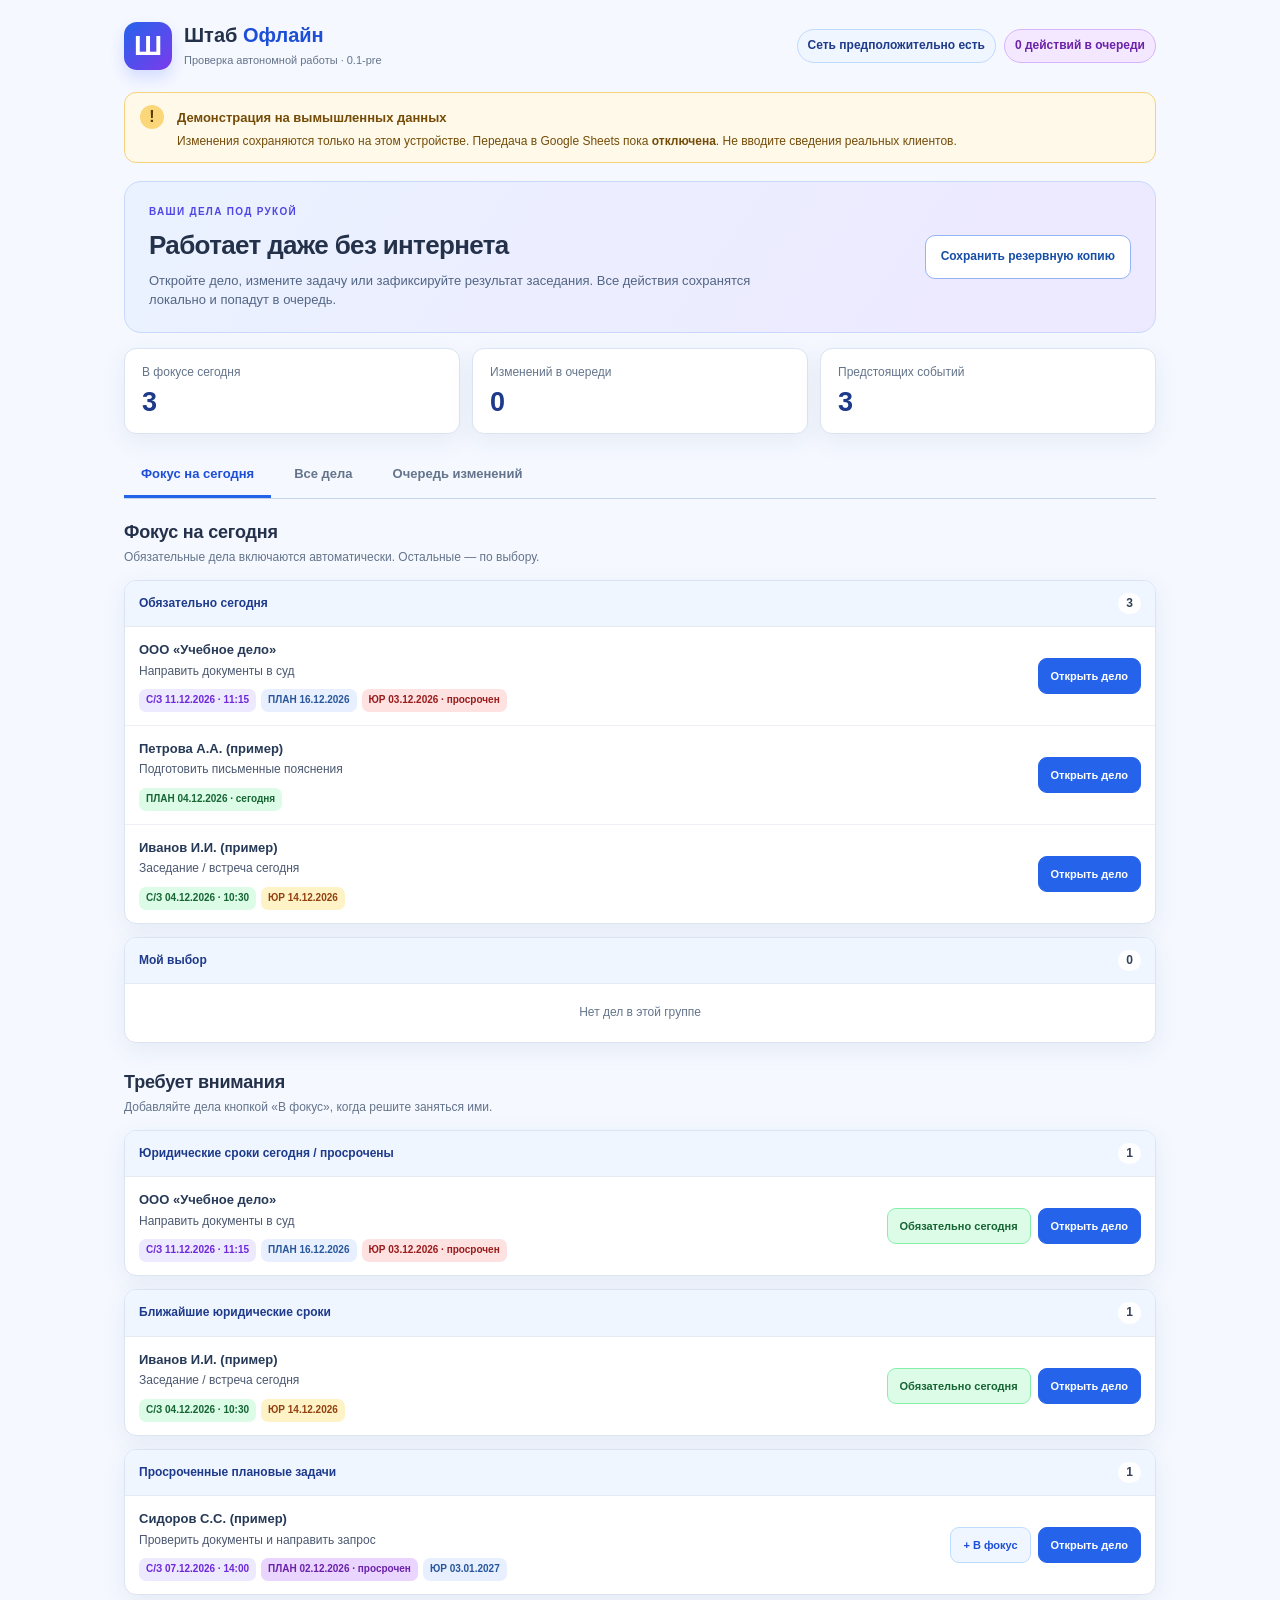
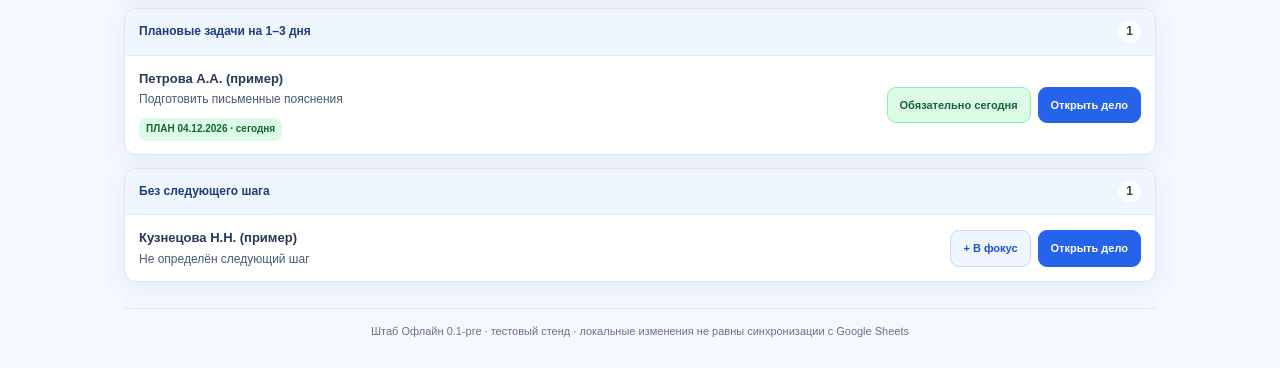
<file: index.html>
<!DOCTYPE html>
<html lang="ru">
<head>
  <meta charset="utf-8">
  <meta name="viewport" content="width=device-width, initial-scale=1, viewport-fit=cover">
  <meta name="theme-color" content="#1d4ed8">
  <meta name="apple-mobile-web-app-capable" content="yes">
  <meta name="apple-mobile-web-app-status-bar-style" content="default">
  <meta name="apple-mobile-web-app-title" content="Штаб Офлайн">
  <meta name="description" content="Безопасный демонстрационный прототип офлайн-работы с делами">
  <link rel="manifest" href="./manifest.webmanifest">
  <link rel="apple-touch-icon" href="./icons/icon-192.png">
  <link rel="icon" href="./icons/icon-192.png" type="image/png">
  <link rel="stylesheet" href="./styles.css">
  <title>Штаб Офлайн — демонстрация</title>
</head>
<body>
  <div class="app-shell">
    <header class="topbar">
      <div class="brand"><span class="brand-icon" aria-hidden="true">Ш</span><div><strong>Штаб <span>Офлайн</span></strong><small>Проверка автономной работы · 0.1-pre</small></div></div>
      <div class="status-row"><span class="status-pill" id="network-status">Проверка сети…</span><span class="status-pill pending" id="queue-chip">0 в очереди</span></div>
    </header>

    <section class="demo-banner" role="note">
      <div class="demo-symbol" aria-hidden="true">!</div>
      <div><strong>Демонстрация на вымышленных данных</strong>
      <p>Изменения сохраняются только на этом устройстве. Передача в Google Sheets пока <b>отключена</b>. Не вводите сведения реальных клиентов.</p></div>
    </section>

    <section class="intro">
      <div><div class="eyebrow">Ваши дела под рукой</div><h1>Работает даже без интернета</h1><p>Откройте дело, измените задачу или зафиксируйте результат заседания. Все действия сохранятся локально и попадут в очередь.</p></div>
      <button class="outline-action" id="export-top" type="button">Сохранить резервную копию</button>
    </section>

    <section class="stats" aria-label="Показатели">
      <div class="stat"><small>В фокусе сегодня</small><strong id="stat-focus">0</strong></div>
      <div class="stat"><small>Изменений в очереди</small><strong id="stat-queue">0</strong></div>
      <div class="stat"><small>Предстоящих событий</small><strong id="stat-events">0</strong></div>
    </section>

    <nav class="tabs" aria-label="Разделы приложения">
      <button class="tab active" data-tab="focus" type="button">Фокус на сегодня</button>
      <button class="tab" data-tab="cases" type="button">Все дела</button>
      <button class="tab" data-tab="queue" type="button">Очередь изменений</button>
    </nav>

    <main>
      <section id="screen-focus" class="screen" aria-label="Фокус на сегодня">
        <div class="section-heading"><div><h2>Фокус на сегодня</h2><p>Обязательные дела включаются автоматически. Остальные — по выбору.</p></div></div>
        <div id="focus-list"></div>
        <div class="section-heading extra-space"><div><h2>Требует внимания</h2><p>Добавляйте дела кнопкой «В фокус», когда решите заняться ими.</p></div></div>
        <div id="attention-list"></div>
      </section>

      <section id="screen-cases" class="screen hidden" aria-label="Все дела">
        <div class="section-heading"><div><h2>Все дела</h2><p>Данные уже сохранены в этом устройстве.</p></div></div>
        <div class="search-box"><label for="case-search">Поиск по клиенту и задаче</label><input id="case-search" type="search" placeholder="Клиент или описание задачи" autocomplete="off"></div>
        <div id="cases-list"></div>
      </section>

      <section id="screen-queue" class="screen hidden" aria-label="Очередь изменений">
        <div class="section-heading"><div><h2>Локальная очередь</h2><p>Действия здесь сохраняются атомарно вместе с делами. Пока сервер синхронизации не подключён, очередь не отправляется.</p></div></div>
        <div class="sync-box"><div class="sync-box-head"><strong>Google Sheets не подключён</strong><span class="sync-badge">Режим испытания</span></div><p>Ни одно изменение не было отправлено в рабочую CRM. Не удаляйте данные приложения, пока очередь нужна.</p><div class="sync-box-actions"><button id="export-queue" class="button secondary" type="button">Экспортировать резервную копию</button><button id="request-persist" class="button subtle" type="button">Защитить локальное хранение</button></div><div id="storage-note" class="tiny-hint"></div></div>
        <div id="queue-list"></div>
        <details class="manage-details"><summary>Резервная копия и сброс демонстрации</summary><p>Можно восстановить ранее сохранённый JSON-архив этого прототипа. Восстановление полностью заменяет локальную демонстрационную базу.</p><div class="manage-row"><label class="import-label" for="import-file">Импортировать копию</label><input id="import-file" type="file" accept="application/json,.json" aria-label="Выбрать файл резервной копии"><button id="reset-demo" class="button danger" type="button">Сбросить демоданные</button></div></details>
      </section>
    </main>

    <footer>Штаб Офлайн 0.1-pre · тестовый стенд · локальные изменения не равны синхронизации с Google Sheets</footer>
  </div>

  <dialog id="edit-dialog" aria-labelledby="dialog-title">
    <form id="edit-form" method="dialog" novalidate>
      <div class="dialog-header"><div><span class="eyebrow">Работа с делом</span><h2 id="dialog-title">Дело</h2></div><button class="close-button" id="close-dialog" type="button" aria-label="Закрыть">×</button></div>
      <div class="dialog-body">
        <div class="field"><label for="edit-task">Текущая узкая задача</label><textarea id="edit-task" rows="3" placeholder="Например: подготовить пояснения"></textarea></div>
        <div class="two-cols"><div class="field"><label for="edit-plan">Плановый срок</label><input type="date" id="edit-plan"></div><div class="field"><label for="edit-legal">Юридический срок</label><input type="date" id="edit-legal"></div></div>
        <div class="field"><label for="edit-legal-basis">Основание юридического срока</label><input id="edit-legal-basis" placeholder="Например: определение суда"></div>
        <div class="event-area"><h3>Заседание / встреча</h3><p id="event-note">Выберите событие для сохранения результата.</p><div class="field"><label for="edit-event-select">Текущее событие</label><select id="edit-event-select"><option value="">Нет предстоящих событий</option></select></div><div id="event-edit-fields"><div class="field"><label for="edit-event-result">Результат заседания</label><textarea id="edit-event-result" rows="2" placeholder="Например: заседание отложено"></textarea></div><p class="form-hint">Следующее заседание создаётся одновременно с записью результата. Если следующая дата неизвестна, оставьте поля пустыми.</p><div class="two-cols"><div class="field"><label for="edit-next-date">Следующее заседание — дата</label><input id="edit-next-date" type="date"></div><div class="field"><label for="edit-next-time">Время</label><input id="edit-next-time" type="time"></div></div><div class="field"><label for="edit-next-place">Место</label><input id="edit-next-place" placeholder="Суд, адрес или онлайн"></div></div></div>
        <div class="field"><label for="edit-note">Комментарий к изменению (необязательно)</label><textarea id="edit-note" rows="2" placeholder="Почему изменён срок или задача"></textarea></div>
        <div id="form-error" class="form-error hidden" role="alert"></div>
      </div>
      <div class="dialog-actions"><button class="button subtle" id="cancel-dialog" type="button">Отмена</button><button class="button primary" id="save-dialog" type="submit">Сохранить на устройстве</button></div>
    </form>
  </dialog>
  <div class="toast hidden" id="toast" role="status" aria-live="polite"></div>
  <script src="./db.js" defer></script>
  <script src="./app.js" defer></script>
</body>
</html>
</file>
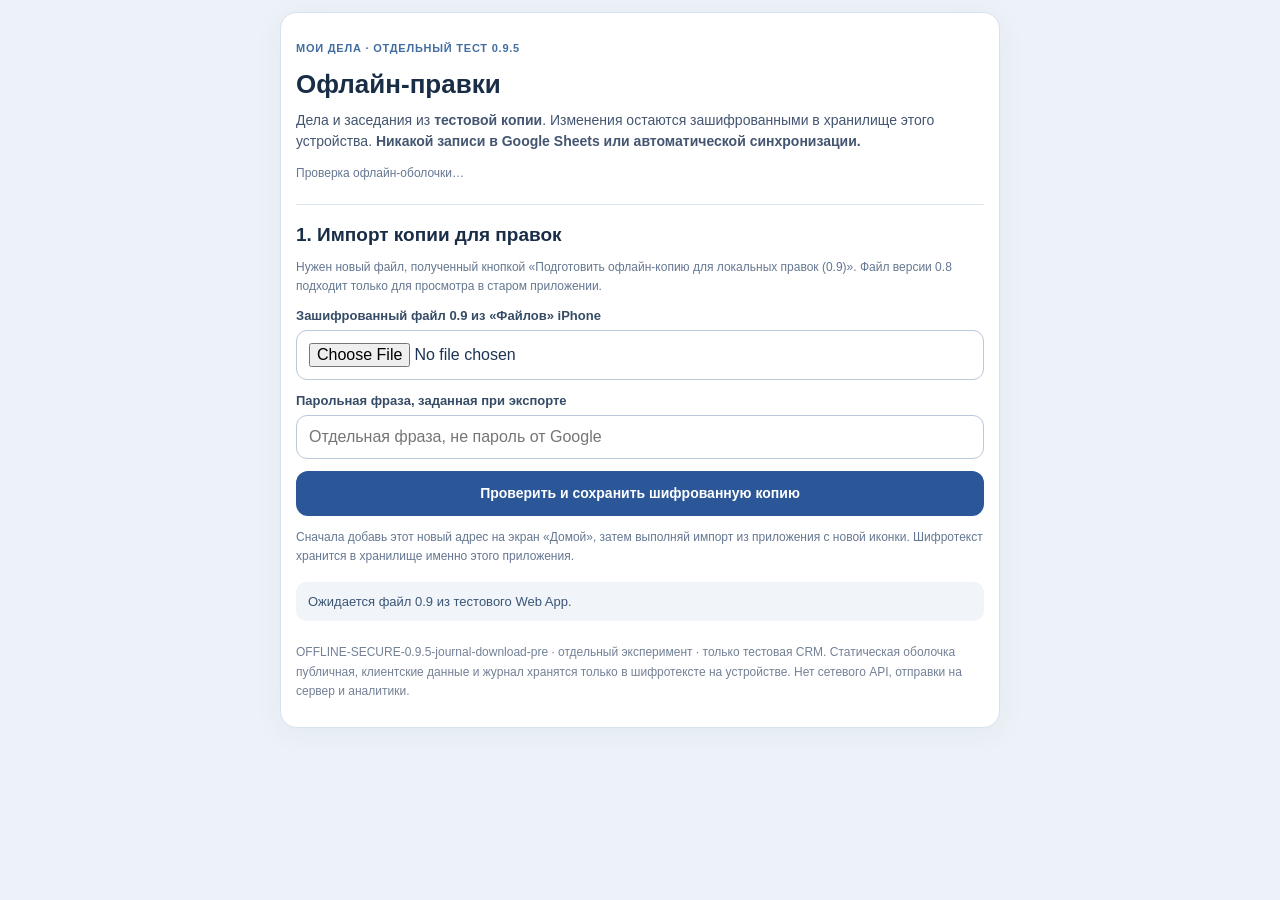
<file: secure-edit-test/index.html>
<!doctype html>
<html lang="ru">
<head>
  <meta charset="utf-8">
  <meta name="viewport" content="width=device-width,initial-scale=1,viewport-fit=cover">
  <meta name="theme-color" content="#18395f">
  <meta name="apple-mobile-web-app-capable" content="yes">
  <meta name="apple-mobile-web-app-title" content="Штаб Правки ТЕСТ">
  <meta name="referrer" content="no-referrer">
  <meta http-equiv="Content-Security-Policy" content="default-src 'self'; script-src 'self'; style-src 'self'; connect-src 'none'; img-src 'self' data:; font-src 'none'; object-src 'none'; frame-src 'none'; worker-src 'self'; base-uri 'none'; form-action 'none'">
  <link rel="manifest" href="./manifest.webmanifest">
  <link rel="stylesheet" href="./styles.css">
  <title>Штаб · Офлайн-правки · ТЕСТ</title>
</head>
<body>
<main>
  <header>
    <p class="eyebrow">Мои дела · отдельный тест 0.9.5</p>
    <h1>Офлайн-правки</h1>
    <p>Дела и заседания из <strong>тестовой копии</strong>. Изменения остаются зашифрованными в хранилище этого устройства. <strong>Никакой записи в Google Sheets или автоматической синхронизации.</strong></p>
    <div id="sw-status" class="small" role="status">Проверка офлайн-оболочки…</div>
  </header>
  <section id="setup">
    <h2>1. Импорт копии для правок</h2>
    <p class="small">Нужен новый файл, полученный кнопкой «Подготовить офлайн-копию для локальных правок (0.9)». Файл версии 0.8 подходит только для просмотра в старом приложении.</p>
    <label for="vault-file">Зашифрованный файл 0.9 из «Файлов» iPhone</label>
    <input id="vault-file" type="file" accept=".json,.shtabvault.json,application/json">
    <label for="import-pass">Парольная фраза, заданная при экспорте</label>
    <input id="import-pass" type="password" autocomplete="off" placeholder="Отдельная фраза, не пароль от Google">
    <button id="import" type="button">Проверить и сохранить шифрованную копию</button>
    <p class="small">Сначала добавь этот новый адрес на экран «Домой», затем выполняй импорт из приложения с новой иконки. Шифротекст хранится в хранилище именно этого приложения.</p>
  </section>
  <section id="unlock-zone" hidden>
    <h2>2. Разблокировать</h2>
    <p id="stored-note" class="small"></p>
    <label for="unlock-pass">Парольная фраза</label>
    <input id="unlock-pass" type="password" autocomplete="off" placeholder="Фраза от офлайн-файла 0.9">
    <button id="unlock" type="button">Открыть офлайн-редактор</button>
    <button id="trust-open-locked" class="secondary" type="button" hidden>Открыть дела и правки без пароля</button>
    <button id="quick-disable-locked" class="ghost" type="button" hidden>Отключить доверие к этому устройству</button>
    <button id="delete" class="danger ghost" type="button">Удалить локальную копию и все её правки</button>
    <p class="small">Храни отдельно исходный зашифрованный файл и резервные копии зашифрованного журнала. При очистке данных iPhone хранилище приложения может исчезнуть.</p>
  </section>
  <section id="viewer" hidden>
    <div class="viewer-head"><h2>Тестовые данные</h2><button id="lock" type="button" class="ghost compact">Заблокировать</button></div>
    <section id="quick-controls">
      <h3>Доступ на доверенном устройстве</h3>
      <p id="quick-status" class="small"></p>
      <p class="small">На <strong>личном телефоне или компьютере</strong> можно один раз ввести фразу и разрешить этому браузеру открывать дела и сохранять локальные правки без дальнейшего ввода. При этом сохраняется неэкспортируемый ключ в хранилище этого сайта. Это <strong>не Google-вход</strong>: Google нужен для получения новой копии на сервере, а офлайн-приложение работает независимо.</p>
      <p class="warning">В режиме полного доверия доступ к разблокированному устройству, браузерному профилю или коду этого сайта может означать доступ и к данным, и к редактированию. Не включай на чужом или общем устройстве. Данные остаются на устройстве; записи в Google Sheets по-прежнему нет.</p>
      <button id="trust-enable" type="button" class="secondary">Разрешить просмотр и правки без пароля на этом устройстве</button>
      <button id="quick-enable" type="button" class="ghost">Вместо этого: только быстрый просмотр (без правок)</button>
      <button id="quick-disable" type="button" class="ghost" hidden>Отключить доступ без пароля</button>
    </section>
    <p id="quick-note" class="warning" hidden>Включён режим только просмотра. Для редактирования требуется исходная парольная фраза. Для полного доверия сначала разблокируй редактирование фразой, затем включи разрешение выше.</p>
    <section id="edit-auth" hidden>
      <h3>Разрешить редактирование</h3>
      <label for="edit-pass">Парольная фраза от снимка 0.9</label>
      <input id="edit-pass" type="password" autocomplete="off" placeholder="Фраза нужна один раз до блокировки">
      <button id="edit-authorize" type="button">Разблокировать редактирование</button>
      <button id="edit-auth-cancel" type="button" class="ghost">Продолжить только просмотр</button>
    </section>
    <div class="stats"><span id="case-count"></span><span id="event-count"></span><span id="draft-count"></span></div>
    <p class="warning">Это снимок на момент экспорта. Правки <strong>НЕ отправляются</strong> в CRM. Юридические сроки остаются только для чтения. Перед будущим применением потребуется сверка исходных значений и разрешение конфликтов.</p>
    <div class="switches"><button id="tab-cases" class="active" type="button">Дела</button><button id="tab-events" type="button">Заседания / встречи</button><button id="tab-drafts" type="button">Мои правки</button></div>
    <label for="query">Поиск по офлайн-копии</label>
    <input id="query" type="search" placeholder="Клиент, задача, заседание" autocomplete="off">
    <div id="page-count" class="small"></div>
    <p class="small" id="tap-hint">Нажми на карточку дела или на кнопку «Изменить задачу и плановый срок». Для дел без строки на листе «Список» доступен только просмотр.</p>
    <div id="records"></div>
    <div class="pages"><button id="prev" class="ghost" type="button">Назад</button><button id="next" class="ghost" type="button">Далее</button></div>
    <section id="journal-tools">
      <h3>Зашифрованный журнал изменений</h3>
      <p class="small">В журнале хранятся исходное значение, новое значение, идентификатор записи и время правки. Он зашифрован той же парольной фразой и привязан к этому снимку. Не содержит команд записи на сервер.</p>
      <button id="backup" type="button" class="secondary">Скачать зашифрованный журнал</button>
      <label for="restore-file">Объединить зашифрованные правки с другого устройства (без удаления текущих)</label>
      <p class="small">Разные поля одного дела объединяются: например, задача с iPhone и плановый срок с компьютера сохранятся вместе. Если изменено одно поле, сохранится значение с более поздней отметкой времени. При одинаковом времени и разных значениях остаётся локальное. Проверь, что дата и время на устройствах выставлены автоматически. Журнал переносится файлом вручную: обмен между устройствами и отправка в Google Sheets пока не реализованы.</p>
      <input id="restore-file" type="file" accept=".json,.shtabchanges.json,application/json">
      <button id="restore" type="button" class="secondary">Автоматически объединить по времени правок</button>
      <button id="clear-drafts" type="button" class="ghost danger">Отменить все локальные правки</button>
    </section>
  </section>
  <section id="editor" hidden>
    <h2 id="edit-title">Локальная правка</h2>
    <p class="warning">Сохраняется только зашифрованный локальный черновик. Исходная CRM и юридический срок не изменяются.</p>
    <div id="case-edit-fields" hidden>
      <label for="edit-task">Текущая узкая задача</label>
      <textarea id="edit-task" rows="4" maxlength="5000" placeholder="Что сделать дальше"></textarea>
      <label for="edit-date">Плановый срок</label>
      <input id="edit-date" type="date">
    </div>
    <div id="event-edit-fields" hidden>
      <label for="edit-result">Результат судебного заседания / встречи</label>
      <textarea id="edit-result" rows="5" maxlength="5000" placeholder="Что произошло, какое действие требуется"></textarea>
    </div>
    <button id="save-edit" type="button">Зашифровать и сохранить правку на iPhone</button>
    <button id="cancel-edit" type="button" class="ghost">Отмена</button>
  </section>
  <div id="status" role="status" class="status" aria-live="polite">Ожидается зашифрованная копия 0.9.</div>
  <footer>OFFLINE-SECURE-0.9.5-journal-download-pre · отдельный эксперимент · только тестовая CRM. Статическая оболочка публичная, клиентские данные и журнал хранятся только в шифротексте на устройстве. Нет сетевого API, отправки на сервер и аналитики.</footer>
</main>
<script src="./app.js" defer></script>
</body>
</html>
</file>
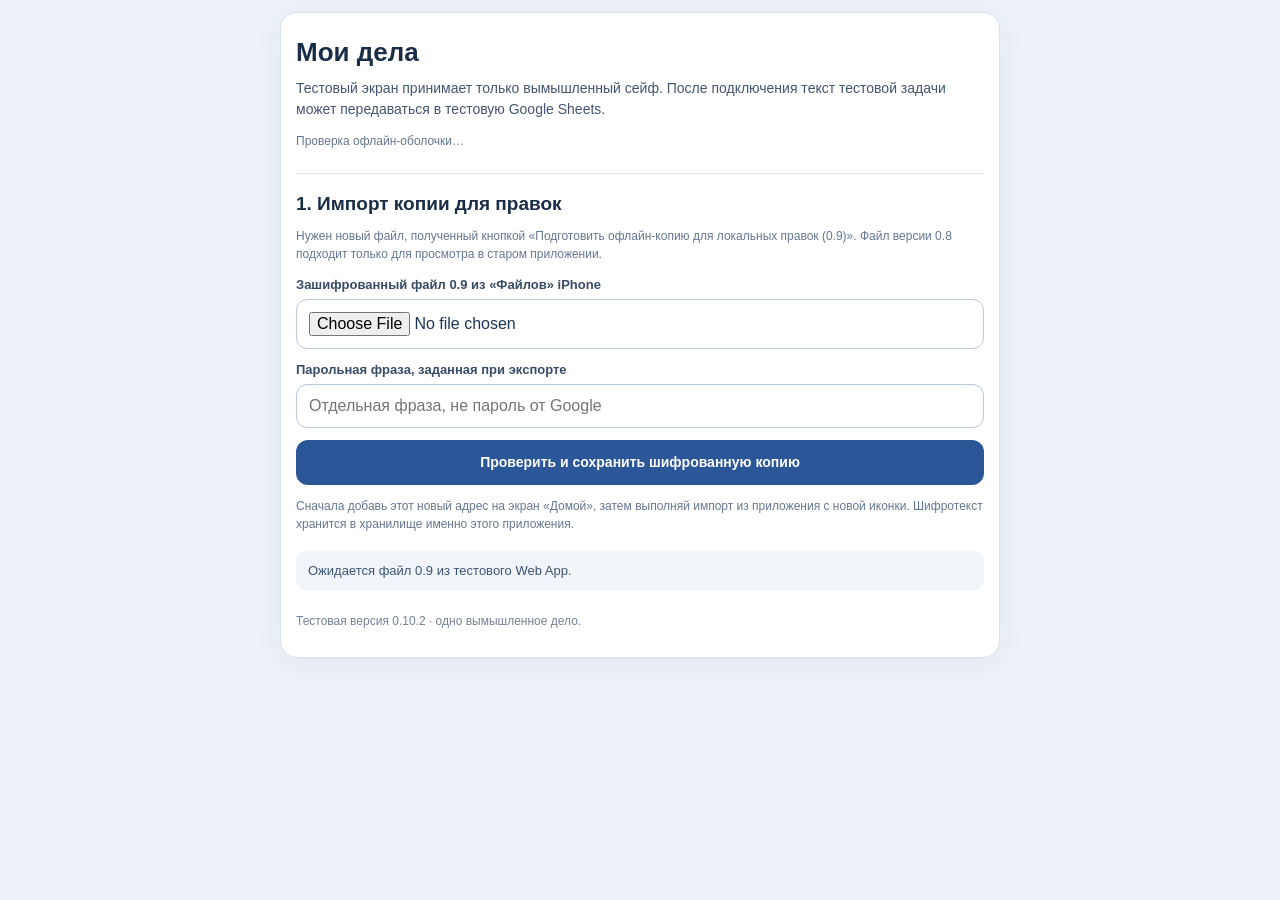
<file: secure-sync-synthetic/index.html>
<!doctype html>
<html lang="ru">
<head>
  <meta charset="utf-8">
  <meta name="viewport" content="width=device-width,initial-scale=1,viewport-fit=cover">
  <meta name="theme-color" content="#18395f">
  <meta name="apple-mobile-web-app-capable" content="yes">
  <meta name="apple-mobile-web-app-title" content="Штаб Правки ТЕСТ">
  <meta name="referrer" content="no-referrer">
  <meta http-equiv="Content-Security-Policy" content="default-src 'self'; script-src 'self'; style-src 'self'; connect-src 'none'; img-src 'self' data:; font-src 'none'; object-src 'none'; frame-src 'none'; worker-src 'self'; base-uri 'none'; form-action 'none'">
  <link rel="manifest" href="./manifest.webmanifest">
  <link rel="stylesheet" href="./styles.css">
  <title>Штаб · Офлайн-правки · ТЕСТ</title>
</head>
<body>
<main>
  <header>
    <h1>Мои дела</h1>
    <p>Тестовый экран принимает только вымышленный сейф. После подключения текст тестовой задачи может передаваться в тестовую Google Sheets.</p>
    <div id="sw-status" class="small" role="status">Проверка офлайн-оболочки…</div>
  </header>
  <section id="setup">
    <h2>1. Импорт копии для правок</h2>
    <p class="small">Нужен новый файл, полученный кнопкой «Подготовить офлайн-копию для локальных правок (0.9)». Файл версии 0.8 подходит только для просмотра в старом приложении.</p>
    <label for="vault-file">Зашифрованный файл 0.9 из «Файлов» iPhone</label>
    <input id="vault-file" type="file" accept=".json,.shtabvault.json,application/json">
    <label for="import-pass">Парольная фраза, заданная при экспорте</label>
    <input id="import-pass" type="password" autocomplete="off" placeholder="Отдельная фраза, не пароль от Google">
    <button id="import" type="button">Проверить и сохранить шифрованную копию</button>
    <p class="small">Сначала добавь этот новый адрес на экран «Домой», затем выполняй импорт из приложения с новой иконки. Шифротекст хранится в хранилище именно этого приложения.</p>
  </section>
  <section id="unlock-zone" hidden>
    <h2>2. Разблокировать</h2>
    <p id="stored-note" class="small"></p>
    <label for="unlock-pass">Парольная фраза</label>
    <input id="unlock-pass" type="password" autocomplete="off" placeholder="Фраза от офлайн-файла 0.9">
    <button id="unlock" type="button">Открыть офлайн-редактор</button>
    <button id="trust-open-locked" class="secondary" type="button" hidden>Открыть дела и правки без пароля</button>
    <button id="quick-disable-locked" class="ghost" type="button" hidden>Отключить доверие к этому устройству</button>
    <button id="delete" class="danger ghost" type="button">Удалить локальную копию и все её правки</button>
    <p class="small">Храни отдельно исходный зашифрованный файл и резервные копии зашифрованного журнала. При очистке данных iPhone хранилище приложения может исчезнуть.</p>
  </section>
  <section id="viewer" hidden>
    <div class="viewer-head"><h2>Тестовые данные</h2><button id="lock" type="button" class="ghost compact">Заблокировать</button></div>
    <section class="sync-card" aria-labelledby="sync-title">
      <div>
        <h3 id="sync-title">Синхронизация</h3>
        <p id="sync-status" role="status">Подключение не установлено.</p>
      </div>
      <div class="sync-actions">
        <button id="sync-connect" type="button" class="secondary">Подключить Google</button>
        <button id="sync-now" type="button" class="secondary" hidden>Синхронизировать</button>
      </div>
    </section>
    <section id="quick-controls">
      <h3>Доступ на доверенном устройстве</h3>
      <p id="quick-status" class="small"></p>
      <p class="small">На <strong>личном телефоне или компьютере</strong> можно один раз ввести фразу и разрешить этому браузеру открывать дела и сохранять локальные правки без дальнейшего ввода. При этом сохраняется неэкспортируемый ключ в хранилище этого сайта. Это <strong>не Google-вход</strong>: Google нужен для получения новой копии на сервере, а офлайн-приложение работает независимо.</p>
      <p class="warning">В режиме полного доверия доступ к разблокированному устройству, браузерному профилю или коду этого сайта может означать доступ и к данным, и к редактированию. Не включай на чужом или общем устройстве. Данные остаются на устройстве; записи в Google Sheets по-прежнему нет.</p>
      <button id="trust-enable" type="button" class="secondary">Разрешить просмотр и правки без пароля на этом устройстве</button>
      <button id="quick-enable" type="button" class="ghost">Вместо этого: только быстрый просмотр (без правок)</button>
      <button id="quick-disable" type="button" class="ghost" hidden>Отключить доступ без пароля</button>
    </section>
    <p id="quick-note" class="warning" hidden>Включён режим только просмотра. Для редактирования требуется исходная парольная фраза. Для полного доверия сначала разблокируй редактирование фразой, затем включи разрешение выше.</p>
    <section id="edit-auth" hidden>
      <h3>Разрешить редактирование</h3>
      <label for="edit-pass">Парольная фраза от снимка 0.9</label>
      <input id="edit-pass" type="password" autocomplete="off" placeholder="Фраза нужна один раз до блокировки">
      <button id="edit-authorize" type="button">Разблокировать редактирование</button>
      <button id="edit-auth-cancel" type="button" class="ghost">Продолжить только просмотр</button>
    </section>
    <div class="stats"><span id="case-count"></span><span id="event-count"></span><span id="draft-count"></span></div>
    <p class="warning">При подключении передаётся только текст вымышленной задачи. Принятые правки сохраняются в зашифрованном журнале устройства.</p>
    <div class="switches"><button id="tab-cases" class="active" type="button">Дела</button><button id="tab-events" type="button">Заседания / встречи</button><button id="tab-drafts" type="button">Мои правки</button></div>
    <label for="query">Поиск по офлайн-копии</label>
    <input id="query" type="search" placeholder="Клиент, задача, заседание" autocomplete="off">
    <div id="page-count" class="small"></div>
    <p class="small" id="tap-hint">Нажми на карточку дела или на кнопку «Изменить задачу и плановый срок». Для дел без строки на листе «Список» доступен только просмотр.</p>
    <div id="records"></div>
    <div class="pages"><button id="prev" class="ghost" type="button">Назад</button><button id="next" class="ghost" type="button">Далее</button></div>
    <details id="journal-tools" class="backup-tools">
      <summary>Резервная копия и перенос файла</summary>
      <p class="small">В журнале хранятся исходное значение, новое значение, идентификатор записи и время правки. Он зашифрован той же парольной фразой и привязан к этому снимку. Не содержит команд записи на сервер.</p>
      <button id="backup" type="button" class="secondary">Скачать зашифрованный журнал</button>
      <label for="restore-file">Объединить зашифрованные правки с другого устройства (без удаления текущих)</label>
      <p class="small">Разные поля одного дела объединяются: например, задача с iPhone и плановый срок с компьютера сохранятся вместе. Если изменено одно поле, сохранится значение с более поздней отметкой времени. При одинаковом времени и разных значениях остаётся локальное. Проверь, что дата и время на устройствах выставлены автоматически. Журнал переносится файлом вручную: обмен между устройствами и отправка в Google Sheets пока не реализованы.</p>
      <input id="restore-file" type="file" accept=".json,.shtabchanges.json,application/json">
      <button id="restore" type="button" class="secondary">Автоматически объединить по времени правок</button>
      <button id="clear-drafts" type="button" class="ghost danger">Отменить все локальные правки</button>
    </details>
  </section>
  <section id="editor" hidden>
    <h2 id="edit-title">Локальная правка</h2>
    <div id="case-edit-fields" hidden>
      <label for="edit-task">Текущая узкая задача</label>
      <textarea id="edit-task" rows="4" maxlength="5000" placeholder="Что сделать дальше"></textarea>
      <label for="edit-date">Плановый срок</label>
      <input id="edit-date" type="date">
    </div>
    <div id="event-edit-fields" hidden>
      <label for="edit-result">Результат судебного заседания / встречи</label>
      <textarea id="edit-result" rows="5" maxlength="5000" placeholder="Что произошло, какое действие требуется"></textarea>
    </div>
    <button id="save-edit" type="button">Сохранить правку</button>
    <button id="cancel-edit" type="button" class="ghost">Отмена</button>
  </section>
  <div id="status" role="status" class="status" aria-live="polite">Ожидается зашифрованная копия 0.9.</div>
  <footer>Тестовая версия 0.10.2 · одно вымышленное дело.</footer>
</main>
<script src="./sync-client.js" defer></script>
<script src="./app.js" defer></script>
</body>
</html>
</file>
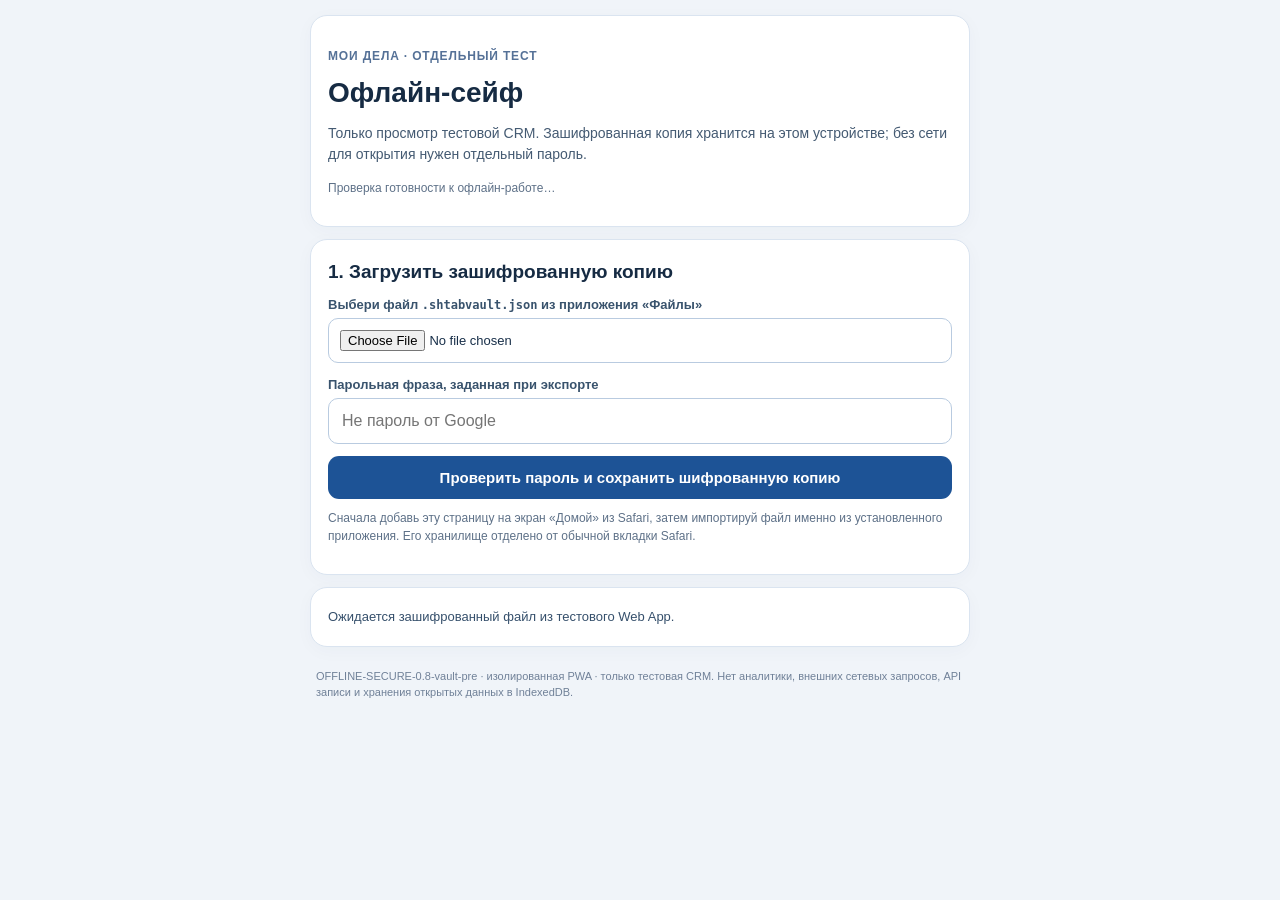
<file: secure-test/index.html>
<!doctype html>
<html lang="ru">
<head>
  <meta charset="utf-8">
  <meta name="viewport" content="width=device-width,initial-scale=1,viewport-fit=cover">
  <meta name="theme-color" content="#174781">
  <meta name="apple-mobile-web-app-capable" content="yes">
  <meta name="apple-mobile-web-app-title" content="Штаб Сейф ТЕСТ">
  <meta name="referrer" content="no-referrer">
  <meta http-equiv="Content-Security-Policy" content="default-src 'self'; script-src 'self'; style-src 'self'; connect-src 'none'; img-src 'self' data:; font-src 'none'; object-src 'none'; frame-src 'none'; worker-src 'self'; base-uri 'none'; form-action 'none'">
  <link rel="manifest" href="./manifest.webmanifest">
  <link rel="stylesheet" href="./styles.css">
  <title>Штаб · Офлайн-сейф · ТЕСТ</title>
</head>
<body>
<main>
  <header>
    <p class="eyebrow">Мои дела · отдельный тест</p>
    <h1>Офлайн-сейф</h1>
    <p>Только просмотр тестовой CRM. Зашифрованная копия хранится на этом устройстве; без сети для открытия нужен отдельный пароль.</p>
    <div id="sw-status" class="small" role="status">Проверка готовности к офлайн-работе…</div>
  </header>

  <section id="setup">
    <h2>1. Загрузить зашифрованную копию</h2>
    <label for="vault-file">Выбери файл <code>.shtabvault.json</code> из приложения «Файлы»</label>
    <input id="vault-file" type="file" accept=".json,.shtabvault.json,application/json">
    <label for="import-pass">Парольная фраза, заданная при экспорте</label>
    <input id="import-pass" type="password" autocomplete="off" placeholder="Не пароль от Google">
    <button id="import" type="button">Проверить пароль и сохранить шифрованную копию</button>
    <p class="small">Сначала добавь эту страницу на экран «Домой» из Safari, затем импортируй файл именно из установленного приложения. Его хранилище отделено от обычной вкладки Safari.</p>
  </section>

  <section id="unlock-zone" hidden>
    <h2>2. Разблокировать данные</h2>
    <p id="stored-note" class="small"></p>
    <label for="unlock-pass">Парольная фраза</label>
    <input id="unlock-pass" type="password" autocomplete="off" placeholder="Пароль от офлайн-копии">
    <button id="unlock" type="button">Открыть дела без интернета</button>
    <button id="delete" class="danger ghost" type="button">Удалить офлайн-копию с устройства</button>
    <p class="small">Если пароль утерян, восстановить данные из шифротекста нельзя. Сохрани зашифрованный файл в «Файлах» отдельно.</p>
  </section>

  <section id="viewer" hidden>
    <div class="viewer-top"><h2>Тестовые данные</h2><button id="lock" class="ghost compact" type="button">Заблокировать</button></div>
    <div class="stats"><span id="case-count"></span><span id="event-count"></span></div>
    <div class="switches"><button id="tab-cases" class="active" type="button">Дела</button><button id="tab-events" type="button">События</button></div>
    <label for="query">Поиск по загруженной копии</label>
    <input id="query" type="search" placeholder="Клиент, задача, заседание" autocomplete="off">
    <div id="page-count" class="small"></div>
    <div id="records"></div>
    <div class="pages"><button id="prev" class="ghost" type="button">Назад</button><button id="next" class="ghost" type="button">Далее</button></div>
    <p class="warning">Офлайн-копия может устареть. Для актуальных сроков сверяйся с основной CRM. Запись и синхронизация отключены.</p>
  </section>
  <div id="status" role="status" class="status" aria-live="polite">Данные не загружены.</div>
  <footer>OFFLINE-SECURE-0.8-vault-pre · изолированная PWA · только тестовая CRM. Нет аналитики, внешних сетевых запросов, API записи и хранения открытых данных в IndexedDB.</footer>
</main>
<script src="./app.js" defer></script>
</body>
</html>
</file>
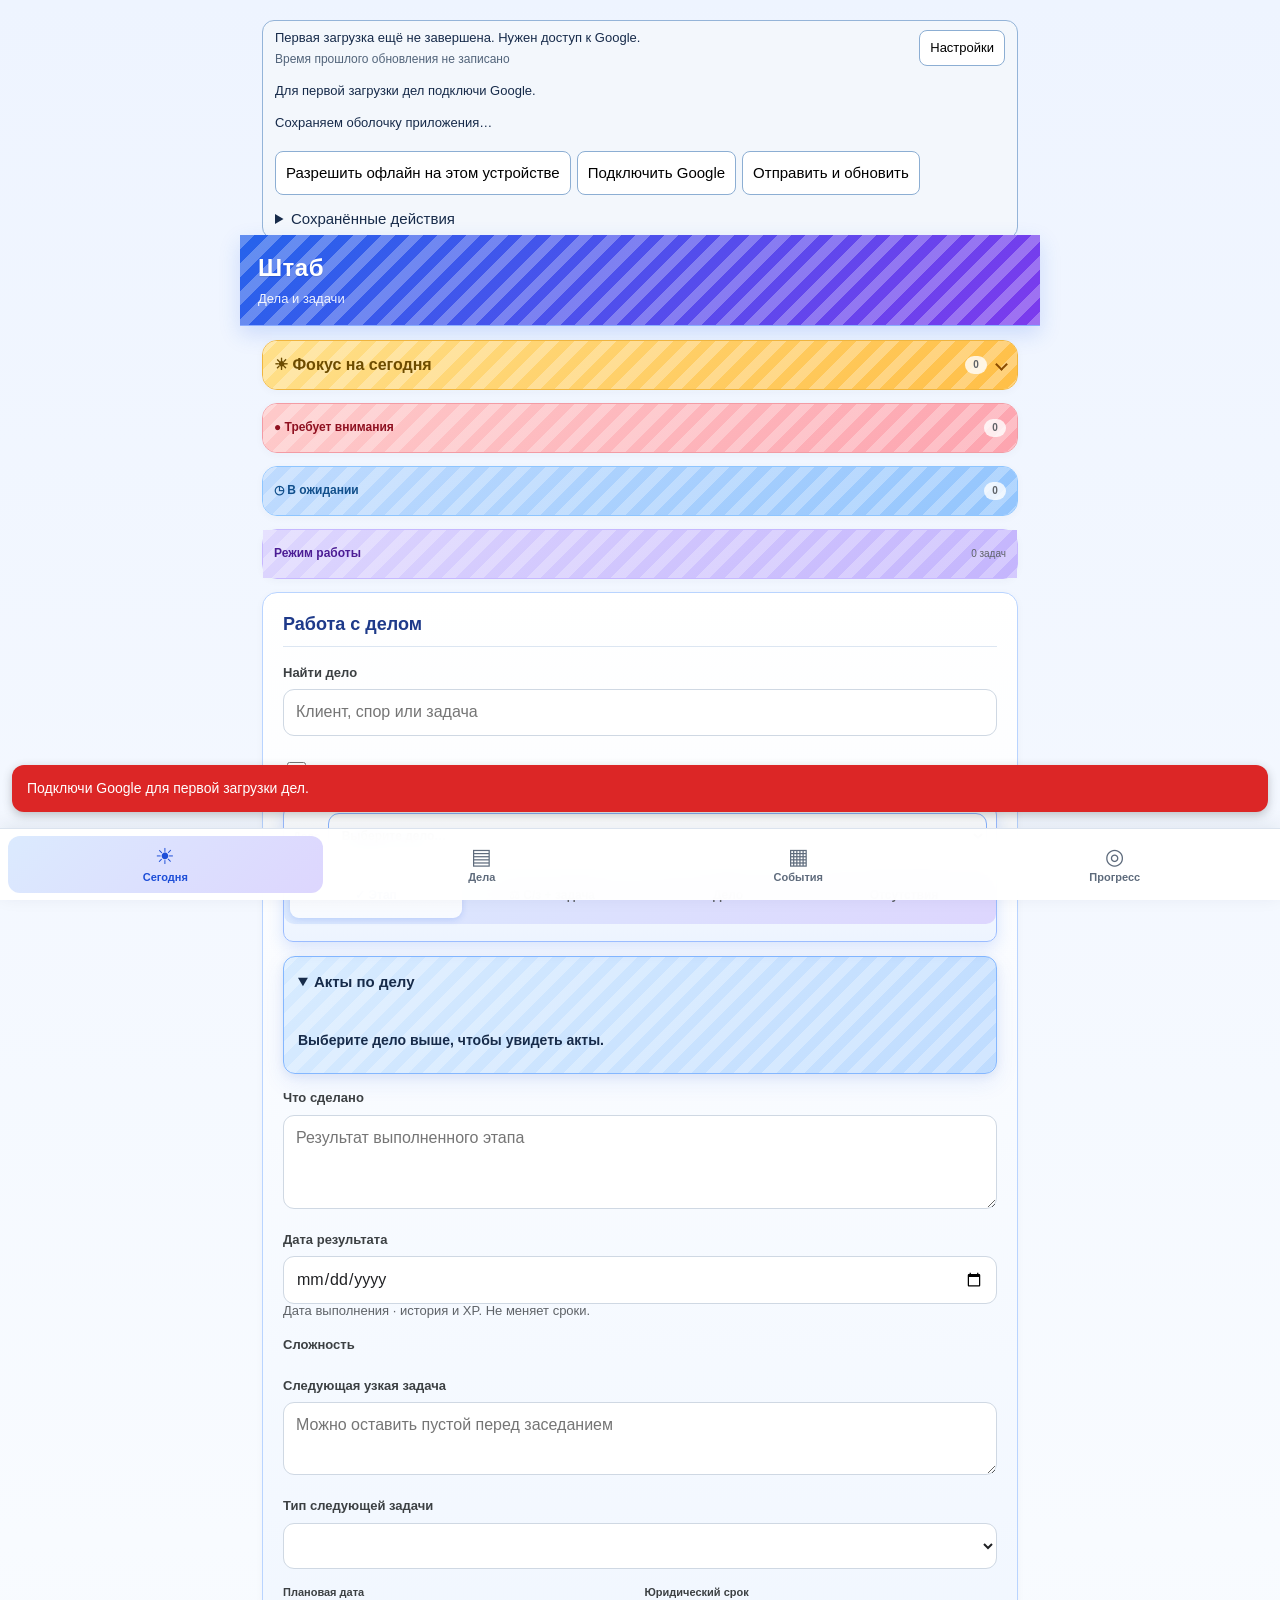
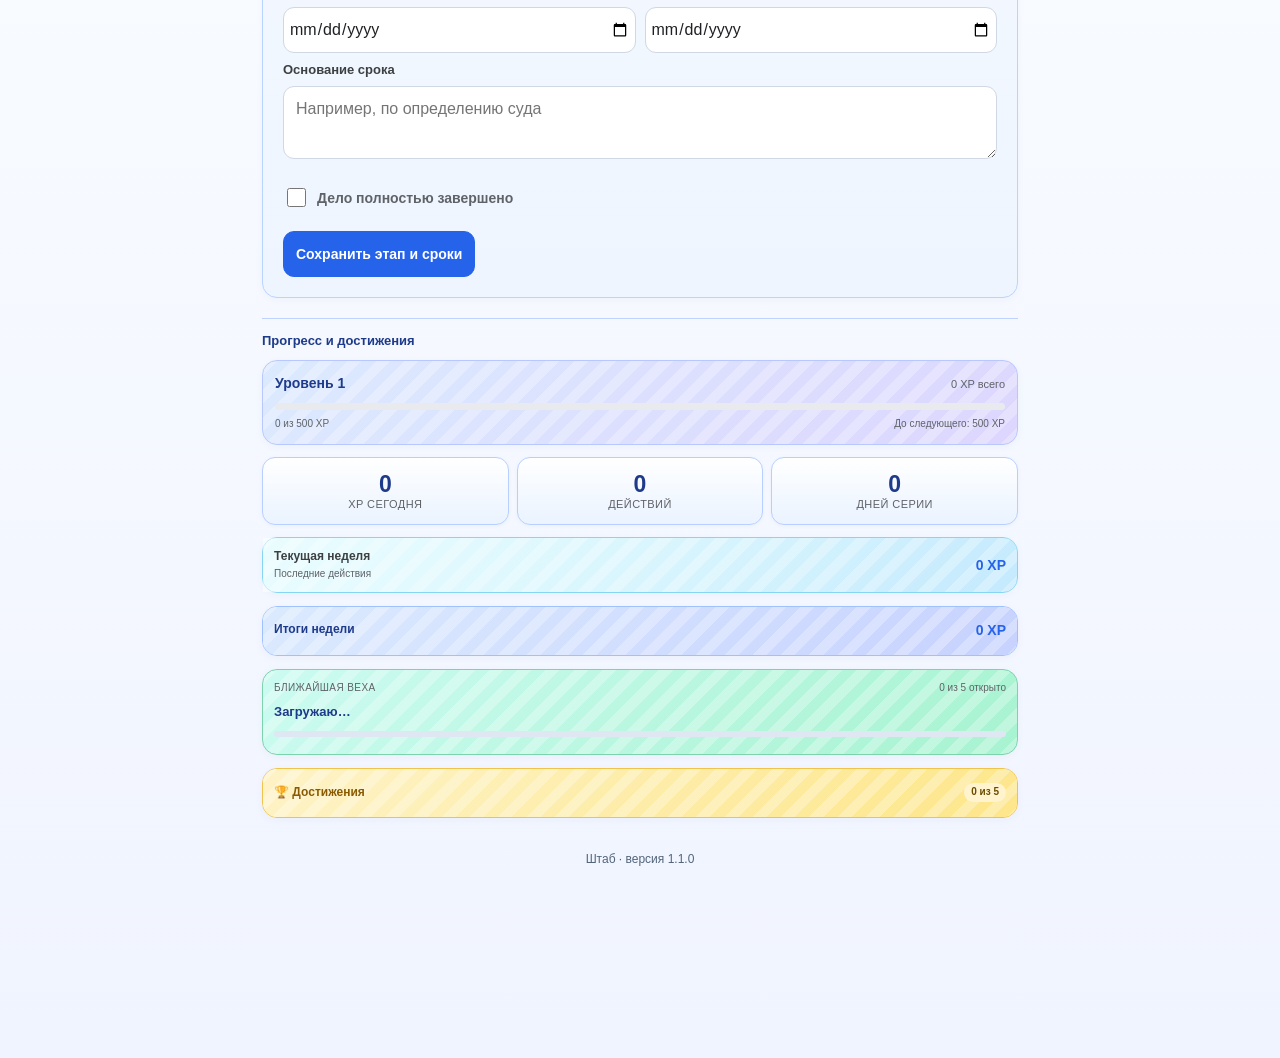
<file: shtab/index.html>
<!DOCTYPE html>
<!-- FOCUS-PRIORITY-1.3.2-pre (18.11.2026): шрифты «Требует внимания» приведены к «Фокусу на сегодня»; ядро без изменений. -->
<html lang="ru">
<head><meta http-equiv="Content-Security-Policy" content="default-src 'self'; script-src 'self' 'unsafe-inline'; style-src 'self' 'unsafe-inline'; connect-src 'self'; img-src 'self' data:; object-src 'none'; base-uri 'none'; frame-src 'none'">
  <base target="_top">
  <meta charset="utf-8">
<meta name="viewport" content="width=device-width, initial-scale=1, viewport-fit=cover">
<meta name="apple-mobile-web-app-capable" content="yes">
<meta name="apple-mobile-web-app-title" content="Штаб">
  <style>
    :root {
      --blue: #2563eb;
      --blue-soft: #dbeafe;
      --navy: #1e3a8a;
      --green: #0f9f61;
      --red: #dc2626;
      --text: #202124;
      --muted: #5f6368;
      --line: #cfd8e3;
      --panel: #f3f6ff;
      --white: #fff;
      --radius: 12px;
      --shadow: 0 8px 22px rgba(37, 99, 235, .10),
        0 2px 10px rgba(30, 58, 138, .08);
      --grad-hero: linear-gradient(135deg, #2563eb 0%, #7c3aed 100%);
      --grad-focus: linear-gradient(135deg, #ffe08a 0%, #ffbf47 100%);
      --grad-attention: linear-gradient(135deg, #fecaca 0%, #fda4af 100%);
      --grad-waiting: linear-gradient(135deg, #bfdbfe 0%, #93c5fd 100%);
      --grad-mode: linear-gradient(135deg, #ddd6fe 0%, #c4b5fd 100%);
      --grad-workspace: linear-gradient(180deg, #ffffff 0%, #eef5ff 100%);
      --grad-case: linear-gradient(135deg, #d9f0ff 0%, #c5e4ff 100%);
      --grad-acts: linear-gradient(135deg, #d7ebff 0%, #bfdcff 100%);
      --grad-event: linear-gradient(135deg, #d9e9ff 0%, #c6dbff 100%);
      --grad-task: linear-gradient(135deg, #dcfce7 0%, #bbf7d0 100%);
      --grad-level: linear-gradient(135deg, #dbeafe 0%, #ddd6fe 100%);
      --grad-week: linear-gradient(135deg, #cffafe 0%, #bae6fd 100%);
      --grad-milestone: linear-gradient(135deg, #ccfbf1 0%, #a7f3d0 100%);
      --grad-achieve: linear-gradient(135deg, #fef3c7 0%, #fde68a 100%);
      --pattern-light: repeating-linear-gradient(135deg, rgba(255,255,255,.28) 0 10px, rgba(255,255,255,0) 10px 20px);
    }

    * { box-sizing: border-box; }

    body {
      margin: 0;
      color: var(--text);
      background: var(--white);
      font: 13px/1.45 Arial, sans-serif;
    }

    .app { padding: 14px; }

    .hero {
      margin: -14px -14px 14px;
      padding: 16px 14px 13px;
      background: var(--pattern-light), var(--grad-hero);
      border-bottom: 1px solid #7aa2ff;
      box-shadow: 0 8px 18px rgba(37, 99, 235, .18);
    }

    .hero h1 {
      margin: 0;
      color: #fff;
      font-size: 19px;
      letter-spacing: .02em;
      text-shadow: 0 1px 1px rgba(0,0,0,.12);
    }

    .hero p {
      margin: 4px 0 0;
      color: rgba(255,255,255,.92);
      font-size: 12px;
    }

    .summary {
      display: grid;
      grid-template-columns: repeat(3, 1fr);
      gap: 8px;
      margin-bottom: 14px;
    }

    .metric {
      padding: 10px 8px;
      text-align: center;
      background: linear-gradient(180deg, #ffffff 0%, #edf4ff 100%);
      border: 1px solid #b8d0ff;
      border-radius: 10px;
      box-shadow: inset 0 1px 0 rgba(255,255,255,.7);
    }

    .metric-value {
      color: var(--navy);
      font-size: 18px;
      font-weight: 700;
    }

    .level-card {
      margin-bottom: 14px;
      padding: 12px;
      background: var(--pattern-light), var(--grad-level);
      border: 1px solid #b8c8ff;
      border-radius: var(--radius);
      box-shadow: var(--shadow);
    }

    .level-head,
    .level-foot {
      display: flex;
      align-items: baseline;
      justify-content: space-between;
      gap: 10px;
    }

    .level-title {
      color: var(--navy);
      font-size: 14px;
      font-weight: 700;
    }

    .level-total {
      color: var(--muted);
      font-size: 11px;
    }

    .progress-track {
      height: 7px;
      margin: 9px 0 7px;
      overflow: hidden;
      background: #e8eaed;
      border-radius: 999px;
    }

    .progress-bar {
      width: 0;
      height: 100%;
      background: var(--blue);
      border-radius: inherit;
      transition: width .25s ease;
    }

    .level-foot {
      color: var(--muted);
      font-size: 10px;
    }

    .fixed-reward {
      margin: -2px 0 12px;
      padding: 9px 10px;
      color: #0b6b45;
      background: linear-gradient(135deg, #d1fae5 0%, #a7f3d0 100%);
      border: 1px solid #6ee7b7;
      border-radius: 9px;
      font-size: 11px;
      font-weight: 600;
    }

    .follow-up-card {
      margin: 13px 0;
      padding: 11px;
      background: var(--pattern-light), linear-gradient(135deg, #eef6ff 0%, #dbeafe 100%);
      border: 1px solid #9ec5ff;
      border-radius: 10px;
      box-shadow: inset 0 1px 0 rgba(255,255,255,.75);
    }

    .follow-up-title {
      color: var(--navy);
      font-size: 12px;
      font-weight: 700;
    }

    .follow-up-hint {
      margin: 3px 0 10px;
      color: var(--muted);
      font-size: 10px;
    }

    .week-card {
      margin-bottom: 14px;
      background: var(--pattern-light), var(--grad-week);
      border: 1px solid #86d5f5;
      border-radius: var(--radius);
      box-shadow: var(--shadow);
    }

    .week-card summary {
      display: flex;
      align-items: center;
      justify-content: space-between;
      gap: 10px;
      padding: 10px 11px;
      cursor: pointer;
      list-style: none;
    }

    .week-card summary::-webkit-details-marker { display: none; }

    .week-heading {
      color: #3c4043;
      font-size: 12px;
      font-weight: 700;
    }

    .week-caption {
      display: block;
      margin-top: 1px;
      color: var(--muted);
      font-size: 10px;
      font-weight: 400;
    }

    .week-xp {
      color: var(--blue);
      font-size: 14px;
      font-weight: 700;
      white-space: nowrap;
    }

    .recent-list {
      border-top: 1px solid #eceff1;
    }

    .recent-item {
      padding: 9px 11px;
      border-bottom: 1px solid #f1f3f4;
    }

    .recent-item:last-child { border-bottom: 0; }

    .recent-head {
      display: flex;
      justify-content: space-between;
      gap: 8px;
      color: var(--muted);
      font-size: 10px;
    }

    .recent-xp {
      color: var(--green);
      font-weight: 700;
      white-space: nowrap;
    }

    .recent-result {
      margin-top: 3px;
      color: #3c4043;
      font-size: 11px;
      line-height: 1.35;
      overflow-wrap: anywhere;
    }

    .recent-client {
      margin-top: 2px;
      color: var(--muted);
      font-size: 10px;
      overflow-wrap: anywhere;
    }

    .milestone-card {
      margin-bottom: 14px;
      padding: 11px;
      background: var(--pattern-light), var(--grad-milestone);
      border: 1px solid #7dd3ae;
      border-radius: var(--radius);
      box-shadow: var(--shadow);
    }

    .milestone-head {
      display: flex;
      align-items: baseline;
      justify-content: space-between;
      gap: 10px;
      color: var(--muted);
      font-size: 10px;
      text-transform: uppercase;
      letter-spacing: .04em;
    }

    .milestone-count {
      text-transform: none;
      letter-spacing: 0;
    }

    .milestone-title {
      margin-top: 5px;
      color: var(--navy);
      font-size: 13px;
      font-weight: 700;
    }

    .milestone-description {
      margin-top: 2px;
      color: var(--muted);
      font-size: 11px;
    }

    .milestone-track {
      height: 6px;
      margin: 9px 0 6px;
      overflow: hidden;
      background: #dfe7f3;
      border-radius: 999px;
    }

    .milestone-bar {
      width: 0;
      height: 100%;
      background: #5f8fca;
      border-radius: inherit;
      transition: width .25s ease;
    }

    .milestone-foot {
      display: flex;
      justify-content: space-between;
      gap: 8px;
      color: var(--muted);
      font-size: 10px;
    }

    .achievements-card {
      margin-bottom: 14px;
      overflow: hidden;
      background: linear-gradient(180deg, #fffdf4 0%, #fff7db 100%);
      border: 1px solid #f0c34c;
      border-radius: var(--radius);
      box-shadow: var(--shadow);
    }

    .achievements-card summary {
      display: flex;
      align-items: center;
      justify-content: space-between;
      gap: 10px;
      padding: 10px 11px;
      color: #6d4c00;
      cursor: pointer;
      list-style: none;
      font-size: 12px;
      font-weight: 700;
    }

    .achievements-card summary::-webkit-details-marker { display: none; }

    .achievement-count {
      padding: 2px 7px;
      color: #6d4c00;
      background: #fff4ce;
      border-radius: 999px;
      font-size: 10px;
    }

    .achievement-grid {
      display: grid;
      grid-template-columns: repeat(2, 1fr);
      gap: 7px;
      padding: 9px;
      background: #fffdf7;
      border-top: 1px solid #f3e8c5;
    }

    .achievement-item {
      min-width: 0;
      padding: 9px;
      background: var(--white);
      border: 1px solid #eceff1;
      border-radius: 10px;
    }

    .achievement-item:last-child:nth-child(odd) { grid-column: 1 / -1; }

    .achievement-item.unlocked {
      background: linear-gradient(145deg, #fffdf7, #fff8df);
      border-color: #ead18a;
      box-shadow: 0 1px 4px rgba(138, 75, 0, .08);
    }

    .achievement-icon {
      display: flex;
      align-items: center;
      justify-content: center;
      width: 30px;
      height: 30px;
      margin-bottom: 6px;
      background: var(--panel);
      border-radius: 50%;
      font-size: 16px;
      filter: grayscale(1);
      opacity: .48;
    }

    .achievement-item.unlocked .achievement-icon {
      background: #fff0bd;
      filter: none;
      opacity: 1;
    }

    .achievement-title {
      color: #3c4043;
      font-size: 11px;
      font-weight: 700;
    }

    .achievement-description {
      min-height: 25px;
      margin-top: 2px;
      color: var(--muted);
      font-size: 9px;
      line-height: 1.3;
    }

    .achievement-track {
      height: 4px;
      margin: 7px 0 5px;
      overflow: hidden;
      background: #e8eaed;
      border-radius: 999px;
    }

    .achievement-bar {
      height: 100%;
      background: #9aa0a6;
      border-radius: inherit;
    }

    .achievement-item.unlocked .achievement-bar { background: #f9ab00; }

    .achievement-foot {
      display: flex;
      justify-content: space-between;
      gap: 5px;
      color: var(--muted);
      font-size: 8px;
    }

    .achievement-status {
      overflow: hidden;
      text-overflow: ellipsis;
      white-space: nowrap;
    }

    .focus-card {
      margin-bottom: 14px;
      overflow: hidden;
      background: #fffdf7;
      border: 1px solid #f3dfaa;
      border-radius: var(--radius);
      box-shadow: var(--shadow);
    }

    .focus-head {
      display: flex;
      align-items: flex-start;
      justify-content: space-between;
      gap: 10px;
      padding: 11px;
      background: #fff9e8;
      cursor: pointer;
      list-style: none;
    }

    .focus-head::-webkit-details-marker { display: none; }
    .focus-head::marker { content: ''; }
    .focus-card[open] > .focus-head { border-bottom: 1px solid #f5e7bd; }

    .focus-head::after {
      flex: 0 0 auto;
      align-self: center;
      width: 7px;
      height: 7px;
      border-right: 2px solid #8a4b00;
      border-bottom: 2px solid #8a4b00;
      content: '';
      transform: rotate(45deg);
      transition: transform .15s ease;
    }

    .focus-card[open] > .focus-head::after {
      transform: rotate(225deg);
    }

    .focus-title {
      color: #6d4c00;
      font-size: 13px;
      font-weight: 700;
    }

    .focus-caption {
      margin-top: 2px;
      color: var(--muted);
      font-size: 10px;
    }

    .focus-score {
      flex: 0 0 auto;
      color: #8a4b00;
      text-align: right;
      font-size: 10px;
      font-weight: 700;
    }

    .focus-list { background: var(--white); }

    .focus-item {
      position: relative;
      padding: 9px 10px 9px 14px;
      border-bottom: 1px solid #f1f3f4;
    }

    .focus-item::before {
      position: absolute;
      top: 9px;
      bottom: 9px;
      left: 0;
      width: 3px;
      content: '';
      background: #f9ab00;
      border-radius: 0 4px 4px 0;
    }

    .focus-item.event::before { background: #7e57c2; }
    .focus-item.legal::before { background: #e67e00; }
    .focus-item.overdue::before { background: var(--red); }
    .focus-item:last-child { border-bottom: 0; }

    .focus-item-head {
      display: flex;
      align-items: flex-start;
      gap: 7px;
    }

    .focus-icon {
      flex: 0 0 auto;
      width: 19px;
      text-align: center;
      font-size: 13px;
    }

    .focus-body { min-width: 0; flex: 1; }

    .focus-main {
      color: #3c4043;
      font-size: 11px;
      font-weight: 700;
      line-height: 1.35;
      overflow-wrap: anywhere;
    }

    .focus-meta {
      margin-top: 2px;
      color: var(--muted);
      font-size: 10px;
      overflow-wrap: anywhere;
    }

    .focus-actions {
      display: flex;
      flex-wrap: wrap;
      gap: 5px;
      margin-top: 7px;
      padding-left: 26px;
    }

    .focus-more,
    .focus-empty {
      padding: 10px 11px;
      color: var(--muted);
      background: var(--white);
      border-top: 1px solid #f1f3f4;
      font-size: 10px;
    }

    .focus-footer {
      display: flex;
      align-items: center;
      justify-content: space-between;
      gap: 8px;
      padding: 8px 10px;
      color: var(--muted);
      background: #fffdf7;
      border-top: 1px solid #f5e7bd;
      font-size: 10px;
    }

    .link-button {
      padding: 0;
      color: #174ea6;
      background: transparent;
      border: 0;
      cursor: pointer;
      font: inherit;
      font-weight: 700;
    }

    .focus-reschedule {
      padding: 10px 11px;
      background: #f8fbff;
      border-top: 1px solid #d2e3fc;
    }

    .focus-reschedule-title {
      margin-bottom: 7px;
      color: #174ea6;
      font-size: 11px;
      font-weight: 700;
    }

    .focus-reschedule-row {
      display: grid;
      grid-template-columns: 1fr auto auto;
      gap: 6px;
      align-items: center;
    }

    .focus-reschedule-row input { padding: 7px 8px; }

    .weekly-review {
      margin-bottom: 14px;
      overflow: hidden;
      background: linear-gradient(180deg, #f8fbff 0%, #eef4ff 100%);
      border: 1px solid #9fc2ff;
      border-radius: var(--radius);
      box-shadow: var(--shadow);
    }

    .weekly-review summary {
      display: flex;
      align-items: center;
      justify-content: space-between;
      gap: 10px;
      padding: 10px 11px;
      color: var(--navy);
      cursor: pointer;
      list-style: none;
    }

    .weekly-review summary::-webkit-details-marker { display: none; }

    .weekly-review-heading {
      font-size: 12px;
      font-weight: 700;
    }

    .weekly-review-period {
      display: block;
      margin-top: 1px;
      color: var(--muted);
      font-size: 10px;
      font-weight: 400;
    }

    .weekly-review-xp {
      color: var(--blue);
      font-size: 14px;
      font-weight: 700;
      white-space: nowrap;
    }

    .weekly-review-body {
      padding: 10px 11px 11px;
      border-top: 1px solid #eceff1;
    }

    .weekly-comparison {
      margin-bottom: 9px;
      padding: 7px 8px;
      color: var(--muted);
      background: var(--panel);
      border-radius: 8px;
      font-size: 10px;
    }

    .weekly-comparison.positive { color: #137333; background: #e6f4ea; }
    .weekly-comparison.negative { color: #a50e0e; background: #fce8e6; }

    .weekly-metrics {
      display: grid;
      grid-template-columns: repeat(4, 1fr);
      gap: 5px;
      margin-bottom: 10px;
    }

    .weekly-metric {
      min-width: 0;
      padding: 7px 3px;
      text-align: center;
      background: #f8fbff;
      border-radius: 8px;
    }

    .weekly-metric strong {
      display: block;
      color: var(--navy);
      font-size: 14px;
    }

    .weekly-metric span {
      display: block;
      margin-top: 1px;
      color: var(--muted);
      font-size: 8px;
      line-height: 1.2;
    }

    .weekly-goal-head {
      display: flex;
      justify-content: space-between;
      gap: 8px;
      color: var(--muted);
      font-size: 10px;
    }

    .weekly-goal-track {
      height: 6px;
      margin: 5px 0 10px;
      overflow: hidden;
      background: #e8eaed;
      border-radius: 999px;
    }

    .weekly-goal-bar {
      width: 0;
      height: 100%;
      background: linear-gradient(90deg, #1a73e8, #6c8ee3);
      border-radius: inherit;
      transition: width .25s ease;
    }

    .weekly-chart {
      display: grid;
      grid-template-columns: repeat(7, 1fr);
      gap: 4px;
      height: 72px;
      align-items: end;
    }

    .weekly-day {
      display: grid;
      grid-template-rows: 12px 42px 12px;
      gap: 2px;
      min-width: 0;
      color: var(--muted);
      text-align: center;
      font-size: 8px;
    }

    .weekly-day-xp { white-space: nowrap; }

    .weekly-day-bar-wrap {
      display: flex;
      align-items: flex-end;
      justify-content: center;
      height: 42px;
    }

    .weekly-day-bar {
      width: 70%;
      min-height: 2px;
      background: #aecbfa;
      border-radius: 4px 4px 2px 2px;
    }

    .weekly-day.today { color: #174ea6; font-weight: 700; }
    .weekly-day.today .weekly-day-bar { background: var(--blue); }
    .weekly-day.future { opacity: .4; }

    .weekly-best {
      margin-top: 8px;
      color: var(--muted);
      font-size: 10px;
      text-align: center;
    }

    .signal-card {
      margin-bottom: 10px;
      overflow: hidden;
      background: linear-gradient(180deg, #ffffff 0%, #f8fbff 100%);
      border: 1px solid #d4e1f5;
      border-radius: var(--radius);
      box-shadow: var(--shadow);
    }

    .signal-card.attention-card { border-color: #f39ba4; background: linear-gradient(180deg, #fff7f7 0%, #ffe9ec 100%); }
    .signal-card.waiting-card { border-color: #8ec5ff; background: linear-gradient(180deg, #f7fbff 0%, #e8f4ff 100%); }

    .signal-card summary {
      display: flex;
      align-items: center;
      justify-content: space-between;
      gap: 10px;
      padding: 10px 11px;
      cursor: pointer;
      list-style: none;
      font-size: 12px;
      font-weight: 700;
    }

    .signal-card summary::-webkit-details-marker { display: none; }
    .attention-card summary { color: #8f1020; background: var(--pattern-light), var(--grad-attention); }
    .waiting-card summary { color: #114f8b; background: var(--pattern-light), var(--grad-waiting); }

    .signal-count {
      min-width: 22px;
      padding: 2px 7px;
      color: var(--muted);
      background: rgba(255, 255, 255, .8);
      border-radius: 999px;
      text-align: center;
      font-size: 10px;
      font-weight: 700;
    }

    .signal-list {
      max-height: 290px;
      overflow-y: auto;
      border-top: 1px solid #eceff1;
    }

    .signal-item {
      position: relative;
      background: var(--white);
      border-bottom: 1px solid #f1f3f4;
    }

    .signal-item:last-child { border-bottom: 0; }
    .signal-item:hover { background: #f8fbff; }

    .signal-item::before {
      position: absolute;
      top: 8px;
      bottom: 8px;
      left: 0;
      width: 3px;
      content: '';
      background: #aecbfa;
      border-radius: 0 4px 4px 0;
    }

    .signal-item.priority-p1::before { background: #d93025; }
    .signal-item.priority-p2::before { background: #f9ab00; }
    .signal-item.priority-p3::before { background: #1a73e8; }

    .signal-main {
      display: block;
      width: 100%;
      padding: 9px 11px 7px 14px;
      text-align: left;
      background: transparent;
      border: 0;
      cursor: pointer;
      font: inherit;
    }

    .signal-main:focus-visible,
    .quick-action:focus-visible,
    .mode-item:focus-visible,
    .tab:focus-visible {
      outline: 2px solid var(--blue);
      outline-offset: -2px;
    }

    .signal-head {
      display: flex;
      align-items: flex-start;
      gap: 7px;
    }

    .priority-badge {
      flex: 0 0 auto;
      padding: 2px 5px;
      border-radius: 5px;
      font-size: 9px;
      font-weight: 700;
    }

    .priority-badge.p1 { color: #a50e0e; background: #fce8e6; }
    .priority-badge.p2 { color: #8a4b00; background: #fef7e0; }
    .priority-badge.p3 { color: #174ea6; background: var(--blue-soft); }

    .signal-client {
      color: #3c4043;
      font-size: 11px;
      font-weight: 700;
      overflow-wrap: anywhere;
    }

    .signal-reason {
      margin-top: 4px;
      color: var(--muted);
      font-size: 10px;
    }

    .signal-legal {
      margin-top: 5px;
      color: #92400e;
      font-size: 10px;
      font-weight: 700;
    }

    .signal-task {
      margin-top: 3px;
      color: #3c4043;
      font-size: 11px;
      line-height: 1.35;
      white-space: pre-wrap;
      overflow-wrap: anywhere;
    }

    .signal-empty {
      padding: 11px;
      color: var(--muted);
      font-size: 11px;
    }

    .signal-actions {
      display: flex;
      gap: 6px;
      padding: 0 11px 9px 14px;
    }

    .quick-action {
      padding: 5px 8px;
      color: #174ea6;
      background: #f8fbff;
      border: 1px solid #d2e3fc;
      border-radius: 999px;
      cursor: pointer;
      font: inherit;
      font-size: 10px;
      font-weight: 700;
    }

    .quick-action:hover {
      background: var(--blue-soft);
      border-color: #aecbfa;
    }

    .quick-action.muted {
      color: var(--muted);
      background: var(--white);
      border-color: #dadce0;
    }

    .mode-card {
      margin-bottom: 14px;
      border: 1px solid #c6b8ff;
      border-radius: var(--radius);
      background: linear-gradient(180deg, #fbf9ff 0%, #f3edff 100%);
      box-shadow: var(--shadow);
    }

    .mode-card summary {
      display: flex;
      justify-content: space-between;
      gap: 10px;
      padding: 10px 11px;
      color: #4c1d95;
      background: var(--pattern-light), var(--grad-mode);
      cursor: pointer;
      list-style: none;
      font-size: 12px;
      font-weight: 700;
    }

    .mode-card summary::-webkit-details-marker { display: none; }

    .mode-summary-count {
      color: var(--muted);
      font-size: 10px;
      font-weight: 400;
    }

    .mode-filters {
      display: grid;
      grid-template-columns: repeat(2, 1fr);
      gap: 6px;
      padding: 0 9px 9px;
    }

    .mode-filter {
      padding: 7px 6px;
      color: var(--muted);
      background: var(--panel);
      border: 1px solid #eceff1;
      border-radius: 8px;
      cursor: pointer;
      font: inherit;
      font-size: 10px;
    }

    .mode-filter.active {
      color: #174ea6;
      background: var(--blue-soft);
      border-color: #aecbfa;
      font-weight: 700;
    }

    .mode-list {
      max-height: 280px;
      overflow-y: auto;
      border-top: 1px solid #eceff1;
    }

    .mode-item {
      display: block;
      width: 100%;
      padding: 9px 11px;
      text-align: left;
      background: var(--white);
      border: 0;
      border-bottom: 1px solid #f1f3f4;
      cursor: pointer;
      font: inherit;
    }

    .mode-item:last-child { border-bottom: 0; }
    .mode-item:hover { background: #f8fbff; }

    .mode-task {
      color: #3c4043;
      font-size: 11px;
      font-weight: 600;
    }

    .mode-meta {
      display: flex;
      justify-content: space-between;
      gap: 8px;
      margin-top: 3px;
      color: var(--muted);
      font-size: 10px;
    }

    .mode-deadline.overdue { color: var(--red); font-weight: 700; }
    .mode-deadline.today { color: #b06000; font-weight: 700; }

    .metric-label {
      color: var(--muted);
      font-size: 10px;
      text-transform: uppercase;
      letter-spacing: .04em;
    }

    .workspace-panel {
      margin: 18px -6px 0;
      padding: 13px 12px 16px;
      background: linear-gradient(180deg, #ffffff 0%, #f3f8ff 100%);
      border: 1px solid #b9d4ff;
      border-radius: 14px;
      box-shadow: 0 8px 22px rgba(37, 99, 235, .10);
    }

    .workspace-heading {
      margin: 0 0 14px;
      padding-bottom: 10px;
      color: var(--navy);
      border-bottom: 1px solid #dce6f2;
      font-size: 14px;
      font-weight: 700;
      line-height: 1.3;
    }

    .field { margin-bottom: 11px; }

    label,
    .field-label {
      display: block;
      margin-bottom: 5px;
      color: #3c4043;
      font-size: 12px;
      font-weight: 600;
    }

    input,
    select,
    textarea {
      width: 100%;
      padding: 9px 10px;
      color: var(--text);
      background: var(--white);
      border: 1px solid var(--line);
      border-radius: 8px;
      outline: none;
      font: inherit;
    }

    input:focus,
    select:focus,
    textarea:focus {
      border-color: var(--blue);
      box-shadow: 0 0 0 2px rgba(26, 115, 232, .12);
    }

    textarea {
      min-height: 78px;
      resize: vertical;
    }

    .compact { min-height: 58px; }

    .row {
      display: grid;
      grid-template-columns: 1fr 1fr;
      gap: 9px;
    }

    .case-card {
      display: none;
      margin: 10px 0 14px;
      padding: 11px;
      background: var(--pattern-light), var(--grad-case);
      border: 1px solid #8fc7ff;
      border-radius: var(--radius);
      box-shadow: var(--shadow);
    }

    .case-card.visible { display: block; }

    .acts-card { display: block; margin: 0 0 14px; padding: 11px; background: var(--pattern-light), var(--grad-acts); border: 1px solid #84b7ff; border-radius: var(--radius); box-shadow: var(--shadow); }
    .acts-card summary { cursor: pointer; font-weight: 700; }
    .acts-card-body { padding-top: 11px; }
    .acts-last { margin-bottom: 9px; font-weight: 600; }
    .acts-line { display: flex; justify-content: space-between; gap: 8px; padding: 5px 0; border-bottom: 1px solid #e5edf8; }
    .acts-line span:last-child { text-align: right; }
    .acts-close { margin-top: 13px; }
    .acts-note { color: var(--muted); font-size: 12px; margin: 8px 0 0; }

    .case-title {
      margin-bottom: 6px;
      font-size: 14px;
      font-weight: 700;
    }

    .case-line {
      margin-top: 4px;
      color: var(--muted);
      white-space: pre-wrap;
    }

    .case-line strong {
      color: #3c4043;
      font-weight: 600;
    }

    .tabs {
      display: grid;
      grid-template-columns: repeat(4, 1fr);
      gap: 5px;
      padding: 4px;
      margin-bottom: 0;
      background: linear-gradient(180deg, #dce9ff 0%, #cfe0ff 100%);
      border-radius: 0 0 10px 10px;
    }

    .sticky-case-nav {
      position: sticky;
      top: 0;
      z-index: 20;
      margin-bottom: 14px;
      border: 1px solid #9bbcff;
      border-radius: 10px;
      background: linear-gradient(180deg, #ffffff 0%, #edf4ff 100%);
      box-shadow: 0 6px 16px rgba(37, 99, 235, .16);
    }

    .sticky-case-bar {
      display: flex;
      align-items: center;
      gap: 7px;
      min-width: 0;
      padding: 7px 9px 5px;
      border-bottom: 1px solid #e8eef5;
    }

    .sticky-case-prefix {
      color: #5f6368;
      font-size: 10px;
      white-space: nowrap;
    }

    .sticky-case-name {
      display: block;
      min-width: 0;
      flex: 1;
      color: var(--navy);
      font-size: 12px;
      overflow: hidden;
      white-space: nowrap;
      text-overflow: ellipsis;
    }

    .panel { scroll-margin-top: 94px; }

    .case-extra-details {
      margin-top: 7px;
      padding-top: 6px;
      border-top: 1px solid #e5e9ed;
    }

    .case-extra-details summary {
      cursor: pointer;
      color: var(--blue);
      font-size: 11px;
      font-weight: 600;
    }

    .case-extra-details .case-line { margin-top: 7px; }

    .bottom-rewards { margin: 18px 0 2px; }

    .tab {
      padding: 8px 4px;
      color: var(--muted);
      background: transparent;
      border: 0;
      border-radius: 7px;
      cursor: pointer;
      font-size: 11px;
      font-weight: 600;
    }

    .tab.active {
      color: #123d9a;
      background: linear-gradient(180deg, #ffffff 0%, #f7faff 100%);
      box-shadow: 0 2px 6px rgba(37, 99, 235, .18);
    }

    .panel { display: none; }
    .panel.active { display: block; }

    .difficulty {
      display: grid;
      grid-template-columns: repeat(3, 1fr);
      gap: 7px;
    }

    .difficulty input { display: none; }

    .difficulty label {
      min-height: 62px;
      padding: 8px 5px;
      text-align: center;
      background: var(--white);
      border: 1px solid var(--line);
      border-radius: 9px;
      cursor: pointer;
    }

    .difficulty input:checked + label {
      color: #174ea6;
      background: var(--blue-soft);
      border-color: var(--blue);
    }

    .difficulty strong {
      display: block;
      font-size: 14px;
    }

    .difficulty span {
      display: block;
      color: var(--muted);
      font-size: 10px;
    }

    .check {
      display: flex;
      align-items: flex-start;
      gap: 8px;
      margin: 9px 0 12px;
      color: var(--muted);
      font-size: 12px;
    }

    .check input {
      width: auto;
      margin-top: 2px;
    }

    .actions {
      display: flex;
      gap: 8px;
      margin-top: 13px;
    }

    button.primary,
    button.secondary,
    button.danger {
      flex: 1;
      padding: 10px 12px;
      border-radius: 8px;
      cursor: pointer;
      font: inherit;
      font-weight: 700;
    }

    button.primary {
      color: #fff;
      background: var(--blue);
      border: 1px solid var(--blue);
    }

    button.secondary {
      color: #174ea6;
      background: var(--white);
      border: 1px solid #aecbfa;
    }

    button.danger {
      color: var(--red);
      background: var(--white);
      border: 1px solid #f1b8b3;
    }

    button:disabled {
      cursor: default;
      opacity: .55;
    }

    .section-title {
      margin: 16px 0 9px;
      padding-top: 12px;
      border-top: 1px solid #eceff1;
      font-size: 12px;
      font-weight: 700;
    }

    .case-pair {
      margin-bottom: 10px;
      padding: 9px;
      background: var(--panel);
      border-radius: 9px;
    }

    .case-pair .row { margin-top: 7px; }
    .case-link-control { display: flex; gap: 6px; min-width: 0; }
    .case-link-control input { min-width: 0; flex: 1; }
    button.case-open-link { flex: 0 0 auto; width: auto; padding: 8px 10px; }

    .hint {
      margin: -3px 0 10px;
      color: var(--muted);
      font-size: 11px;
    }

    .notice {
      margin-bottom: 12px;
      padding: 10px 11px;
      color: #174ea6;
      background: var(--blue-soft);
      border-radius: 9px;
      font-size: 11px;
    }

    .absence-list {
      display: grid;
      gap: 7px;
    }

    .absence-item {
      padding: 9px 10px;
      background: var(--panel);
      border: 1px solid #eceff1;
      border-radius: 9px;
      cursor: pointer;
    }

    .absence-dates {
      font-weight: 700;
    }

    .absence-meta {
      margin-top: 2px;
      color: var(--muted);
      font-size: 11px;
      white-space: pre-wrap;
    }

    .hidden { display: none !important; }

    .loading {
      position: fixed;
      inset: 0;
      z-index: 20;
      display: flex;
      align-items: center;
      justify-content: center;
      color: #174ea6;
      background: rgba(255, 255, 255, .86);
      font-weight: 700;
    }

    .toast {
      position: fixed;
      right: 12px;
      bottom: 12px;
      left: 12px;
      z-index: 30;
      display: none;
      padding: 11px 12px;
      color: #fff;
      background: #3c4043;
      border-radius: 9px;
      box-shadow: 0 3px 10px rgba(60, 64, 67, .3);
    }

    .toast.show { display: block; }
    .toast.success { background: var(--green); }
    .toast.error { background: var(--red); }
    .toast.achievement { color: #3c2f00; background: #fbbc04; }

    @media (max-width: 380px) {
      .app { padding: 11px; }
      .hero { margin: -11px -11px 12px; padding: 14px 11px 12px; }
      .workspace-panel { margin: 20px -4px 0; padding: 12px 9px 14px; }
      .summary { gap: 5px; }
      .metric { padding: 8px 4px; }
      .metric-value { font-size: 16px; }
      .tabs { gap: 2px; }
      .tab { padding: 8px 2px; font-size: 10px; }
      .row { grid-template-columns: 1fr; }
      .difficulty { gap: 4px; }
      .difficulty label { padding: 7px 3px; }
    }
    /* Общая форма результатов события и текущей задачи. */
    .event-task-card {
      margin: 14px 0 12px;
      padding: 12px 0 0;
      border: 0;
      border-top: 1px solid #e2e7ed;
      background: transparent;
    }
    .event-task-card .field { margin: 9px 0; }
    .event-task-current {
      padding: 4px 0 6px;
      color: var(--muted);
      font-size: 11px;
      white-space: pre-wrap;
      overflow-wrap: anywhere;
    }
    .event-task-card .check { margin: 10px 0; }
    .event-task-card .hint { margin-top: 8px; }
    .event-task-card .difficulty { margin-top: 6px; }
    .event-task-link { margin-top: 8px; color: #174ea6; }
    /* Даты без дополнительной рамки: юридический срок отдельно сохраняется. */
    .date-group {
      margin: 11px 0 12px;
      padding: 0;
      border: 0;
      background: transparent;
    }
    .date-pair {
      display: grid;
      grid-template-columns: repeat(2, minmax(0, 1fr));
      column-gap: 9px;
      row-gap: 5px;
    }
    .date-pair .field { min-width: 0; margin-bottom: 7px; }
    .date-pair label { font-size: 11px; }
    .date-pair input[type="date"] { min-width: 0; width: 100%; padding: 8px 3px; font-size: 12px; }
    .date-group .field { margin-bottom: 7px; }
    .date-group .hint { margin: 5px 0 0; font-size: 10px; line-height: 1.35; }
    .date-group .legal-save-button { margin-top: 3px; }
    @media (max-width: 290px) {
      .date-pair { grid-template-columns: 1fr; }
    }

    /* LEGAL-DEADLINE-0.5: компактные очереди и раскрываемый фокус. */
    .focus-card {
      margin-bottom: 10px;
      border-color: #f0b53f;
      background: linear-gradient(180deg, #fffdf6 0%, #fff7df 100%);
      box-shadow: var(--shadow);
    }
    .focus-head {
      align-items: center;
      padding: 10px 11px;
      background: var(--pattern-light), var(--grad-focus);
      font-size: 12px;
      font-weight: 700;
      color: #7a4300;
    }
    .focus-title { font-size: 12px; }
    .focus-head .signal-count { margin-left: auto; }
    .focus-open-caption {
      margin: 0;
      padding: 8px 11px 5px;
      border-top: 1px solid #f0f1f2;
      font-size: 10px;
    }
    .focus-card[open] > .focus-head { border-bottom: none; }

    /* Выбор дела — это сам выпадающий список в закреплённой плашке. */
    .sticky-case-nav {
      top: 0;
      z-index: 30;
      margin: 4px 0 14px;
      overflow: visible;
    }
    .sticky-case-bar { padding: 7px 9px; }
    .sticky-case-prefix { margin: 0; font-size: 11px; }
    select.sticky-case-select {
      display: block;
      flex: 1;
      min-width: 0;
      width: 100%;
      padding: 8px 9px;
      font-size: 12px;
      font-weight: 600;
      text-overflow: ellipsis;
      overflow: hidden;
      white-space: nowrap;
      background: linear-gradient(180deg, #ffffff 0%, #f6f9ff 100%);
      border: 1px solid #89b4ff;
      box-shadow: inset 0 1px 0 rgba(255,255,255,.8);
    }
    .panel { scroll-margin-top: 98px; }

    /* Два разных спокойных фона без рамки внутри рамки. */
    .event-meeting-card,
    .event-task-card {
      padding: 12px 11px;
      border: 1px solid;
      border-radius: 11px;
    }
    .event-meeting-card {
      background: var(--pattern-light), var(--grad-event);
      border-color: #8eb4ff;
      box-shadow: inset 0 1px 0 rgba(255,255,255,.75);
    }
    .event-task-card {
      margin: 12px 0;
      background: var(--pattern-light), var(--grad-task);
      border-color: #71d899;
      box-shadow: inset 0 1px 0 rgba(255,255,255,.75);
    }
    .form-subheading,
    .event-task-card > .follow-up-title {
      margin: 0 0 10px;
      color: #274765;
      font-size: 12px;
      font-weight: 700;
    }
    .event-task-card > .follow-up-title { color: #316444; }
    .event-task-card > .follow-up-hint:empty { display: none; }
    .event-meeting-card .follow-up-card {
      margin: 10px 0 0;
      padding: 11px 0 0;
      border: 0;
      border-top: 1px solid #d9e4f4;
      border-radius: 0;
      background: transparent;
    }
    .event-meeting-card .follow-up-card .follow-up-hint { margin-bottom: 8px; }
    .event-task-card .date-group { margin: 10px 0; }
    .event-task-card .field { margin-bottom: 9px; }

    /* Вся игровая статистика — после рабочих форм. */
    .bottom-rewards { margin: 20px 0 3px; }
    .rewards-heading {
      margin: 0 0 10px;
      padding-top: 12px;
      border-top: 1px solid #bed1ff;
      color: var(--navy);
      font-size: 13px;
      font-weight: 700;
    }
    .bottom-rewards .level-card { margin-bottom: 12px; }
    .bottom-rewards .summary { margin-bottom: 12px; }
    @media (max-width: 380px) {
      .event-meeting-card, .event-task-card { padding: 10px 9px; }
    }

    .week-card summary {
      background: linear-gradient(135deg, rgba(255,255,255,.55) 0%, rgba(255,255,255,.15) 100%);
    }

    .weekly-review summary {
      background: var(--pattern-light), linear-gradient(135deg, #dbeafe 0%, #c7d2fe 100%);
      color: #1e3a8a;
    }

    .achievements-card summary {
      background: var(--pattern-light), linear-gradient(135deg, #fef3c7 0%, #fde68a 100%);
      color: #8a5a00;
    }

    .milestone-head {
      padding-bottom: 2px;
    }

    /* FOCUS-PRIORITY-1.3: персональный дневной фокус и три независимые даты. */
    .focus-group-title { margin: 9px 10px 7px; padding: 8px 10px;
      background: #e8f0ff; color: #24467d; border-radius: 8px;
      font-size: 12px; font-weight: 800; }
    .focus-more-button { display: block; width: calc(100% - 20px);
      margin: 8px 10px; padding: 11px; background: #e8edff;
      color: #214b90; border: 1px solid #b5c9ef; border-radius: 8px;
      cursor: pointer; font-weight: 700; text-align: center; }
    .focus-more-button.hidden { display: none; }
    .date-signal { margin-top: 5px; padding: 5px 8px;
      border-radius: 7px; background: #eaf1fc; color: #244c7b;
      font-size: 11px; line-height: 1.4; overflow-wrap: anywhere; }
    .date-signal.plan-overdue { background: #e9d5ff; color: #673399; }
    .date-signal.legal-overdue { background: #fecaca; color: #991b1b; font-weight: 800; }
    .date-signal.legal-soon { background: #fed7aa; color: #9a3412; font-weight: 700; }
    .date-signal.legal-watch { background: #fef08a; color: #854d0e; }
    .date-signal.due { background: #bbf7d0; color: #166534; font-weight: 700; }
    .priority-choice-group { margin: 7px 9px; background: #fff;
      border: 1px solid #d6e4f8; border-radius: 10px; overflow: hidden; }
    .priority-choice-group > summary { padding: 12px 10px; font-size: 12px;
      font-weight: 800; color: #1e40af; cursor: pointer;
      background: #eff6ff; }
    .priority-choice-card { padding: 11px; border-top: 1px solid #e5eaf3; }
    .priority-choice-title { font-size: 11px; font-weight: 700;
      line-height: 1.35; color: #293d60; }
    .priority-choice-card .signal-reason { font-size: 10px; line-height: 1.45; }
    .priority-choice-card .signal-actions { margin-top: 9px; padding: 0; }
    .focus-choice-selected { display: inline-flex; align-items: center;
      padding: 7px 9px; border-radius: 7px; background: #dcfce7;
      color: #166534; font-size: 11px; font-weight: 700; }
  </style>
<link rel="manifest" href="./manifest.webmanifest">
<style>.offline-panel{background:#edf6ff;border:1px solid #94b4d8;padding:14px;border-radius:12px;margin:12px 0}.offline-panel p{font-size:13px;line-height:1.5}.offline-panel button{margin:5px 6px 5px 0;padding:10px;font:inherit;border-radius:8px;border:1px solid #8caed3;background:white;cursor:pointer}.offline-panel details{margin-top:8px}.offline-panel summary{cursor:pointer}</style><link rel="stylesheet" href="./calendar.css"></head>
<body>
  <div id="loading" class="loading">Загружаю Штаб…</div>
  <div id="toast" class="toast"></div>

  <main class="app">
    <header class="hero">
      <h1>Штаб</h1>
      <p>Дела и задачи</p>
    </header>

    <details class="focus-card">
      <summary class="focus-head">
        <span class="focus-title">☀ Фокус на сегодня</span>
        <span id="focusCount" class="signal-count">0</span>
      </summary>
      <div id="focusCaption" class="focus-caption focus-open-caption"></div>
      <span id="focusScore" class="hidden" aria-hidden="true">0 действий · 0 XP</span>
      <div id="focusList" class="focus-list"></div>
      <button id="focusMore" type="button" class="focus-more focus-more-button hidden"></button>
      <div id="focusReschedule" class="focus-reschedule hidden">
        <div id="focusRescheduleTitle" class="focus-reschedule-title">Перенести задачу</div>
        <div class="focus-reschedule-row">
          <input id="focusRescheduleDate" type="date" aria-label="Новый срок">
          <button id="focusRescheduleSave" class="quick-action" type="button">Сохранить</button>
          <button id="focusRescheduleCancel" class="quick-action muted" type="button">Отмена</button>
        </div>
      </div>
      <div id="focusFooter" class="focus-footer hidden">
        <span id="focusHiddenCount"></span>
        <button id="focusRestore" class="link-button" type="button">Вернуть</button>
      </div>
    </details>

    <details id="attentionCard" class="signal-card attention-card">
      <summary>
        <span>● Требует внимания</span>
        <span id="attentionCount" class="signal-count">0</span>
      </summary>
      <div id="attentionList" class="signal-list"></div>
    </details>

    <details id="waitingCard" class="signal-card waiting-card">
      <summary>
        <span>◷ В ожидании</span>
        <span id="waitingCount" class="signal-count">0</span>
      </summary>
      <div id="waitingList" class="signal-list"></div>
    </details>

    <details id="workModes" class="mode-card">
      <summary>
        <span>Режим работы</span>
        <span id="modeSummaryCount" class="mode-summary-count">0 задач</span>
      </summary>
      <div class="mode-filters">
        <button class="mode-filter active" type="button" data-task-mode="1">📞 Контроль · <span id="modeCount1">0</span></button>
        <button class="mode-filter" type="button" data-task-mode="2">✉️ Получить/сдать · <span id="modeCount2">0</span></button>
        <button class="mode-filter" type="button" data-task-mode="3">📄 Документы · <span id="modeCount3">0</span></button>
        <button class="mode-filter" type="button" data-task-mode="0">📌 Без типа · <span id="modeCount0">0</span></button>
      </div>
      <div id="modeTaskList" class="mode-list"></div>
    </details>

    <section class="workspace-panel" aria-labelledby="workspaceHeading">
      <h2 id="workspaceHeading" class="workspace-heading">Работа с делом</h2>

    <div class="field">
      <label for="caseSearch">Найти дело</label>
      <input id="caseSearch" type="search" placeholder="Клиент, спор или задача">
    </div>

    <label class="check">
      <input id="showCompleted" type="checkbox">
      <span>Показывать завершённые дела</span>
    </label>

    <div class="sticky-case-nav" aria-label="Выбор дела и разделы">
      <div class="sticky-case-bar">
        <label class="sticky-case-prefix" for="caseSelect">Дело</label>
        <select id="caseSelect" class="sticky-case-select" aria-label="Выбрать дело">
          <option value="">Выберите дело…</option>
        </select>
      </div>
      <nav class="tabs" aria-label="Разделы Штаба">
        <button class="tab active" data-panel="stagePanel">✓ Этап</button>
        <button class="tab" data-panel="eventPanel">⚖ С/з + задача</button>
        <button class="tab" data-panel="casePanel">Дело</button>
        <button class="tab" data-panel="absencePanel">Отсутствия</button>
      </nav>
    </div>

    <section id="caseCard" class="case-card">
      <div id="caseClient" class="case-title"></div>
      <div class="case-line"><strong>Задача:</strong> <span id="caseTask"></span></div>
      <div class="case-line"><strong>Тип:</strong> <span id="caseTaskType"></span></div>
      <div class="case-line"><strong>План:</strong> <span id="caseDeadline"></span></div>
      <div class="case-line"><strong>Юридический срок:</strong> <span id="caseLegalDeadline"></span></div>
      <div class="case-line"><strong>Ближайшее с/з / встреча:</strong> <span id="caseNextEvent"></span></div>
      <details class="case-extra-details" id="caseExtraDetails">
        <summary>Подробнее о деле</summary>
        <div class="case-line"><strong>Спор:</strong> <span id="caseDispute"></span></div>
        <div class="case-line"><strong>Предмет:</strong> <span id="caseSubject"></span></div>
        <div class="case-line" id="caseLegalBasisLine"><strong>Основание срока:</strong> <span id="caseLegalBasis"></span></div>
      </details>
    </section>

    <details id="actsCard" class="acts-card" open>
      <summary>Акты по делу</summary>
      <div class="acts-card-body">
        <div id="actsLast" class="acts-last">Выберите дело выше, чтобы увидеть акты.</div>
        <div id="actsRows"></div>
        <div id="actsClose" class="acts-close hidden">
          <div class="field">
            <label id="actsDateLabel" for="actsDate">Дата сдачи</label>
            <input id="actsDate" type="date">
          </div>
          <button id="actsSave" class="primary" type="button">Отметить сдачу акта</button>
        </div>
        <div id="actsHonorClose" class="hidden" style="margin-top:16px; border-top:1px solid #dce8fa; padding-top:11px">
            <label for="actsHonorDate">Дата сдачи акта на гонорар (20%)</label>
            <input id="actsHonorDate" type="date">
            <button id="actsHonorSave" class="primary" type="button">Отметить сдачу акта на гонорар</button>
            <p class="acts-note">Отдельно от актов 1–3.</p>
        </div>
      </div>
    </details>

    <section id="stagePanel" class="panel active">
      <div class="field">
        <label for="stageResult">Что сделано</label>
        <textarea id="stageResult" placeholder="Результат выполненного этапа"></textarea>
      </div>

      <div class="field">
        <label for="stageDate">Дата результата</label>
        <input id="stageDate" type="date">
        <p class="hint">Дата выполнения · история и XP. Не меняет сроки.</p>
      </div>

      <div class="field">
        <span class="field-label">Сложность</span>
        <div id="stageDifficulty" class="difficulty"></div>
      </div>

      <div class="field">
        <label for="nextTask">Следующая узкая задача</label>
        <textarea id="nextTask" class="compact" placeholder="Можно оставить пустой перед заседанием"></textarea>
      </div>

      <div class="field">
        <label for="nextTaskType">Тип следующей задачи</label>
        <select id="nextTaskType"></select>
      </div>

      <div class="date-group" aria-label="Плановая дата и юридический срок этапа">
        <div class="date-pair">
          <div class="field">
            <label for="nextDeadline">Плановая дата</label>
            <input id="nextDeadline" type="date">
          </div>
          <div class="field">
            <label for="stageLegalDeadline">Юридический срок</label>
            <input id="stageLegalDeadline" type="date">
          </div>
        </div>
        <div class="field">
          <label for="stageLegalBasis">Основание срока</label>
          <textarea id="stageLegalBasis" class="compact" placeholder="Например, по определению суда"></textarea>
        </div>
      </div>

      <label class="check">
        <input id="completeMatterStage" type="checkbox">
        <span>Дело полностью завершено</span>
      </label>

      <button id="saveStageButton" class="primary" onclick="saveStage()">Сохранить этап и сроки</button>
    </section>

    <section id="eventPanel" class="panel">
      <div class="event-meeting-card" aria-label="Заседание или встреча">
        <div class="form-subheading">Заседание / встреча</div>
      <div class="field">
        <label for="eventSelect">Запись</label>
        <select id="eventSelect">
          <option value="">Новое заседание / встреча</option>
        </select>
      </div>

      <div class="row">
        <div class="field">
          <label for="eventDate">Дата</label>
          <input id="eventDate" type="date">
        </div>
        <div class="field">
          <label for="eventTime">Время</label>
          <input id="eventTime" type="time">
        </div>
      </div>

      <div class="field">
        <label for="eventPlace">Место</label>
        <input id="eventPlace" type="text" placeholder="Суд, адрес или онлайн">
      </div>

      <div class="field">
        <label for="eventResult">Результат / примечание</label>
        <textarea id="eventResult" class="compact" placeholder="Можно заполнить после события"></textarea>
      </div>

      <label class="check">
        <input id="eventCountXp" type="checkbox">
        <span>Событие состоялось — записать результат</span>
      </label>

      <div id="eventReward" class="fixed-reward hidden">
        За заседание или встречу: 50 XP
      </div>

      <div id="nextEventBlock" class="follow-up-card hidden">
        <div class="follow-up-title">Следующее заседание</div>
        <div class="follow-up-hint">
          Если дата известна, укажите её.
        </div>

        <div class="row">
          <div class="field">
            <label for="nextEventDate">Дата</label>
            <input id="nextEventDate" type="date">
          </div>
          <div class="field">
            <label for="nextEventTime">Время</label>
            <input id="nextEventTime" type="time">
          </div>
        </div>

        <div class="field">
          <label for="nextEventPlace">Место</label>
          <input id="nextEventPlace" type="text" placeholder="Суд, адрес или онлайн">
        </div>
      </div>

      </div>

      <div class="event-task-card" id="eventTaskCard">
        <div class="follow-up-title">Задача и сроки</div>
        <div class="follow-up-hint">
          
        </div>
        <div class="event-task-current" id="eventTaskCurrent">Выберите дело.</div>

        <label class="check">
          <input id="eventTaskUpdate" type="checkbox">
          <span>Обновить задачу / план</span>
        </label>
        <div id="eventTaskControls" class="hidden">
          <label class="check">
            <input id="eventTaskDone" type="checkbox">
            <span>Задача выполнена — записать результат (+XP)</span>
          </label>
          <div id="eventTaskDoneFields" class="hidden">
            <div class="field">
              <label for="eventTaskResult">Что сделано по задаче</label>
              <textarea id="eventTaskResult" class="compact" placeholder="Например: подготовил и направил пояснения"></textarea>
            </div>
            <div class="field">
              <span class="field-label">Сложность выполненной задачи (XP)</span>
              <div id="eventTaskDifficulty" class="difficulty"></div>
            </div>
          </div>
          <div class="field">
            <label for="eventTaskNew">Следующая / текущая узкая задача</label>
            <textarea id="eventTaskNew" class="compact" placeholder="Можно оставить пустой"></textarea>
          </div>
          <div class="field">
            <label for="eventTaskType">Тип задачи</label>
            <select id="eventTaskType"></select>
          </div>
          <label class="check event-task-link">
            <input id="eventTaskFollowDate" type="checkbox" checked>
            <span>Привязать план к следующему заседанию</span>
          </label>
        </div>
        <div class="date-group" aria-label="Плановая дата и юридический срок заседания">
          <div class="date-pair">
            <div class="field">
              <label for="eventTaskDeadline">Плановая дата</label>
              <input id="eventTaskDeadline" type="date">
            </div>
            <div class="field">
              <label for="eventLegalDeadline">Юридический срок</label>
              <input id="eventLegalDeadline" type="date">
            </div>
          </div>
          <div class="field">
            <label for="eventLegalBasis">Основание срока</label>
            <textarea id="eventLegalBasis" class="compact" placeholder="Необязательно"></textarea>
          </div>
        </div>
      </div>
      <div class="actions">
        <button id="saveEventButton" class="primary" onclick="saveEvent()">Сохранить изменения</button>
        <button id="deleteEventButton" class="danger hidden" onclick="deleteEvent()">Удалить</button>
      </div>
    </section>

    <section id="casePanel" class="panel">
      <div class="field">
        <label for="editClient">Клиент</label>
        <input id="editClient" type="text">
      </div>

      <div class="field">
        <label for="editDispute">Спор</label>
        <textarea id="editDispute" class="compact"></textarea>
      </div>

      <div class="field">
        <label for="editSubject">Предмет договора</label>
        <textarea id="editSubject"></textarea>
      </div>

      <div class="field">
        <label for="editTask">Текущая узкая задача</label>
        <textarea id="editTask" class="compact"></textarea>
      </div>

      <div class="field">
        <label for="editTaskType">Тип текущей задачи</label>
        <select id="editTaskType"></select>
      </div>

      <div class="date-group" aria-label="Плановая дата и юридический срок дела">
        <div class="date-pair">
          <div class="field">
            <label for="editDeadline">Плановая дата</label>
            <input id="editDeadline" type="date">
          </div>
          <div class="field">
            <label for="editLegalDeadline">Юридический срок</label>
            <input id="editLegalDeadline" type="date">
          </div>
        </div>
        <div class="field">
          <label for="editLegalBasis">Основание срока</label>
          <textarea id="editLegalBasis" class="compact" placeholder="Например, срок подачи ходатайства"></textarea>
        </div>
      </div>

      <div class="section-title">Номера и ссылки на дела</div>
      <div id="caseNumbers"></div>

      <label class="check">
        <input id="completeMatterEdit" type="checkbox">
        <span>Дело полностью завершено</span>
      </label>

      <button id="saveCaseButton" class="primary" onclick="saveCase()">Сохранить изменения</button>

    </section>

    <section id="absencePanel" class="panel">
      <div class="notice">
        Выберите дни отсутствия — выходные уже учтены.
      </div>

      <div class="field">
        <label for="absenceSelect">Период</label>
        <select id="absenceSelect">
          <option value="">Новое отсутствие</option>
        </select>
      </div>

      <div class="row">
        <div class="field">
          <label for="absenceStart">Начало</label>
          <input id="absenceStart" type="date">
        </div>
        <div class="field">
          <label for="absenceEnd">Окончание</label>
          <input id="absenceEnd" type="date">
        </div>
      </div>

      <div class="field">
        <label for="absenceType">Тип отсутствия</label>
        <select id="absenceType"></select>
      </div>

      <div class="field">
        <label for="absenceComment">Комментарий</label>
        <textarea id="absenceComment" class="compact" placeholder="Необязательно"></textarea>
      </div>

      <div class="actions">
        <button id="saveAbsenceButton" class="primary" onclick="saveAbsence()">Сохранить</button>
        <button id="deleteAbsenceButton" class="danger hidden" onclick="deleteAbsence()">Удалить</button>
      </div>

      <div class="section-title">Запланированные периоды</div>
      <div id="absenceList" class="absence-list"></div>
    </section>
    </section>

    <!-- Достижения и веха в конце рабочего экрана. -->
    <div class="bottom-rewards">
      <h2 class="rewards-heading">Прогресс и достижения</h2>
    <section class="level-card" aria-label="Прогресс уровня">
      <div class="level-head">
        <div id="levelTitle" class="level-title">Уровень 1</div>
        <div id="levelTotal" class="level-total">0 XP всего</div>
      </div>
      <div class="progress-track">
        <div id="levelProgress" class="progress-bar"></div>
      </div>
      <div class="level-foot">
        <span id="levelCurrent">0 из 500 XP</span>
        <span id="levelRemaining">До следующего: 500 XP</span>
      </div>
    </section>

    <section class="summary">
      <div class="metric">
        <div id="todayXp" class="metric-value">0</div>
        <div class="metric-label">XP сегодня</div>
      </div>
      <div class="metric">
        <div id="todayActions" class="metric-value">0</div>
        <div class="metric-label">Действий</div>
      </div>
      <div class="metric">
        <div id="streak" class="metric-value">0</div>
        <div class="metric-label">Дней серии</div>
      </div>
    </section>

    <details class="week-card">
      <summary>
        <span class="week-heading">
          Текущая неделя
          <span id="weekCaption" class="week-caption">Последние действия</span>
        </span>
        <span id="weekXp" class="week-xp">0 XP</span>
      </summary>
      <div id="recentActions" class="recent-list"></div>
    </details>

    <details class="weekly-review">
      <summary>
        <span class="weekly-review-heading">
          Итоги недели
          <span id="weeklyReviewPeriod" class="weekly-review-period"></span>
        </span>
        <span id="weeklyReviewXp" class="weekly-review-xp">0 XP</span>
      </summary>
      <div class="weekly-review-body">
        <div id="weeklyComparison" class="weekly-comparison"></div>
        <div class="weekly-metrics">
          <div class="weekly-metric"><strong id="weeklyStages">0</strong><span>этапов</span></div>
          <div class="weekly-metric"><strong id="weeklyMeetings">0</strong><span>с/з и встреч</span></div>
          <div class="weekly-metric"><strong id="weeklyClosed">0</strong><span>дел завершено</span></div>
          <div class="weekly-metric"><strong id="weeklyActiveDays">0</strong><span>активных дней</span></div>
        </div>
        <div class="weekly-goal-head">
          <span>Недельная цель</span>
          <span id="weeklyGoalText">0 из 150 XP</span>
        </div>
        <div class="weekly-goal-track">
          <div id="weeklyGoalBar" class="weekly-goal-bar"></div>
        </div>
        <div id="weeklyChart" class="weekly-chart"></div>
        <div id="weeklyBest" class="weekly-best"></div>
      </div>
    </details>

    <section id="milestoneCard" class="milestone-card">
      <div class="milestone-head">
        <span>Ближайшая веха</span>
        <span id="milestoneCount" class="milestone-count">0 из 5 открыто</span>
      </div>
      <div id="milestoneTitle" class="milestone-title">Загружаю…</div>
      <div id="milestoneDescription" class="milestone-description"></div>
      <div id="milestoneProgressWrap" class="milestone-track">
        <div id="milestoneProgress" class="milestone-bar"></div>
      </div>
      <div id="milestoneFoot" class="milestone-foot">
        <span id="milestoneCurrent"></span>
        <span id="milestoneRemaining"></span>
      </div>
    </section>

    <details class="achievements-card">
      <summary>
        <span>🏆 Достижения</span>
        <span id="achievementCount" class="achievement-count">0 из 5</span>
      </summary>
      <div id="achievementGrid" class="achievement-grid"></div>
    </details>
    </div>
  </main>

  <script src="./offline-store.js"></script><script src="./offline-model.js"></script><script src="./transport.js"></script><script src="./calendar-model.js"></script><script src="./calendar.js"></script><script src="./offline-client.js"></script><script>
    var state = {
      data: null,
      selectedCaseId: '',
      selectedAbsenceId: '',
      taskMode: '1',
      stageRequestId: null,
      focusRescheduleCaseId: '',
      focusShowAll: false,
      actProgress: null
    };

    document.addEventListener('DOMContentLoaded', function () {
      bindUi();
      createCaseNumberFields();
      loadData();
    });

    function bindUi() {
      document.querySelectorAll('.tab').forEach(function (button) {
        button.addEventListener('click', function () {
          activatePanel(button.dataset.panel);
        });
      });

      document.getElementById('caseSearch').addEventListener('input', renderCaseOptions);
      document.getElementById('showCompleted').addEventListener('change', renderCaseOptions);
      document.getElementById('caseSelect').addEventListener('change', function () {
        state.selectedCaseId = this.value;
        renderSelectedCase();
      });
      document.getElementById('actsSave').addEventListener('click', saveActClosure);
      document.getElementById('actsHonorSave').addEventListener('click', saveHonorActClosure);
      ['stage', 'event', 'edit'].forEach(function (panel) {
        ['LegalDeadline', 'LegalBasis'].forEach(function (suffix) {
          document.getElementById(panel + suffix).addEventListener('input', function () {
            syncLegalDeadlineEditors(panel);
          });
        });
      });
      document.getElementById('eventSelect').addEventListener('change', renderSelectedEvent);
      document.getElementById('eventTaskUpdate').addEventListener('change', toggleEventTaskControls);
      document.getElementById('eventTaskDone').addEventListener('change', toggleEventTaskDone);
      document.getElementById('eventTaskFollowDate').addEventListener('change', syncEventTaskDeadline);
      document.getElementById('nextEventDate').addEventListener('change', syncEventTaskDeadline);
      document.getElementById('nextEventDate').addEventListener('input', syncEventTaskDeadline);
      document.getElementById('eventTaskDeadline').addEventListener('change', function () {
        // Плановая дата находится рядом с юридической и доступна даже без открытия блока задачи.
        // При ручном изменении H активируем существующий updateTask, чтобы «Сохранить вместе» записало дату.
        var item = selectedCase();
        if (item && this.value !== (item.deadline || '')) {
          document.getElementById('eventTaskUpdate').checked = true;
        }
        // Ручная дата имеет приоритет перед автопереносом к следующему заседанию.
        if (document.getElementById('nextEventDate').value &&
            this.value !== document.getElementById('nextEventDate').value) {
          document.getElementById('eventTaskFollowDate').checked = false;
        }
        toggleEventTaskControls();
      });
      document.getElementById('absenceSelect').addEventListener('change', function () {
        state.selectedAbsenceId = this.value;
        renderSelectedAbsence();
      });
      document.getElementById('absenceStart').addEventListener('change', function () {
        var end = document.getElementById('absenceEnd');
        if (!end.value) end.value = this.value;
      });
      document.getElementById('eventCountXp').addEventListener('change', function () {
        document.getElementById('eventReward').classList.toggle('hidden', !this.checked);
      });
      document.getElementById('focusRescheduleSave')
        .addEventListener('click', saveFocusReschedule);
      document.getElementById('focusRescheduleCancel')
        .addEventListener('click', closeFocusReschedule);
      document.getElementById('focusRestore')
        .addEventListener('click', restoreTodayFocus);
      document.getElementById('focusMore')
        .addEventListener('click', function () {
          state.focusShowAll = !state.focusShowAll;
          renderDailyFocus();
        });
      document.querySelectorAll('[data-task-mode]').forEach(function (button) {
        button.addEventListener('click', function () {
          state.taskMode = this.dataset.taskMode;
          renderWorkModes();
          renderDailyFocus();
        });
      });
    }

    function loadData(preferredCaseId, preferredAbsenceId) {
      setLoading(true, 'Загружаю Штаб…');
      google.script.run
        .withSuccessHandler(function (data) {
          state.data = data;
          state.selectedCaseId = preferredCaseId || state.selectedCaseId || '';
          if (preferredAbsenceId !== undefined) {
            state.selectedAbsenceId = preferredAbsenceId || '';
          }
          renderSummary(data.summary);
          renderRecentActions(data.recentActions || [], data.summary);
          renderMilestone(data.milestone || {});
          renderAchievements(data.achievements || []);
          renderOperationalQueues(
            data.attention || [],
            data.waiting || []
          );
          renderDailyFocus();
          renderWeeklyReview(data.weeklyReview || {});
          renderDifficulty('stageDifficulty', data.xpLevels, 1);
          renderDifficulty('eventTaskDifficulty', data.xpLevels, 1);
          renderTaskTypes(data.taskTypes || []);
          renderAbsenceTypes(data.absenceTypes || []);
          document.getElementById('stageDate').value = data.today;
          if (!document.getElementById('eventDate').value) {
            document.getElementById('eventDate').value = data.today;
          }
          renderCaseOptions();
          renderWorkModes();
          renderAbsenceOptions();
          renderAbsenceList();
          setLoading(false);
          showNewAchievements(data.newAchievements || []);
        })
        .withFailureHandler(handleFailure)
        .getHeadquartersData();
    }

    function renderSummary(summary) {
      var level = summary.level || 1;
      var xpPerLevel = summary.xpPerLevel || 500;
      var intoLevel = summary.xpIntoLevel || 0;
      var toNext = summary.xpToNextLevel || xpPerLevel;
      var percent = Math.max(0, Math.min(100, summary.levelProgressPercent || 0));

      document.getElementById('levelTitle').textContent = 'Уровень ' + level;
      document.getElementById('levelTotal').textContent = (summary.totalXp || 0) + ' XP всего';
      document.getElementById('levelCurrent').textContent = intoLevel + ' из ' + xpPerLevel + ' XP';
      document.getElementById('levelRemaining').textContent = 'До следующего: ' + toNext + ' XP';
      document.getElementById('levelProgress').style.width = percent + '%';
      document.getElementById('todayXp').textContent = summary.todayXp || 0;
      document.getElementById('todayActions').textContent = summary.todayActions || 0;
      document.getElementById('streak').textContent = summary.streak || 0;
    }

    function renderRecentActions(items, summary) {
      var container = document.getElementById('recentActions');
      var weekActions = summary.weekActions || 0;

      document.getElementById('weekXp').textContent = (summary.weekXp || 0) + ' XP';
      document.getElementById('weekCaption').textContent = weekActions
        ? weekActions + ' ' + actionWord(weekActions) + ' за неделю · открыть последние'
        : 'На этой неделе действий пока нет';

      container.innerHTML = '';

      if (!items.length) {
        var empty = document.createElement('div');
        empty.className = 'recent-item recent-result';
        empty.textContent = 'Выполненные действия появятся здесь после начисления XP.';
        container.appendChild(empty);
        return;
      }

      items.forEach(function (item) {
        var block = document.createElement('div');
        block.className = 'recent-item';

        var head = document.createElement('div');
        head.className = 'recent-head';

        var meta = document.createElement('span');
        meta.textContent = [item.dateDisplay, item.type].filter(Boolean).join(' · ');

        var xp = document.createElement('span');
        xp.className = 'recent-xp';
        xp.textContent = '+' + item.xp + ' XP';

        var result = document.createElement('div');
        result.className = 'recent-result';
        result.textContent = item.result || 'Результат не указан';

        head.appendChild(meta);
        head.appendChild(xp);
        block.appendChild(head);
        block.appendChild(result);

        if (item.client) {
          var client = document.createElement('div');
          client.className = 'recent-client';
          client.textContent = item.client;
          block.appendChild(client);
        }

        container.appendChild(block);
      });
    }

    function actionWord(count) {
      var lastTwo = Math.abs(count) % 100;
      var last = lastTwo % 10;
      if (lastTwo >= 11 && lastTwo <= 14) return 'действий';
      if (last === 1) return 'действие';
      if (last >= 2 && last <= 4) return 'действия';
      return 'действий';
    }

    function renderMilestone(item) {
      var completed = item.completedCount || 0;
      var total = item.totalCount || 5;
      document.getElementById('milestoneCount').textContent =
        completed + ' из ' + total + ' открыто';

      if (item.allCompleted) {
        document.getElementById('milestoneTitle').textContent = 'Все вехи открыты';
        document.getElementById('milestoneDescription').textContent =
          'Базовый набор достижений полностью выполнен.';
        document.getElementById('milestoneProgressWrap').classList.add('hidden');
        document.getElementById('milestoneFoot').classList.add('hidden');
        return;
      }

      var unit = item.unit || '';
      document.getElementById('milestoneTitle').textContent = item.title || 'Следующая веха';
      document.getElementById('milestoneDescription').textContent = item.description || '';
      document.getElementById('milestoneCurrent').textContent =
        (item.current || 0) + ' из ' + (item.target || 0) + (unit ? ' ' + unit : '');
      document.getElementById('milestoneRemaining').textContent =
        'Осталось: ' + (item.remaining || 0) + (unit ? ' ' + unit : '');
      document.getElementById('milestoneProgress').style.width =
        Math.max(0, Math.min(100, item.progressPercent || 0)) + '%';
      document.getElementById('milestoneProgressWrap').classList.remove('hidden');
      document.getElementById('milestoneFoot').classList.remove('hidden');
    }

    function renderAchievements(items) {
      var unlockedCount = items.filter(function (item) {
        return item.unlocked;
      }).length;
      document.getElementById('achievementCount').textContent =
        unlockedCount + ' из ' + items.length;

      var container = document.getElementById('achievementGrid');
      container.innerHTML = '';

      items.forEach(function (item) {
        var block = document.createElement('div');
        block.className = 'achievement-item' +
          (item.unlocked ? ' unlocked' : '');
        block.title = item.description || '';

        var icon = document.createElement('div');
        icon.className = 'achievement-icon';
        icon.textContent = item.unlocked ? item.icon : '🔒';

        var title = document.createElement('div');
        title.className = 'achievement-title';
        title.textContent = item.title;

        var description = document.createElement('div');
        description.className = 'achievement-description';
        description.textContent = item.description;

        var track = document.createElement('div');
        track.className = 'achievement-track';
        var bar = document.createElement('div');
        bar.className = 'achievement-bar';
        bar.style.width = Math.max(
          0,
          Math.min(100, item.progressPercent || 0)
        ) + '%';
        track.appendChild(bar);

        var foot = document.createElement('div');
        foot.className = 'achievement-foot';

        var progress = document.createElement('span');
        progress.textContent = Math.min(item.current || 0, item.target || 0) +
          ' / ' + (item.target || 0) + (item.unit ? ' ' + item.unit : '');

        var status = document.createElement('span');
        status.className = 'achievement-status';
        status.textContent = item.unlocked
          ? item.unlockedDateDisplay
            ? 'Открыто ' + item.unlockedDateDisplay
            : 'Открыто'
          : 'Ещё ' + Math.max(0, (item.target || 0) - (item.current || 0));

        foot.appendChild(progress);
        foot.appendChild(status);
        block.appendChild(icon);
        block.appendChild(title);
        block.appendChild(description);
        block.appendChild(track);
        block.appendChild(foot);
        container.appendChild(block);
      });
    }

    function showNewAchievements(items) {
      if (!items.length) return;

      var names = items.map(function (item) {
        return item.icon + ' ' + item.title;
      }).join(', ');
      showToast(
        items.length === 1
          ? 'Новое достижение: ' + names
          : 'Открыты достижения: ' + names,
        'achievement'
      );
    }

    function renderDailyFocus() {
      if (!state.data) return;
      var today = state.data.today;
      var candidates = state.data.focusCandidates || [];
      var pinned = new Set(state.data.focusPinnedCaseIds || []);
      var hidden = new Set(state.data.focusHiddenKeys || []);
      var mandatory = [];
      var chosen = [];
      var casesById = new Map((state.data.cases || []).map(function (item) {
        return [item.id, item];
      }));
      candidates.forEach(function (item) {
        var selected = item.autoToday || pinned.has(item.caseId);
        if (!selected) return;
        var isMandatory = Boolean(item.autoToday);
        var hasTodayEvent = item.eventDays === 0;
        var focusItem = {
          key: 'TASK:' + item.caseId,
          kind: item.task ? 'task' : hasTodayEvent ? 'event' : 'legal',
          caseId: item.caseId,
          eventId: hasTodayEvent ? item.eventId : '',
          client: item.client,
          // Единая иерархия: заголовок — клиент; описание — только задача.
          // При отсутствии задачи показываем причину включения, а не имя повторно.
          main: item.client || 'Дело без названия',
          meta: item.task || (hasTodayEvent
            ? 'Заседание / встреча сегодня'
            : item.legalDays !== null && item.legalDays <= 0
              ? 'Юридический срок · текущая задача не указана'
              : item.planDays === 0
                ? 'Плановый срок сегодня · текущая задача не указана'
                : 'Текущая задача не указана'),
          icon: hasTodayEvent ? '⚖' :
            item.legalDays !== null && item.legalDays <= 0 ? '⏳' :
            taskTypeIcon(item.taskTypeLevel),
          deadline: item.deadline || '',
          sortDate: item.sortDate || today,
          overdue: item.legalDays !== null && item.legalDays < 0,
          mandatory: isMandatory,
          dates: item
        };
        (isMandatory ? mandatory : chosen).push(focusItem);
      });
      // События без CASE ID остаются в обязательном фокусе и не теряются.
      (state.data.events || []).filter(function (event) {
        return event.date === today && !event.result &&
          (!event.caseId || !casesById.has(event.caseId));
      }).forEach(function (event) {
        // События на сегодня обязательны; старые скрытия не применяются.
        mandatory.push({
          key: 'EVENT:' + event.eventId, kind: 'event',
          caseId: event.caseId || '', eventId: event.eventId,
          client: event.client || 'Заседание / встреча',
          main: event.client || 'Заседание / встреча',
          meta: 'Заседание / встреча сегодня',
          icon: '⚖', sortDate: today, overdue: false, mandatory: true,
          dates: {eventDateDisplay: event.dateDisplay,
            eventTimeDisplay: event.timeDisplay, eventPlace: event.place,
            eventDays: 0, planDays: null, legalDays: null}
        });
      });
      mandatory.sort(sortFocusTasks);
      chosen.sort(sortFocusTasks);
      var all = mandatory.concat(chosen);
      var shown = state.focusShowAll ? all : all.slice(0, 7);
      var more = document.getElementById('focusMore');
      more.classList.toggle('hidden', all.length <= 7);
      more.textContent = state.focusShowAll ? 'Свернуть список' :
        'Показать все · ещё ' + Math.max(0, all.length - 7);
      document.getElementById('focusCount').textContent = String(all.length);
      document.getElementById('focusCaption').textContent =
        'Обязательно сегодня: ' + mandatory.length +
        ' · Мой выбор: ' + chosen.length;
      var summary = state.data.summary || {};
      document.getElementById('focusScore').textContent =
        (summary.todayActions || 0) + ' ' + actionWord(summary.todayActions || 0) +
        ' · +' + (summary.todayXp || 0) + ' XP';
      var container = document.getElementById('focusList');
      container.innerHTML = '';
      if (!shown.length) {
        var empty = document.createElement('div');
        empty.className = 'focus-empty';
        empty.textContent = 'Обязательных дел на сегодня нет. Выберите задачи из очереди ниже.';
        container.appendChild(empty);
      }
      var prev = '';
      shown.forEach(function (item) {
        var bucket = item.mandatory ? 'Обязательно сегодня' : 'Мой выбор';
        if (bucket !== prev) {
          var head = document.createElement('div');
          head.className = 'focus-group-title';
          head.textContent = bucket;
          container.appendChild(head);
          prev = bucket;
        }
        container.appendChild(createFocusItem(item));
      });
      var footer = document.getElementById('focusFooter');
      // Старый механизм «Не сегодня» не скрывает обязательные пункты
      // в новой модели. Обработчики оставлены для совместимости.
      footer.classList.toggle('hidden', true);
      document.getElementById('focusHiddenCount').textContent = '';
    }

    function renderDateSignals(container, dates) {
      if (!dates) return;
      var lines = [];
      if (dates.eventDateDisplay) {
        lines.push({tone: dates.eventDays === 0 ? 'due' : 'event',
          label: '⚖ С/З: ' + dates.eventDateDisplay +
            (dates.eventTimeDisplay ? ' · ' + dates.eventTimeDisplay : '')});
      }
      if (dates.deadlineDisplay) {
        lines.push({tone: dates.planDays < 0 ? 'plan-overdue' :
          dates.planDays === 0 ? 'due' : 'plan',
          label: 'ПЛАН: ' + dates.deadlineDisplay +
            (dates.planDays < 0 ? ' · просрочен' :
              dates.planDays === 0 ? ' · сегодня' : '')});
      }
      if (dates.legalDeadlineDisplay) {
        lines.push({tone: dates.legalDays < 0 ? 'legal-overdue' :
          dates.legalDays <= 3 ? 'legal-soon' :
            dates.legalDays <= 14 ? 'legal-watch' : 'legal-future',
          label: 'ЮР: ' + dates.legalDeadlineDisplay +
            (dates.legalDays < 0 ? ' · просрочен' :
              dates.legalDays === 0 ? ' · сегодня' :
                dates.legalDays !== null ? ' · через ' + dates.legalDays + ' дн.' : '')});
      }
      lines.forEach(function (line) {
        var node = document.createElement('div');
        node.className = 'date-signal ' + line.tone;
        node.textContent = line.label;
        container.appendChild(node);
      });
    }

    function setCaseFocus(caseId, selected) {
      if (!caseId) return;
      setLoading(true, selected ? 'Добавляю дело в фокус…' : 'Убираю дело из фокуса…');
      google.script.run.withSuccessHandler(function (response) {
        state.data.focusPinnedCaseIds = response.caseIds || [];
        renderDailyFocus();
        renderOperationalQueues(state.data.attention || [], state.data.waiting || []);
        setLoading(false);
        showToast(response.message || 'Фокус обновлён.', 'success');
      }).withFailureHandler(handleFailure)
        .setCaseFocusFromHQ({caseId: caseId, selected: selected});
    }

    // Никаких серверных начислений: эта дата используется лишь для подсказок.
    function dateDaysBetween(fromIso, toIso) {
      var from = Date.parse(fromIso + 'T00:00:00Z');
      var to = Date.parse(toIso + 'T00:00:00Z');
      return Math.round((to - from) / 86400000);
    }

    function legalFocusLabel(item, days) {
      var deadline = item.legalDeadlineDisplay || item.legalDeadline;
      if (days < 0) return 'Юр. срок просрочен · ' + deadline;
      if (days === 0) return 'Юр. срок сегодня · ' + deadline;
      return 'Юр. срок ' + deadline + ' · через ' + days + ' дн.';
    }

    function renderWeeklyReview(item) {
      document.getElementById('weeklyReviewPeriod').textContent =
        item.period || 'Текущая неделя';
      document.getElementById('weeklyReviewXp').textContent =
        (item.xp || 0) + ' XP';
      document.getElementById('weeklyStages').textContent = item.stages || 0;
      document.getElementById('weeklyMeetings').textContent = item.meetings || 0;
      document.getElementById('weeklyClosed').textContent = item.closedCases || 0;
      document.getElementById('weeklyActiveDays').textContent = item.activeDays || 0;

      var comparison = document.getElementById('weeklyComparison');
      comparison.className =
        'weekly-comparison ' + (item.comparisonTone || 'neutral');
      comparison.textContent = item.comparisonText || '';

      document.getElementById('weeklyGoalText').textContent =
        (item.xp || 0) + ' из ' + (item.goal || 150) + ' XP';
      document.getElementById('weeklyGoalBar').style.width =
        Math.max(0, Math.min(100, item.goalProgressPercent || 0)) + '%';

      var chart = document.getElementById('weeklyChart');
      chart.innerHTML = '';
      var days = item.daily || [];
      var maxXp = days.reduce(function (max, day) {
        return Math.max(max, day.xp || 0);
      }, 0) || 1;

      days.forEach(function (day) {
        var block = document.createElement('div');
        block.className = 'weekly-day' +
          (day.isToday ? ' today' : '') +
          (day.isFuture ? ' future' : '');

        var xp = document.createElement('div');
        xp.className = 'weekly-day-xp';
        xp.textContent = day.xp ? day.xp : '';

        var barWrap = document.createElement('div');
        barWrap.className = 'weekly-day-bar-wrap';
        var bar = document.createElement('div');
        bar.className = 'weekly-day-bar';
        bar.style.height = day.xp
          ? Math.max(8, Math.round(day.xp / maxXp * 42)) + 'px'
          : '2px';
        bar.title = (day.xp || 0) + ' XP · ' +
          (day.actions || 0) + ' ' + actionWord(day.actions || 0);
        barWrap.appendChild(bar);

        var label = document.createElement('div');
        label.textContent = day.label || '';

        block.appendChild(xp);
        block.appendChild(barWrap);
        block.appendChild(label);
        chart.appendChild(block);
      });

      document.getElementById('weeklyBest').textContent = item.bestDayXp
        ? 'Лучший день: ' + item.bestDayLabel + ' · ' + item.bestDayXp + ' XP'
        : 'Лучший день появится после первого действия недели';
    }

    function createFocusItem(item) {
      var block = document.createElement('div');
      block.className = 'focus-item ' + item.kind + (item.overdue ? ' overdue' : '');

      var head = document.createElement('div');
      head.className = 'focus-item-head';

      var icon = document.createElement('span');
      icon.className = 'focus-icon';
      icon.textContent = item.icon;

      var body = document.createElement('div');
      body.className = 'focus-body';

      var main = document.createElement('div');
      main.className = 'focus-main';
      main.textContent = item.main;

      var meta = document.createElement('div');
      meta.className = 'focus-meta';
      meta.textContent = item.meta;

      body.appendChild(main);
      body.appendChild(meta);
      renderDateSignals(body, item.dates);
      head.appendChild(icon);
      head.appendChild(body);
      block.appendChild(head);

      var actions = document.createElement('div');
      actions.className = 'focus-actions';

      actions.appendChild(focusActionButton(
        item.kind === 'event' ? 'Открыть событие'
          : item.kind === 'legal' ? 'Открыть дело' : 'Открыть этап',
        false,
        function () {
          openCasePanel(
            item.caseId,
            item.kind === 'event' ? 'eventPanel'
              : item.kind === 'legal' ? 'casePanel' : 'stagePanel',
            item.eventId || ''
          );
        }
      ));

      if (item.kind === 'task') {
        actions.appendChild(focusActionButton('Перенести', true, function () {
          openFocusReschedule(item);
        }));
      }

      if (!item.mandatory && item.caseId) {
        actions.appendChild(focusActionButton('Убрать из фокуса', true, function () {
          setCaseFocus(item.caseId, false);
        }));
      }
      if (item.dates && item.dates.eventDays === 0 && item.kind === 'task' && item.eventId) {
        actions.appendChild(focusActionButton('Открыть событие', true, function () {
          openCasePanel(item.caseId, 'eventPanel', item.eventId);
        }));
      }

      block.appendChild(actions);
      return block;
    }

    function focusActionButton(label, muted, handler) {
      var button = document.createElement('button');
      button.type = 'button';
      button.className = 'quick-action' + (muted ? ' muted' : '');
      button.textContent = label;
      button.addEventListener('click', handler);
      return button;
    }

    function sortFocusTasks(a, b) {
      var byDate = a.sortDate.localeCompare(b.sortDate);
      if (byDate) return byDate;
      return String(a.client || '').localeCompare(String(b.client || ''), 'ru');
    }

    function taskTypeIcon(level) {
      if (Number(level) === 1) return '📞';
      if (Number(level) === 2) return '✉️';
      if (Number(level) === 3) return '📄';
      return '📌';
    }

    function focusModeLabel(level) {
      if (Number(level) === 1) return 'Контроль и звонки';
      if (Number(level) === 2) return 'Получить/сдать/отправить';
      if (Number(level) === 3) return 'Документы и анализ';
      return 'Без типа';
    }

    function openFocusReschedule(item) {
      state.focusRescheduleCaseId = item.caseId;
      document.getElementById('focusRescheduleTitle').textContent =
        'Перенести: ' + item.client;
      document.getElementById('focusRescheduleDate').value =
        item.deadline || state.data.today;
      document.getElementById('focusReschedule').classList.remove('hidden');
      document.getElementById('focusRescheduleDate').focus();
    }

    function closeFocusReschedule() {
      state.focusRescheduleCaseId = '';
      document.getElementById('focusReschedule').classList.add('hidden');
    }

    function saveFocusReschedule() {
      var deadline = document.getElementById('focusRescheduleDate').value;
      if (!state.focusRescheduleCaseId || !deadline) {
        showToast('Выберите новую дату.', 'error');
        return;
      }

      var caseId = state.focusRescheduleCaseId;
      setLoading(true, 'Переношу задачу…');
      google.script.run
        .withSuccessHandler(function (response) {
          closeFocusReschedule();
          showToast(response.message, 'success');
          loadData(caseId);
        })
        .withFailureHandler(handleFailure)
        .rescheduleTaskFromHQ({ caseId: caseId, deadline: deadline });
    }

    function hideFocusItem(itemKey) {
      setLoading(true, 'Обновляю фокус…');
      google.script.run
        .withSuccessHandler(function (response) {
          var hidden = state.data.focusHiddenKeys || [];
          if (hidden.indexOf(itemKey) === -1) hidden.push(itemKey);
          state.data.focusHiddenKeys = hidden;
          closeFocusReschedule();
          renderDailyFocus();
          setLoading(false);
          showToast(response.message, 'success');
        })
        .withFailureHandler(handleFailure)
        .hideFocusItemFromHQ({ itemKey: itemKey });
    }

    function restoreTodayFocus() {
      setLoading(true, 'Возвращаю пункты…');
      google.script.run
        .withSuccessHandler(function (response) {
          state.data.focusHiddenKeys = [];
          renderDailyFocus();
          setLoading(false);
          showToast(response.message, 'success');
        })
        .withFailureHandler(handleFailure)
        .restoreTodayFocusFromHQ();
    }

    function renderOperationalQueues(attention, waiting) {
      var candidates = (state.data && state.data.focusCandidates) || [];
      document.getElementById('attentionCount').textContent =
        String(candidates.length ? candidates.filter(function (item) {
          return item.group !== 'scheduled';
        }).length : attention.length);
      document.getElementById('waitingCount').textContent = String(waiting.length);
      if (state.data && state.data.focusCandidates) {
        renderPriorityChoices(candidates);
      } else {
        renderSignalList('attentionList', attention,
          'Сейчас нет дел, требующих внимания.');
      }
      renderSignalList('waitingList', waiting,
        'Дел в ожидании заседания или встречи нет.');
    }

    function renderPriorityChoices(candidates) {
      var root = document.getElementById('attentionList');
      root.innerHTML = '';
      var labels = [
        ['legalCritical', 'Красный · юридические сроки сегодня / просрочены'],
        ['legalSoon', 'Юридические сроки через 1–14 дней'],
        ['planOverdue', 'Просроченные плановые задачи'],
        ['hearingSoon', 'Ближайшие заседания и встречи'],
        ['planSoon', 'Плановые задачи на ближайшие 3 дня'],
        ['noNext', 'Без следующего шага'],
        ['scheduled', 'Остальные запланированные дела']
      ];
      var pinned = new Set((state.data && state.data.focusPinnedCaseIds) || []);
      labels.forEach(function (spec, index) {
        var items = candidates.filter(function (item) { return item.group === spec[0]; });
        if (!items.length) return;
        var group = document.createElement('details');
        group.className = 'priority-choice-group';
        group.open = index < 3;
        var summary = document.createElement('summary');
        summary.textContent = spec[1] + ' · ' + items.length;
        group.appendChild(summary);
        items.forEach(function (item) {
          var card = document.createElement('div');
          card.className = 'priority-choice-card';
          var title = document.createElement('div');
          title.className = 'priority-choice-title';
          title.textContent = item.priority + ' · ' + (item.client || 'Без названия');
          card.appendChild(title);
          var reason = document.createElement('div');
          reason.className = 'signal-reason';
          reason.textContent = item.reason +
            (item.task ? ' · ' + item.task : '');
          card.appendChild(reason);
          renderDateSignals(card, item);
          var actions = document.createElement('div');
          actions.className = 'signal-actions';
          if (item.autoToday || pinned.has(item.caseId)) {
            var status = document.createElement('span');
            status.className = 'focus-choice-selected';
            status.textContent = 'В фокусе';
            actions.appendChild(status);
          } else {
            actions.appendChild(focusActionButton('+ В фокус', false, function () {
              setCaseFocus(item.caseId, true);
            }));
          }
          actions.appendChild(focusActionButton(
            item.task ? 'Открыть задачу' : 'Открыть дело',
            true, function () {
              openCasePanel(item.caseId, item.task ? 'stagePanel' : 'casePanel');
            }
          ));
          if (item.eventId) {
            actions.appendChild(focusActionButton('С/З', true, function () {
              openCasePanel(item.caseId, 'eventPanel', item.eventId);
            }));
          }
          card.appendChild(actions);
          group.appendChild(card);
        });
        root.appendChild(group);
      });
      if (!root.children.length) {
        var empty = document.createElement('div');
        empty.className = 'signal-empty';
        empty.textContent = 'Активных дел нет.';
        root.appendChild(empty);
      }
    }

    function renderSignalList(containerId, items, emptyText) {
      var container = document.getElementById(containerId);
      container.innerHTML = '';

      if (!items.length) {
        var empty = document.createElement('div');
        empty.className = 'signal-empty';
        empty.textContent = emptyText;
        container.appendChild(empty);
        return;
      }

      items.forEach(function (item) {
        var block = document.createElement('div');
        block.className =
          'signal-item priority-' + String(item.priority || 'P3').toLowerCase();

        var button = document.createElement('button');
        button.type = 'button';
        button.className = 'signal-main';

        var head = document.createElement('div');
        head.className = 'signal-head';

        var priority = document.createElement('span');
        priority.className =
          'priority-badge ' + String(item.priority || 'P3').toLowerCase();
        priority.textContent = item.priority || 'P3';

        var client = document.createElement('span');
        client.className = 'signal-client';
        client.textContent = item.client || 'Дело без названия';

        head.appendChild(priority);
        head.appendChild(client);
        button.appendChild(head);

        var reason = document.createElement('div');
        reason.className = 'signal-reason';
        reason.textContent = item.reason || '';
        button.appendChild(reason);
        // Юридический срок показываем даже когда более срочна обычная задача.
        if (item.legalWarning && item.legalWarning !== item.reason) {
          var legalNotice = document.createElement('div');
          legalNotice.className = 'signal-legal';
          legalNotice.textContent = item.legalWarning;
          button.appendChild(legalNotice);
        }

        var detailText = item.task || '';
        if (item.eventDateDisplay) {
          detailText = [
            '⚖️ ' + item.eventDateDisplay,
            item.eventTimeDisplay,
            item.eventPlace
          ].filter(Boolean).join(' · ');
        }
        if (detailText) {
          var detail = document.createElement('div');
          detail.className = 'signal-task';
          detail.textContent = detailText;
          button.appendChild(detail);
        }

        if (item.dispute) {
          var dispute = document.createElement('div');
          dispute.className = 'signal-reason';
          dispute.textContent = item.dispute;
          button.appendChild(dispute);
        }

        button.addEventListener('click', function () {
          openSignalItem(item);
        });
        block.appendChild(button);

        var actions = document.createElement('div');
        actions.className = 'signal-actions';

        var openButton = document.createElement('button');
        openButton.type = 'button';
        openButton.className = 'quick-action';
        openButton.textContent = item.eventDateDisplay
          ? 'Открыть событие'
          : item.openPanel === 'casePanel' ? 'Открыть дело' : 'Открыть этап';
        openButton.addEventListener('click', function () {
          openSignalItem(item);
        });

        var cardButton = document.createElement('button');
        cardButton.type = 'button';
        cardButton.className = 'quick-action muted';
        cardButton.textContent = 'Карточка';
        cardButton.addEventListener('click', function () {
          openCasePanel(item.caseId, 'casePanel');
        });

        actions.appendChild(openButton);
        actions.appendChild(cardButton);
        block.appendChild(actions);
        container.appendChild(block);
      });
    }

    function openSignalItem(item) {
      openCasePanel(
        item.caseId,
        item.eventDateDisplay ? 'eventPanel'
          : item.openPanel === 'casePanel' ? 'casePanel' : 'stagePanel',
        item.eventId || ''
      );
    }

    function openCasePanel(caseId, panelId, eventId) {
      document.getElementById('caseSearch').value = '';
      state.selectedCaseId = caseId || '';
      renderCaseOptions();
      activatePanel(panelId || 'stagePanel');

      if (panelId === 'eventPanel' && eventId) {
        var eventSelect = document.getElementById('eventSelect');
        if (Array.from(eventSelect.options).some(function (option) {
          return option.value === eventId;
        })) {
          eventSelect.value = eventId;
          renderSelectedEvent();
        }
      }

      document.getElementById(panelId || 'stagePanel').scrollIntoView({
        behavior: 'smooth',
        block: 'start'
      });
    }

    function activatePanel(panelId) {
      document.querySelectorAll('.tab').forEach(function (item) {
        item.classList.toggle('active', item.dataset.panel === panelId);
      });
      document.querySelectorAll('.panel').forEach(function (item) {
        item.classList.toggle('active', item.id === panelId);
      });
    }

    function renderTaskTypes(types) {
      ['nextTaskType', 'editTaskType', 'eventTaskType'].forEach(function (id) {
        var select = document.getElementById(id);
        var current = select.value;
        select.innerHTML = '';
        select.appendChild(new Option('Не распределено', ''));
        types.forEach(function (item) {
          select.appendChild(new Option(item.value, item.value));
        });
        if (Array.from(select.options).some(function (option) {
          return option.value === current;
        })) {
          select.value = current;
        }
      });
    }

    function renderWorkModes() {
      if (!state.data) return;

      var items = state.data.cases.filter(function (item) {
        return !item.completed && Boolean(item.task);
      });
      var counts = { '0': 0, '1': 0, '2': 0, '3': 0 };

      items.forEach(function (item) {
        var key = String(item.taskTypeLevel || 0);
        counts[key] = (counts[key] || 0) + 1;
      });

      Object.keys(counts).forEach(function (key) {
        document.getElementById('modeCount' + key).textContent = counts[key];
      });
      document.getElementById('modeSummaryCount').textContent =
        items.length + ' ' + taskWord(items.length);

      document.querySelectorAll('[data-task-mode]').forEach(function (button) {
        button.classList.toggle(
          'active',
          button.dataset.taskMode === state.taskMode
        );
      });

      var filtered = items.filter(function (item) {
        return String(item.taskTypeLevel || 0) === state.taskMode;
      });
      var container = document.getElementById('modeTaskList');
      container.innerHTML = '';

      if (!filtered.length) {
        var empty = document.createElement('div');
        empty.className = 'recent-item recent-result';
        empty.textContent = state.taskMode === '0'
          ? 'Все текущие задачи уже распределены.'
          : 'В этом режиме пока нет задач.';
        container.appendChild(empty);
        return;
      }

      filtered.forEach(function (item) {
        var button = document.createElement('button');
        button.type = 'button';
        button.className = 'mode-item';

        var task = document.createElement('div');
        task.className = 'mode-task';
        task.textContent = item.task;

        var meta = document.createElement('div');
        meta.className = 'mode-meta';

        var client = document.createElement('span');
        client.textContent = item.client;

        var deadline = document.createElement('span');
        deadline.className = 'mode-deadline';
        if (!item.deadline) {
          deadline.textContent = 'Без срока';
        } else if (item.deadline < state.data.today) {
          deadline.textContent = 'Просрочено · ' + item.deadlineDisplay;
          deadline.classList.add('overdue');
        } else if (item.deadline === state.data.today) {
          deadline.textContent = 'Сегодня';
          deadline.classList.add('today');
        } else {
          deadline.textContent = item.deadlineDisplay;
        }

        meta.appendChild(client);
        meta.appendChild(deadline);
        button.appendChild(task);
        button.appendChild(meta);
        button.addEventListener('click', function () {
          openCasePanel(item.id, 'stagePanel');
        });
        container.appendChild(button);
      });
    }

    function taskWord(count) {
      var lastTwo = Math.abs(count) % 100;
      var last = lastTwo % 10;
      if (lastTwo >= 11 && lastTwo <= 14) return 'задач';
      if (last === 1) return 'задача';
      if (last >= 2 && last <= 4) return 'задачи';
      return 'задач';
    }

    function renderDifficulty(containerId, levels, selected) {
      var container = document.getElementById(containerId);
      container.innerHTML = '';
      levels.forEach(function (item) {
        var id = containerId + '-' + item.level;
        var input = document.createElement('input');
        input.type = 'radio';
        input.name = containerId;
        input.id = id;
        input.value = item.level;
        input.checked = Number(item.level) === Number(selected);

        var label = document.createElement('label');
        label.setAttribute('for', id);

        var strong = document.createElement('strong');
        strong.textContent = item.level + ' · ' + item.xp + ' XP';
        var span = document.createElement('span');
        span.textContent = shortDescription(item.level);

        label.appendChild(strong);
        label.appendChild(span);
        container.appendChild(input);
        container.appendChild(label);
      });
    }

    function renderAbsenceTypes(types) {
      var select = document.getElementById('absenceType');
      var current = select.value;
      select.innerHTML = '';

      types.forEach(function (item) {
        select.appendChild(new Option(item, item));
      });

      if (Array.from(select.options).some(function (option) {
        return option.value === current;
      })) {
        select.value = current;
      }
    }

    function renderAbsenceOptions() {
      var select = document.getElementById('absenceSelect');
      var current = state.selectedAbsenceId;
      select.innerHTML = '';
      select.appendChild(new Option('Новое отсутствие', ''));

      (state.data.absences || []).forEach(function (item) {
        var dates = item.startDisplay === item.endDisplay
          ? item.startDisplay
          : item.startDisplay + '–' + item.endDisplay;
        select.appendChild(new Option(dates + ' · ' + item.type, item.id));
      });

      if (Array.from(select.options).some(function (option) {
        return option.value === current;
      })) {
        select.value = current;
      } else {
        state.selectedAbsenceId = '';
        select.value = '';
      }

      renderSelectedAbsence();
    }

    function selectedAbsence() {
      if (!state.data || !state.selectedAbsenceId) return null;
      return (state.data.absences || []).find(function (item) {
        return item.id === state.selectedAbsenceId;
      }) || null;
    }

    function renderSelectedAbsence() {
      var item = selectedAbsence();
      var typeSelect = document.getElementById('absenceType');

      document.getElementById('absenceStart').value = item
        ? item.start
        : state.data.today;
      document.getElementById('absenceEnd').value = item
        ? item.end
        : state.data.today;
      document.getElementById('absenceComment').value = item
        ? item.comment
        : '';

      if (item) {
        typeSelect.value = item.type;
      } else if (typeSelect.options.length) {
        typeSelect.selectedIndex = 0;
      }

      document.getElementById('deleteAbsenceButton')
        .classList.toggle('hidden', !item);
    }

    function renderAbsenceList() {
      var container = document.getElementById('absenceList');
      var items = state.data.absences || [];
      container.innerHTML = '';

      if (!items.length) {
        var empty = document.createElement('div');
        empty.className = 'hint';
        empty.textContent = 'Запланированных периодов пока нет.';
        container.appendChild(empty);
        return;
      }

      items.forEach(function (item) {
        var block = document.createElement('div');
        block.className = 'absence-item';
        block.tabIndex = 0;

        var dates = document.createElement('div');
        dates.className = 'absence-dates';
        dates.textContent = item.startDisplay === item.endDisplay
          ? item.startDisplay
          : item.startDisplay + ' — ' + item.endDisplay;

        var meta = document.createElement('div');
        meta.className = 'absence-meta';
        meta.textContent = item.type + (item.comment ? ' · ' + item.comment : '');

        block.appendChild(dates);
        block.appendChild(meta);
        block.addEventListener('click', function () {
          state.selectedAbsenceId = item.id;
          document.getElementById('absenceSelect').value = item.id;
          renderSelectedAbsence();
        });
        block.addEventListener('keydown', function (event) {
          if (event.key === 'Enter' || event.key === ' ') block.click();
        });
        container.appendChild(block);
      });
    }

    function shortDescription(level) {
      if (Number(level) === 1) return 'до 15 минут';
      if (Number(level) === 2) return 'получить / сдать';
      return 'документ / анализ';
    }

    function renderCaseOptions() {
      if (!state.data) return;

      var search = document.getElementById('caseSearch').value.trim().toLowerCase();
      var showCompleted = document.getElementById('showCompleted').checked;
      var select = document.getElementById('caseSelect');
      var current = state.selectedCaseId;

      select.innerHTML = '';
      select.appendChild(new Option('Выберите дело…', ''));

      state.data.cases
        .filter(function (item) {
          if (!showCompleted && item.completed) return false;
          var haystack = [item.client, item.dispute, item.subject, item.task]
            .join(' ')
            .toLowerCase();
          return !search || haystack.indexOf(search) !== -1;
        })
        .sort(function (a, b) {
          var byClient = String(a.client || '').localeCompare(
            String(b.client || ''),
            'ru',
            { sensitivity: 'base' }
          );
          if (byClient) return byClient;

          var byDispute = String(a.dispute || '').localeCompare(
            String(b.dispute || ''),
            'ru',
            { sensitivity: 'base' }
          );
          if (byDispute) return byDispute;

          var bySubject = String(a.subject || '').localeCompare(
            String(b.subject || ''),
            'ru',
            { sensitivity: 'base' }
          );
          if (bySubject) return bySubject;

          return String(a.id || '').localeCompare(String(b.id || ''));
        })
        .forEach(function (item) {
          var suffix = item.dispute ? ' — ' + item.dispute : '';
          var completed = item.completed ? ' ✓' : '';
          select.appendChild(new Option(item.client + suffix + completed, item.id));
        });

      if (Array.from(select.options).some(function (option) {
        return option.value === current;
      })) {
        select.value = current;
      } else {
        state.selectedCaseId = '';
        select.value = '';
      }

      renderSelectedCase();
    }

    function selectedCase() {
      if (!state.data || !state.selectedCaseId) return null;
      return state.data.cases.find(function (item) {
        return item.id === state.selectedCaseId;
      }) || null;
    }

    function renderSelectedCase() {
      var item = selectedCase();
      var card = document.getElementById('caseCard');

      if (!item) {
        document.getElementById('caseSelect').title = 'Выберите дело';
        document.getElementById('caseExtraDetails').open = false;
        state.caseExtraId = '';
        card.classList.remove('visible');
        state.actProgress = null;
        document.getElementById('actsLast').textContent = 'Выберите дело выше, чтобы увидеть акты.';
        document.getElementById('actsRows').textContent = '';
        document.getElementById('actsClose').classList.add('hidden');
        document.getElementById('actsHonorClose').classList.add('hidden');
        clearCaseForms();
        renderEventOptions();
        return;
      }

      card.classList.add('visible');
      var stickyCaption = (item.client || 'Дело без названия') +
        (item.dispute ? ' · ' + item.dispute : '');
      document.getElementById('caseSelect').title = stickyCaption;
      if (state.caseExtraId !== item.id) {
        document.getElementById('caseExtraDetails').open = false;
        state.caseExtraId = item.id;
      }
      loadActProgress(item.id);
      document.getElementById('caseClient').textContent = item.client;
      document.getElementById('caseDispute').textContent = item.dispute || '—';
      document.getElementById('caseSubject').textContent = item.subject || '—';
      document.getElementById('caseTask').textContent = item.task || 'задача не указана';
      document.getElementById('caseTaskType').textContent =
        item.taskType || 'не распределено';
      document.getElementById('caseDeadline').textContent = item.deadlineDisplay || 'не назначена';
      document.getElementById('caseLegalDeadline').textContent = item.legalDeadlineDisplay || 'не указан';
      renderCaseNextEvent(item);
      document.getElementById('caseLegalBasis').textContent = item.legalBasis || '—';
      document.getElementById('caseLegalBasisLine').classList.toggle('hidden', !item.legalBasis);
      ['stage', 'event', 'edit'].forEach(function (panel) {
        document.getElementById(panel + 'LegalDeadline').value = item.legalDeadline || '';
        document.getElementById(panel + 'LegalBasis').value = item.legalBasis || '';
      });

      document.getElementById('nextTask').value = item.task || '';
      document.getElementById('nextTaskType').value = item.taskType || '';
      document.getElementById('nextDeadline').value = item.deadline || '';
      document.getElementById('completeMatterStage').checked = false;
      setSelectedDifficulty(item.taskTypeLevel || 1);

      document.getElementById('editClient').value = item.client || '';
      document.getElementById('editDispute').value = item.dispute || '';
      document.getElementById('editSubject').value = item.subject || '';
      document.getElementById('editTask').value = item.task || '';
      document.getElementById('editTaskType').value = item.taskType || '';
      document.getElementById('editDeadline').value = item.deadline || '';
      document.getElementById('completeMatterEdit').checked = Boolean(item.completed);

      item.caseNumbers.forEach(function (pair, index) {
        document.getElementById('caseNumber' + index).value = pair.number || '';
        document.getElementById('caseLink' + index).value = pair.link || '';
        updateCaseLinkButton(index);
      });

      renderEventOptions();
    }

    // Ближайшее ещё не завершённое с/з/встреча именно этого CASE ID.
    // Сервер уже возвращает события с датой YYYY-MM-DD: новых вызовов API нет.
    function renderCaseNextEvent(item) {
      var today = state.data.today || '';
      var next = (state.data.events || [])
        .filter(function (event) {
          return event.caseId === item.id &&
            event.date && event.date >= today && !event.result;
        })
        .sort(function (a, b) {
          var dateDiff = a.date.localeCompare(b.date);
          if (dateDiff) return dateDiff;
          return String(a.time || '99:99').localeCompare(String(b.time || '99:99'));
        })[0];

      document.getElementById('caseNextEvent').textContent = next
        ? [next.dateDisplay || next.date, next.timeDisplay || next.time]
          .filter(Boolean).join(' · ')
        : 'не назначено';
    }

    function clearCaseForms() {
      ['nextTask', 'nextDeadline', 'editClient', 'editDispute', 'editSubject', 'editTask', 'editDeadline', 'editLegalDeadline', 'editLegalBasis', 'stageLegalDeadline', 'stageLegalBasis', 'eventLegalDeadline', 'eventLegalBasis']
        .forEach(function (id) {
          document.getElementById(id).value = '';
        });
      document.getElementById('nextTaskType').value = '';
      document.getElementById('editTaskType').value = '';
      for (var i = 0; i < 3; i++) {
        document.getElementById('caseNumber' + i).value = '';
        document.getElementById('caseLink' + i).value = '';
        updateCaseLinkButton(i);
      }
    }

    function loadActProgress(caseId) {
      var card = document.getElementById('actsCard');
      card.classList.add('visible');
      document.getElementById('actsLast').textContent = 'Загружаю даты актов…';
      document.getElementById('actsRows').textContent = '';
      document.getElementById('actsClose').classList.add('hidden');
      document.getElementById('actsHonorClose').classList.add('hidden');
      google.script.run
        .withSuccessHandler(function (progress) {
          if (state.selectedCaseId !== caseId) return;
          state.actProgress = progress;
          renderActProgress();
        })
        .withFailureHandler(function (error) {
          if (state.selectedCaseId !== caseId) return;
          document.getElementById('actsLast').textContent = 'Не удалось загрузить акты';
          handleFailure(error);
        })
        .getActProgressFromHQ(caseId);
    }

    function renderActProgress() {
      var progress = state.actProgress;
      if (!progress) return;
      if (progress.offlineUnavailable) {
        state.actProgress = null;
        document.getElementById('actsLast').textContent = 'Даты актов этого дела пока не загружены на устройство. Нажми «Отправить и обновить», пока дело открыто. Это не мешает сохранять задачи и сроки.';
        document.getElementById('actsRows').textContent = '';
        document.getElementById('actsClose').classList.add('hidden');
        document.getElementById('actsHonorClose').classList.add('hidden');
        return;
      }
      document.getElementById('actsLast').textContent = progress.lastClosed
        ? 'Последний закрытый: акт ' + progress.lastClosed.number + ' · ' + progress.lastClosed.dateDisplay
        : 'Закрытых актов пока нет';
      var rows = document.getElementById('actsRows');
      rows.textContent = '';
      progress.acts.forEach(function (act) {
        var line = document.createElement('div');
        line.className = 'acts-line';
        var label = document.createElement('span');
        label.textContent = 'Акт ' + act.number;
        var value = document.createElement('span');
        value.textContent = act.dateDisplay || 'Не сдан';
        line.appendChild(label);
        line.appendChild(value);
        rows.appendChild(line);
      });
      var honor = progress.honorAct;
      if (honor && honor.hasHonorarium) {
        var extra = document.createElement('div');
        extra.className = 'acts-line';
        var title = document.createElement('span');
        title.textContent = 'Акт на гонорар (20%)';
        var value = document.createElement('span');
        value.textContent = (honor.dateDisplay || 'Не сдан') + ' · ' +
          Number(honor.amount || 0).toLocaleString('ru-RU') + ' ₽';
        extra.appendChild(title);
        extra.appendChild(value);
        rows.appendChild(extra);
      }
      var mayCloseHonor = !!(honor && honor.hasHonorarium && !honor.dateDisplay);
      document.getElementById('actsHonorClose').classList.toggle('hidden', !mayCloseHonor);
      if (mayCloseHonor) document.getElementById('actsHonorDate').value = state.data.today;
      var next = progress.nextAct;
      document.getElementById('actsClose').classList.toggle('hidden', !next);
      if (next) {
        document.getElementById('actsDateLabel').textContent = 'Дата сдачи акта ' + next;
        document.getElementById('actsDate').value = state.data.today;
        document.getElementById('actsSave').textContent = 'Отметить сдачу акта ' + next;
      }
    }

    function saveActClosure() {
      var progress = state.actProgress;
      if (!progress || !progress.nextAct || progress.caseId !== state.selectedCaseId) return;
      var date = document.getElementById('actsDate').value;
      if (!date) { showToast('Укажите дату сдачи акта', 'error'); return; }
      var button = document.getElementById('actsSave');
      button.disabled = true;
      google.script.run
        .withSuccessHandler(function (response) {
          button.disabled = false;
          showToast(response.message);
          if (state.selectedCaseId === progress.caseId) loadActProgress(progress.caseId);
        })
        .withFailureHandler(function (error) {
          button.disabled = false;
          handleFailure(error);
        })
        .closeActFromHQ({ caseId: progress.caseId, actNumber: progress.nextAct, date: date });
    }

    function saveHonorActClosure() {
      var progress = state.actProgress;
      if (!progress || progress.caseId !== state.selectedCaseId ||
          !progress.honorAct || !progress.honorAct.hasHonorarium || progress.honorAct.dateDisplay) return;
      var date = document.getElementById('actsHonorDate').value;
      if (!date) { showToast('Укажите дату сдачи гонорарного акта', 'error'); return; }
      var button = document.getElementById('actsHonorSave');
      button.disabled = true;
      google.script.run
        .withSuccessHandler(function (response) {
          button.disabled = false;
          showToast(response.message);
          if (state.selectedCaseId === progress.caseId) loadActProgress(progress.caseId);
        })
        .withFailureHandler(function (error) {
          button.disabled = false;
          handleFailure(error);
        })
        .closeHonorActFromHQ({ caseId: progress.caseId, date: date });
    }

    function renderEventOptions() {
      var select = document.getElementById('eventSelect');
      select.innerHTML = '';
      select.appendChild(new Option('Новое заседание / встреча', ''));

      if (state.data && state.selectedCaseId) {
        state.data.events
          .filter(function (item) {
            return item.caseId === state.selectedCaseId;
          })
          .forEach(function (item) {
            var time = item.timeDisplay ? ' ' + item.timeDisplay : '';
            var place = item.place ? ' — ' + item.place : '';
            select.appendChild(new Option(item.dateDisplay + time + place, item.eventId));
          });
      }

      renderSelectedEvent();
    }

    function renderSelectedEvent() {
      var eventId = document.getElementById('eventSelect').value;
      var item = eventId && state.data
        ? state.data.events.find(function (event) {
            return event.eventId === eventId;
          })
        : null;

      document.getElementById('deleteEventButton').classList.toggle('hidden', !item);
      document.getElementById('eventDate').value = item ? item.date : state.data.today;
      document.getElementById('eventTime').value = item ? item.time : '';
      document.getElementById('eventPlace').value = item ? item.place : '';
      document.getElementById('eventResult').value = item ? item.result : '';
      document.getElementById('eventCountXp').checked = Boolean(item && item.xpRecorded);
      document.getElementById('eventReward').textContent = item && item.xpRecorded
        ? '50 XP за это событие уже начислены'
        : 'За заседание или встречу: 50 XP';
      document.getElementById('eventReward').classList.toggle(
        'hidden',
        !(item && item.xpRecorded)
      );
      document.getElementById('nextEventBlock').classList.toggle('hidden', !item);
      document.getElementById('nextEventDate').value = '';
      document.getElementById('nextEventTime').value = '';
      document.getElementById('nextEventPlace').value = '';
      resetEventTaskControls();
    }

    function toggleEventTaskControls() {
      var active = document.getElementById('eventTaskUpdate').checked;
      document.getElementById('eventTaskControls').classList.toggle('hidden', !active);
    }

    function toggleEventTaskDone() {
      var checked = document.getElementById('eventTaskDone').checked;
      if (checked) {
        document.getElementById('eventTaskUpdate').checked = true;
        // Завершение прежней задачи не должно оставлять её как новую по умолчанию.
        document.getElementById('eventTaskNew').value = '';
        document.getElementById('eventTaskType').value = '';
      } else {
        var item = selectedCase();
        document.getElementById('eventTaskNew').value = item ? item.task || '' : '';
        document.getElementById('eventTaskType').value = item ? item.taskType || '' : '';
      }
      document.getElementById('eventTaskDoneFields').classList.toggle('hidden', !checked);
      toggleEventTaskControls();
    }

    function resetEventTaskControls() {
      var item = selectedCase();
      document.getElementById('eventTaskUpdate').checked = false;
      document.getElementById('eventTaskDone').checked = false;
      document.getElementById('eventTaskDoneFields').classList.add('hidden');
      document.getElementById('eventTaskResult').value = '';
      document.getElementById('eventTaskNew').value = item ? item.task || '' : '';
      document.getElementById('eventTaskType').value = item ? item.taskType || '' : '';
      document.getElementById('eventTaskDeadline').value = item ? item.deadline || '' : '';
      document.getElementById('eventTaskFollowDate').checked = true;
      document.getElementById('eventTaskCurrent').textContent = item
        ? 'Задача: ' + (item.task || 'не назначена') +
          '\nПлан: ' + (item.deadlineDisplay || 'нет даты')
        : 'Выберите дело.';
      var difficulty = item && item.taskTypeLevel || 1;
      var radio = document.querySelector(
        'input[name="eventTaskDifficulty"][value="' + difficulty + '"]'
      );
      if (radio) radio.checked = true;
      toggleEventTaskControls();
    }

    function syncEventTaskDeadline() {
      var nextDate = document.getElementById('nextEventDate').value;
      var follow = document.getElementById('eventTaskFollowDate').checked;
      if (nextDate && follow) {
        document.getElementById('eventTaskDeadline').value = nextDate;
        document.getElementById('eventTaskUpdate').checked = true;
      } else if ((!nextDate && follow) ||
                 (!follow && nextDate &&
                  document.getElementById('eventTaskDeadline').value === nextDate)) {
        // Отключение автоматической синхронизации возвращает прежний срок;
        // пользователь может затем выбрать другую дату вручную.
        var item = selectedCase();
        document.getElementById('eventTaskDeadline').value = item ? item.deadline || '' : '';
      }
      toggleEventTaskControls();
    }

    function createCaseNumberFields() {
      var container = document.getElementById('caseNumbers');
      for (var i = 0; i < 3; i++) {
        var block = document.createElement('div');
        block.className = 'case-pair';

        var title = document.createElement('div');
        title.className = 'field-label';
        title.textContent = 'Дело ' + (i + 1);

        var row = document.createElement('div');
        row.className = 'row';

        var number = document.createElement('input');
        number.id = 'caseNumber' + i;
        number.placeholder = 'Номер';

        var linkControl = document.createElement('div');
        linkControl.className = 'case-link-control';
        var link = document.createElement('input');
        link.id = 'caseLink' + i;
        link.type = 'url';
        link.placeholder = 'https://…';
        var openLink = document.createElement('button');
        openLink.type = 'button';
        openLink.className = 'secondary case-open-link';
        openLink.textContent = 'Открыть ↗';
        openLink.disabled = true;
        openLink.dataset.caseLinkIndex = i;
        openLink.addEventListener('click', function () {
          openCaseLink(Number(this.dataset.caseLinkIndex));
        });
        link.addEventListener('input', function () {
          updateCaseLinkButton(Number(this.dataset.caseLinkIndex));
        });
        link.dataset.caseLinkIndex = i;
        linkControl.appendChild(link);
        linkControl.appendChild(openLink);

        row.appendChild(number);
        row.appendChild(linkControl);
        block.appendChild(title);
        block.appendChild(row);
        container.appendChild(block);
      }
    }

    function updateCaseLinkButton(index) {
      var input = document.getElementById('caseLink' + index);
      var button = document.querySelector('[data-case-link-index="' + index + '"].case-open-link');
      if (!input || !button) return;
      try {
        var url = new URL(input.value.trim());
        button.disabled = !['http:', 'https:'].includes(url.protocol);
      } catch (error) {
        button.disabled = true;
      }
    }

    function openCaseLink(index) {
      var input = document.getElementById('caseLink' + index);
      if (!input) return;
      try {
        var url = new URL(input.value.trim());
        if (!['http:', 'https:'].includes(url.protocol)) throw new Error('Некорректная ссылка');
        window.open(url.href, '_blank', 'noopener,noreferrer');
      } catch (error) {
        showToast('Укажите корректную ссылку http:// или https://', 'error');
      }
    }

    function caseNumbersPayload() {
      var result = [];
      for (var i = 0; i < 3; i++) {
        result.push({
          number: document.getElementById('caseNumber' + i).value,
          link: document.getElementById('caseLink' + i).value
        });
      }
      return result;
    }

    function selectedDifficulty(containerId) {
      var checked = document.querySelector('input[name="' + containerId + '"]:checked');
      return checked ? Number(checked.value) : null;
    }

    function setSelectedDifficulty(level) {
      var input = document.querySelector(
        'input[name="stageDifficulty"][value="' + Number(level) + '"]'
      );
      if (input) input.checked = true;
    }

    function requireCase() {
      if (!state.selectedCaseId) {
        showToast('Сначала выберите дело.', 'error');
        return false;
      }
      return true;
    }

    // LEGAL-DEADLINE-1.1-pre: одна кнопка в каждом разделе.
    // Юридический срок сохраняется первым отдельным серверным методом.
    // Затем — этап, заседание или план. В случае ошибки последнего шага
    // сообщение явно указывает, что уже сохранилось: записи XP не дублируем.
    function saveStage() {
      if (!requireCase()) return;
      var item = selectedCase();
      if (!item) return;
      var result = document.getElementById('stageResult').value.trim();
      var completeMatter = document.getElementById('completeMatterStage').checked;
      var nextTask = document.getElementById('nextTask').value.trim();
      var nextTaskType = document.getElementById('nextTaskType').value;
      var nextDeadline = document.getElementById('nextDeadline').value;
      var planChanged = nextDeadline !== (item.deadline || '');
      var taskChanged = nextTask !== (item.task || '').trim() ||
        nextTaskType !== (item.taskType || '');

      if (!result) {
        if (taskChanged || completeMatter) {
          showToast('Чтобы зафиксировать новую задачу, укажите результат этапа. Без результата задачу можно изменить в разделе «Дело».', 'error');
          return;
        }
        if (planChanged && (!nextDeadline || !item.task)) {
          showToast('Очистить план или изменить срок без узкой задачи можно в разделе «Дело».', 'error');
          return;
        }
        saveLegalBeforeAction('stage', function (legalSaved) {
          if (!planChanged) {
            finishLegalOnly(legalSaved);
            return;
          }
          savePlanOnly(item.id, nextDeadline, legalSaved);
        });
        return;
      }
      if (nextTask && !completeMatter && !nextTaskType) {
        showToast('Выберите тип следующей задачи.', 'error');
        return;
      }
      if (!document.getElementById('stageDate').value ||
          !selectedDifficulty('stageDifficulty')) {
        showToast('Укажите дату и сложность выполненного этапа.', 'error');
        return;
      }
      if (!state.stageRequestId) state.stageRequestId = requestId();
      var payload = {
        requestId: state.stageRequestId,
        caseId: state.selectedCaseId,
        result: result,
        creditDate: document.getElementById('stageDate').value,
        difficulty: selectedDifficulty('stageDifficulty'),
        nextTask: nextTask,
        nextTaskType: nextTaskType,
        nextDeadline: nextDeadline,
        completeMatter: completeMatter,
        caseNumbers: caseNumbersPayload()
      };
      saveLegalBeforeAction('stage', function (legalSaved) {
        setLoading(true, 'Фиксирую этап и сроки…');
        google.script.run
          .withSuccessHandler(function (response) {
            state.stageRequestId = null;
            document.getElementById('stageResult').value = '';
            showToast(response.message, 'success');
            loadData(payload.completeMatter ? '' : payload.caseId);
          })
          .withFailureHandler(function (error) {
            handleCombinedFailure(error, legalSaved);
          })
          .saveStageFromHQ(payload);
      });
    }

    function eventMainHasChanges(payload) {
      var eventItem = payload.eventId && state.data
        ? (state.data.events || []).find(function (e) {
            return e.eventId === payload.eventId;
          }) : null;
      var eventChanged = eventItem
        ? payload.date !== (eventItem.date || '') ||
          payload.time !== (eventItem.time || '') ||
          payload.place !== (eventItem.place || '') ||
          payload.result !== (eventItem.result || '') ||
          payload.countXp !== Boolean(eventItem.xpRecorded)
        : payload.date !== (state.data ? state.data.today : '') ||
          Boolean(payload.time || payload.place || payload.result || payload.countXp);
      return Boolean(eventChanged || payload.nextDate || payload.nextTime ||
        payload.nextPlace || payload.taskDone);
    }

    function saveEvent() {
      if (!requireCase()) return;
      var item = selectedCase();
      if (!item) return;
      var countXp = document.getElementById('eventCountXp').checked;
      var updateTask = document.getElementById('eventTaskUpdate').checked;
      var taskDone = updateTask && document.getElementById('eventTaskDone').checked;
      var taskResult = document.getElementById('eventTaskResult').value.trim();
      if (taskDone && !taskResult) {
        showToast('Укажите, что выполнено по текущей задаче.', 'error');
        return;
      }
      if (countXp && !document.getElementById('eventResult').value.trim()) {
        showToast('Чтобы начислить XP, укажите результат заседания.', 'error');
        return;
      }
      var nextMeeting = document.getElementById('nextEventDate').value;
      var followDate = document.getElementById('eventTaskFollowDate').checked;
      var taskDeadline = updateTask && followDate && nextMeeting
        ? nextMeeting
        : document.getElementById('eventTaskDeadline').value;
      var payload = {
        eventId: document.getElementById('eventSelect').value,
        caseId: state.selectedCaseId,
        date: document.getElementById('eventDate').value,
        time: document.getElementById('eventTime').value,
        place: document.getElementById('eventPlace').value,
        result: document.getElementById('eventResult').value,
        countXp: countXp,
        nextDate: nextMeeting,
        nextTime: document.getElementById('nextEventTime').value,
        nextPlace: document.getElementById('nextEventPlace').value,
        updateTask: updateTask,
        taskDone: taskDone,
        taskResult: taskDone ? taskResult : '',
        taskDifficulty: taskDone ? selectedDifficulty('eventTaskDifficulty') : null,
        task: updateTask ? document.getElementById('eventTaskNew').value : '',
        taskType: updateTask ? document.getElementById('eventTaskType').value : '',
        taskDeadline: updateTask ? taskDeadline : '',
        expectedTask: updateTask ? item.task || '' : '',
        expectedTaskType: updateTask ? item.taskType || '' : '',
        expectedDeadline: updateTask ? item.deadline || '' : ''
      };
      var mainEventChanged = eventMainHasChanges(payload);
      var taskChanged = updateTask && (
        payload.task.trim() !== (item.task || '').trim() ||
        payload.taskType !== (item.taskType || '')
      );
      var planChanged = document.getElementById('eventTaskDeadline').value !==
        (item.deadline || '');
      if (!mainEventChanged && taskChanged) {
        showToast('Изменить задачу без заседания можно в разделе «Дело».', 'error');
        return;
      }
      if (mainEventChanged && !payload.date) {
        showToast('Укажите дату заседания или встречи.', 'error');
        return;
      }
      if (!mainEventChanged && planChanged &&
          (!document.getElementById('eventTaskDeadline').value || !item.task)) {
        showToast('Очистить план или изменить срок без узкой задачи можно в разделе «Дело».', 'error');
        return;
      }
      saveLegalBeforeAction('event', function (legalSaved) {
        if (!mainEventChanged) {
          if (planChanged) {
            savePlanOnly(item.id, document.getElementById('eventTaskDeadline').value, legalSaved);
          } else {
            finishLegalOnly(legalSaved);
          }
          return;
        }
        setLoading(true, 'Сохраняю заседание, задачу и сроки…');
        google.script.run
          .withSuccessHandler(function (response) {
            showToast(response.message, 'success');
            loadData(payload.caseId);
          })
          .withFailureHandler(function (error) {
            handleCombinedFailure(error, legalSaved);
          })
          .saveMeetingFromHQ(payload);
      });
    }

    // Перенос только плановой даты: без фиктивного заседания или XP.
    function savePlanOnly(caseId, date, legalSaved) {
      setLoading(true, 'Сохраняю плановую дату…');
      google.script.run
        .withSuccessHandler(function (response) {
          showToast(legalSaved ? 'Плановая дата и юридический срок сохранены.'
            : response.message, 'success');
          loadData(caseId);
        })
        .withFailureHandler(function (error) {
          handleCombinedFailure(error, legalSaved);
        })
        .rescheduleTaskFromHQ({caseId: caseId, deadline: date});
    }

    function finishLegalOnly(legalSaved) {
      setLoading(false);
      showToast(legalSaved ? 'Юридический срок сохранён.'
        : 'Нет изменений для сохранения.', 'success');
    }

    function handleCombinedFailure(error, legalSaved) {
      setLoading(false);
      var message = error && error.message ? error.message : String(error || 'Неизвестная ошибка');
      if (legalSaved) {
        message = 'Юридический срок сохранён, остальные изменения — нет. ' +
          message + ' Повторите сохранение после исправления.';
      }
      showToast(message, 'error');
    }

    function deleteEvent() {
      var eventId = document.getElementById('eventSelect').value;
      if (!eventId) return;
      if (!confirm('Удалить выбранное заседание/встречу?')) return;

      setLoading(true, 'Удаляю событие…');
      google.script.run
        .withSuccessHandler(function (response) {
          showToast(response.message, 'success');
          loadData(state.selectedCaseId);
        })
        .withFailureHandler(handleFailure)
        .deleteMeetingFromHQ(eventId);
    }

    function syncLegalDeadlineEditors(origin) {
      // Три раздела — один и тот же ближайший юридический срок по CASE ID.
      var date = document.getElementById(origin + 'LegalDeadline').value;
      var basis = document.getElementById(origin + 'LegalBasis').value;
      ['stage', 'event', 'edit'].forEach(function (panel) {
        if (panel === origin) return;
        document.getElementById(panel + 'LegalDeadline').value = date;
        document.getElementById(panel + 'LegalBasis').value = basis;
      });
    }

    function saveLegalBeforeAction(panel, next) {
      var item = selectedCase();
      if (!item) {
        showToast('Сначала выберите дело.', 'error');
        return;
      }
      var date = document.getElementById(panel + 'LegalDeadline').value;
      var basis = document.getElementById(panel + 'LegalBasis').value.trim();
      if (basis && !date) {
        showToast('Укажите юридический срок или очистите основание.', 'error');
        return;
      }
      if (basis.length > 1000) {
        showToast('Основание срока слишком длинное (до 1000 знаков).', 'error');
        return;
      }
      if (date === (item.legalDeadline || '') && basis === (item.legalBasis || '')) {
        next(false);
        return;
      }
      var payload = {
        caseId: item.id,
        legalDeadline: date,
        legalBasis: basis,
        expectedLegalDeadline: item.legalDeadline || '',
        expectedLegalBasis: item.legalBasis || ''
      };
      setLoading(true, 'Сохраняю юридический срок…');
      google.script.run
        .withSuccessHandler(function () {
          // Сохраняем новые ожидаемые значения, чтобы после частичного
          // успеха повторное нажатие не создало дубли или stale-ошибку.
          var current = selectedCase();
          if (current && current.id === payload.caseId) {
            current.legalDeadline = date;
            current.legalBasis = basis;
            var pieces = date ? date.split('-') : [];
            current.legalDeadlineDisplay = pieces.length === 3
              ? [pieces[2], pieces[1], pieces[0]].join('.') : '';
            document.getElementById('caseLegalDeadline').textContent =
              current.legalDeadlineDisplay || 'не указан';
            document.getElementById('caseLegalBasis').textContent = basis || '—';
            document.getElementById('caseLegalBasisLine').classList.toggle('hidden', !basis);
            ['stage', 'event', 'edit'].forEach(function (name) {
              document.getElementById(name + 'LegalDeadline').value = date;
              document.getElementById(name + 'LegalBasis').value = basis;
            });
          }
          next(true);
        })
        .withFailureHandler(handleFailure)
        .saveLegalDeadlineFromHQ(payload);
    }

    function caseDetailsChanged(payload, item) {
      if (payload.client !== (item.client || '') ||
          payload.dispute !== (item.dispute || '') ||
          payload.subject !== (item.subject || '') ||
          payload.task !== (item.task || '') ||
          payload.taskType !== (item.taskType || '') ||
          payload.deadline !== (item.deadline || '') ||
          payload.completeMatter !== Boolean(item.completed)) return true;
      var numbers = item.caseNumbers || [];
      return payload.caseNumbers.some(function (pair, i) {
        var old = numbers[i] || {};
        return pair.number !== (old.number || '') || pair.link !== (old.link || '');
      });
    }

    function saveCase() {
      if (!requireCase()) return;
      var item = selectedCase();
      if (!item) return;
      var payload = {
        caseId: state.selectedCaseId,
        client: document.getElementById('editClient').value,
        dispute: document.getElementById('editDispute').value,
        subject: document.getElementById('editSubject').value,
        task: document.getElementById('editTask').value,
        taskType: document.getElementById('editTaskType').value,
        deadline: document.getElementById('editDeadline').value,
        completeMatter: document.getElementById('completeMatterEdit').checked,
        caseNumbers: caseNumbersPayload()
      };
      var mainChanged = caseDetailsChanged(payload, item);
      if (mainChanged && !payload.client.trim()) {
        showToast('Укажите клиента.', 'error');
        return;
      }
      saveLegalBeforeAction('edit', function (legalSaved) {
        if (!mainChanged) {
          finishLegalOnly(legalSaved);
          return;
        }
        setLoading(true, 'Сохраняю карточку и сроки…');
        google.script.run
          .withSuccessHandler(function (response) {
            showToast(response.message, 'success');
            loadData(payload.completeMatter ? '' : payload.caseId);
          })
          .withFailureHandler(function (error) {
            handleCombinedFailure(error, legalSaved);
          })
          .saveCaseFromHQ(payload);
      });
    }

    function saveAbsence() {
      var start = document.getElementById('absenceStart').value;
      var end = document.getElementById('absenceEnd').value || start;
      var type = document.getElementById('absenceType').value;

      if (!start) {
        showToast('Укажите начало отсутствия.', 'error');
        return;
      }
      if (end < start) {
        showToast('Окончание не может быть раньше начала.', 'error');
        return;
      }
      if (!type) {
        showToast('Выберите тип отсутствия.', 'error');
        return;
      }

      var payload = {
        absenceId: state.selectedAbsenceId,
        start: start,
        end: end,
        type: type,
        comment: document.getElementById('absenceComment').value
      };

      setLoading(true, 'Сохраняю отсутствие…');
      google.script.run
        .withSuccessHandler(function (response) {
          state.selectedAbsenceId = response.absenceId;
          showToast(response.message, 'success');
          loadData(state.selectedCaseId, response.absenceId);
        })
        .withFailureHandler(handleFailure)
        .saveAbsenceFromHQ(payload);
    }

    function deleteAbsence() {
      if (!state.selectedAbsenceId) return;
      if (!confirm('Удалить выбранный период отсутствия?')) return;

      setLoading(true, 'Удаляю отсутствие…');
      google.script.run
        .withSuccessHandler(function (response) {
          state.selectedAbsenceId = '';
          showToast(response.message, 'success');
          loadData(state.selectedCaseId, '');
        })
        .withFailureHandler(handleFailure)
        .deleteAbsenceFromHQ(state.selectedAbsenceId);
    }

    function requestId() {
      return 'REQ-' + Date.now() + '-' + Math.random().toString(36).slice(2, 10);
    }

    function setLoading(active, text) {
      var loading = document.getElementById('loading');
      if (text) loading.textContent = text;
      loading.classList.toggle('hidden', !active);
    }

    function showToast(message, type) {
      var toast = document.getElementById('toast');
      toast.textContent = message || 'Готово';
      toast.className = 'toast show ' + (type || '');
      window.clearTimeout(showToast.timer);
      showToast.timer = window.setTimeout(function () {
        toast.className = 'toast';
      }, 4500);
    }

    function handleFailure(error) {
      setLoading(false);
      var message = error && error.message ? error.message : String(error || 'Неизвестная ошибка');
      showToast(message, 'error');
    }
  </script>
<!--
  Мои дела — мобильный интерфейс для существующего Штаб.html.
  Предварительная версия MOB-UI-1.3.2-pre / 18.11.2026. Совместима с FOCUS-PRIORITY-1.3.2-pre.
  Используется только из doGet() в МобильныйШтаб.gs.
  В Sidebar не подключается. Никаких серверных вызовов не добавляет.
-->
<style id="mobileHeadquartersStyles">
  :root {
    --mobile-ink: #172b4a;
    --mobile-blue: #1a73e8;
    --mobile-stroke: #e0e6ef;
    --mobile-page: #eff4ff;
    --mobile-bottom: calc(76px + env(safe-area-inset-bottom, 0px));
  }

  html {
    scroll-padding-top: 92px;
    -webkit-text-size-adjust: 100%;
  }

  body {
    background: linear-gradient(180deg, #eef4ff 0%, #f8fbff 58%, #f0f4ff 100%);
    color: var(--mobile-ink);
    font: 15px/1.47 -apple-system, BlinkMacSystemFont, "Segoe UI", Arial, sans-serif;
    -webkit-tap-highlight-color: transparent;
    overscroll-behavior-y: contain;
  }

  /* Стили действуют только внутри опубликованного Web App. */
  .app {
    width: 100%;
    max-width: 800px;
    margin: 0 auto;
    padding: 12px 12px calc(var(--mobile-bottom) + 24px);
  }

  .hero {
    margin: -12px -12px 14px;
    padding: 19px 18px 17px;
    background: var(--pattern-light), var(--grad-hero);
    border-bottom: 1px solid #8caeff;
    box-shadow: 0 8px 20px rgba(37, 99, 235, .18);
  }

  .hero h1 { font-size: 24px; line-height: 1.2; }
  .hero p { font-size: 13px; margin-top: 6px; }

  .summary {
    gap: 8px;
    margin-bottom: 14px;
  }

  .metric {
    min-width: 0;
    padding: 13px 5px;
    background: linear-gradient(180deg, #ffffff 0%, #eaf3ff 100%);
    border: 1px solid #b8d0ff;
    border-radius: 13px;
    box-shadow: 0 1px 4px rgba(24, 53, 91, .04);
  }
  .metric-value { font-size: 23px; line-height: 1.15; }
  .metric-label { font-size: 11px; line-height: 1.3; }

  .level-card,
  .week-card,
  .weekly-review,
  .milestone-card,
  .achievements-card,
  .focus-card,
  .signal-card,
  .mode-card,
  .workspace-panel {
    margin-bottom: 13px;
    border-radius: 15px;
    box-shadow: 0 2px 8px rgba(24, 53, 91, .035);
  }

  .workspace-panel {
    margin: 3px 0 14px;
    padding: 18px 14px 19px;
    background: var(--grad-workspace);
    border-color: #b9d4ff;
  }

  .workspace-heading { font-size: 18px; margin-bottom: 16px; }

  /* iPhone: не вызываем автоматическое увеличение страницы при фокусе. */
  input:not([type="checkbox"]):not([type="radio"]),
  select,
  textarea {
    max-width: 100%;
    min-height: 46px;
    font-size: 16px;
    line-height: 1.4;
    padding: 11px 12px;
    border-radius: 11px;
  }

  textarea { min-height: 94px; }
  textarea.compact { min-height: 73px; }
  .field { margin-bottom: 15px; }
  label, .field-label { font-size: 13px; margin-bottom: 7px; }
  .check { font-size: 14px; min-height: 42px; align-items: center; }
  .check input[type="checkbox"] { width: 19px; height: 19px; flex-shrink: 0; }

  .tabs {
    top: 0;
    gap: 4px;
    padding: 6px;
    margin-bottom: 17px;
    background: linear-gradient(135deg, #dbeafe 0%, #ddd6fe 100%);
  }
  .tab {
    min-width: 0;
    min-height: 45px;
    padding: 7px 4px;
    font-size: 12px;
    line-height: 1.25;
    border-radius: 9px;
  }

  button.primary,
  button.secondary,
  button.danger,
  button.case-open-link {
    min-height: 46px;
    font-size: 14px;
    border-radius: 11px;
    touch-action: manipulation;
  }
  .quick-action,
  .mode-filter,
  .mode-item,
  .link-button {
    min-height: 42px;
    font-size: 13px;
    touch-action: manipulation;
  }
  .quick-action { padding: 9px 12px; }
  .mode-filters { gap: 8px; padding: 4px 11px 12px; }
  .mode-filter { padding: 11px 8px; }
  .mode-task { font-size: 14px; }
  .mode-meta { font-size: 12px; }
  .mode-list { max-height: none; }

  .priority-choice-group > summary { font-size: 13px; padding: 14px 12px; }
  .priority-choice-card { padding: 14px 12px; }
  .priority-choice-card .quick-action { min-height: 44px; }
  .date-signal { font-size: 12px; line-height: 1.45; padding: 7px 9px; }
  .focus-group-title { font-size: 13px; }
  .focus-more-button { min-height: 46px; }
  .focus-title { font-size: 16px; }
  .focus-caption, .focus-score { font-size: 12px; }
  .focus-item { padding: 13px 11px 13px 15px; }
  .focus-main, .priority-choice-title { font-size: 14px; line-height: 1.43; }
  .focus-meta, .priority-choice-card .signal-reason { font-size: 12px; line-height: 1.4; }
  .focus-icon { width: 22px; font-size: 16px; }
  .focus-actions { padding-left: 29px; gap: 7px; }
  .focus-more, .focus-empty, .signal-empty { font-size: 13px; }
  .focus-reschedule-title { font-size: 13px; }
  .focus-reschedule-row { grid-template-columns: minmax(0, 1fr); }
  .focus-footer { font-size: 12px; }

  .signal-list { font-size: 14px; }
  .signal-item { padding-top: 11px; padding-bottom: 11px; }
  .signal-client, .signal-task { font-size: 14px; }
  .signal-reason { font-size: 12px; }
  .signal-actions { flex-wrap: wrap; gap: 7px; }

  .case-card { padding: 14px; }
  .sticky-case-nav { scroll-margin-top: 13px; }
  .date-pair input[type="date"] { min-width: 0; font-size: 16px; padding: 10px 5px; }
  .focus-item[hidden], .signal-item[hidden] { display: none !important; }
  .case-title { font-size: 16px; }
  .case-line { font-size: 14px; }
  .case-pair { padding: 12px; }
  .case-link-control { min-width: 0; }
  .case-link-control input { min-width: 0; }
  .acts-card { padding: 14px; }
  .acts-last, .acts-line { font-size: 14px; }
  .notice, .hint, .absence-meta { font-size: 13px; }
  .absence-item { padding: 12px; }
  .section-title { font-size: 14px; }

  .week-card summary,
  .weekly-review summary,
  .achievements-card summary,
  .focus-card summary,
  .signal-card summary,
  .mode-card summary,
  .acts-card summary {
    min-height: 48px;
    align-items: center;
    touch-action: manipulation;
  }

  .toast {
    bottom: calc(var(--mobile-bottom) + 12px);
    left: 12px;
    right: 12px;
    padding: 13px 15px;
    font-size: 14px;
    border-radius: 12px;
  }

  /* Постоянная навигация, не зависящая от системного нижнего индикатора. */
  .mobile-headquarters-nav {
    position: fixed;
    inset: auto 0 0;
    z-index: 15;
    display: grid;
    grid-template-columns: repeat(4, minmax(0, 1fr));
    gap: 2px;
    padding: 7px max(8px, env(safe-area-inset-right, 0px))
             calc(7px + env(safe-area-inset-bottom, 0px))
             max(8px, env(safe-area-inset-left, 0px));
    background: rgba(255, 255, 255, .97);
    border-top: 1px solid #dbe3ee;
    box-shadow: 0 -4px 18px rgba(15, 37, 67, .08);
    -webkit-backdrop-filter: blur(12px);
    backdrop-filter: blur(12px);
  }

  .mobile-headquarters-nav button {
    display: flex;
    flex-direction: column;
    align-items: center;
    justify-content: center;
    gap: 2px;
    min-width: 0;
    min-height: 57px;
    padding: 4px 2px;
    border: 0;
    border-radius: 12px;
    color: #5e6b7c;
    background: transparent;
    font: 600 11px/1.2 -apple-system, BlinkMacSystemFont, "Segoe UI", Arial, sans-serif;
    cursor: pointer;
    touch-action: manipulation;
  }

  .mobile-headquarters-nav button[aria-pressed="true"] {
    background: linear-gradient(135deg, #dbeafe 0%, #ddd6fe 100%);
    color: #1d4ed8;
  }

  .mobile-headquarters-nav .nav-symbol {
    font-size: 22px;
    line-height: 1.1;
    font-weight: 500;
  }

  .mobile-headquarters-nav button:focus-visible {
    outline: 2px solid #1a73e8;
    outline-offset: -2px;
  }

  @media (max-width: 380px) {
    /* Перекрываем сужение из десктопного Штаб.html */
    .app { padding: 11px 11px calc(var(--mobile-bottom) + 24px); }
    .hero { margin: -11px -11px 13px; padding: 18px 15px; }
    .workspace-panel { margin: 3px 0 14px; padding: 15px 11px; }
    .summary { gap: 6px; }
    .metric { padding: 12px 3px; }
    .metric-value { font-size: 21px; }
    .tab { padding: 7px 3px; font-size: 11px; }
    .row { grid-template-columns: minmax(0, 1fr); }
    .date-pair { grid-template-columns: minmax(0, 1fr); }
  }

  @media (min-width: 650px) {
    .app { padding-left: 22px; padding-right: 22px; }
    .hero { margin-left: -22px; margin-right: -22px; }
    .workspace-panel { padding: 20px; }
  }

  @media (prefers-reduced-motion: reduce) {
    *, *::before, *::after { scroll-behavior: auto !important; }
  }
</style>

<nav class="mobile-headquarters-nav" aria-label="Разделы мобильного Штаба">
  <button type="button" data-mobile-target="today" aria-pressed="true">
    <span class="nav-symbol" aria-hidden="true">☀</span><span>Сегодня</span>
  </button>
  <button type="button" data-mobile-target="cases" aria-pressed="false">
    <span class="nav-symbol" aria-hidden="true">▤</span><span>Дела</span>
  </button>
  <button type="button" data-mobile-target="events" aria-pressed="false">
    <span class="nav-symbol" aria-hidden="true">▦</span><span>События</span>
  </button>
  <button type="button" data-mobile-target="progress" aria-pressed="false">
    <span class="nav-symbol" aria-hidden="true">◎</span><span>Прогресс</span>
  </button>
</nav>

<script>
(function () {
  'use strict';
  function mobileHeadquartersInit() {
    var main = document.querySelector('main.app');
    if (!main) return;

    // Новый визуальный порядок — только в Web App. Перестановка готовых
    // узлов сохраняет их IDs, существующие события и серверные вызовы.
    var hero = main.querySelector('.hero');
    if (hero) {
      var sequence = [
        main.querySelector('.summary'),
        main.querySelector('.focus-card'),
        document.getElementById('attentionCard'),
        document.getElementById('waitingCard'),
        document.getElementById('workModes'),
        main.querySelector('.workspace-panel')
      ];
      var previous = hero;
      sequence.forEach(function (element) {
        if (element && element.parentNode === main) {
          main.insertBefore(element, previous.nextSibling);
          previous = element;
        }
      });
    }

    var nav = document.querySelector('.mobile-headquarters-nav');
    if (!nav) return;

    nav.addEventListener('click', function (event) {
      var button = event.target.closest('button[data-mobile-target]');
      if (!button || !nav.contains(button)) return;
      var targetName = button.getAttribute('data-mobile-target');
      var anchor;
      if (targetName === 'today') {
        anchor = main.querySelector('.focus-card');
        if (anchor && anchor.tagName === 'DETAILS') anchor.open = true;
      } else if (targetName === 'cases') {
        anchor = document.getElementById('workspaceHeading');
      } else if (targetName === 'events') {
        var eventTab = main.querySelector('.tab[data-panel="eventPanel"]');
        if (eventTab) eventTab.click();
        anchor = document.getElementById('eventPanel');
      } else if (targetName === 'progress') {
        anchor = main.querySelector('.level-card');
      }
      if (!anchor) return;

      var all = nav.querySelectorAll('button[data-mobile-target]');
      Array.prototype.forEach.call(all, function (item) {
        item.setAttribute('aria-pressed', item === button ? 'true' : 'false');
      });

      var reduced = window.matchMedia &&
        window.matchMedia('(prefers-reduced-motion: reduce)').matches;
      anchor.scrollIntoView({behavior: reduced ? 'auto' : 'smooth', block: 'start'});
    });
  }

  if (document.readyState === 'loading') {
    document.addEventListener('DOMContentLoaded', mobileHeadquartersInit);
  } else {
    mobileHeadquartersInit();
  }
}());
</script>

<style id="offline-mobile-layout">
[hidden]{display:none!important}
.offline-panel{padding:8px 12px;margin:8px 0;background:#f3f7fc}
.offline-summary{display:flex;align-items:center;justify-content:space-between;gap:10px;font-size:13px;line-height:1.4}
#offline-updated{display:block;margin-top:4px;font-size:12px;color:#52647a}
#offline-version{text-align:center;color:#52647a;font-size:12px;padding:20px 8px 90px}
.offline-panel .offline-summary button{display:inline-block;width:auto;min-height:36px;margin:0;padding:7px 10px;font-size:13px;flex-shrink:0}
#offline-settings>summary{display:none}
@media(max-width:600px){
 body{font-size:16px} .app{width:100%;padding-left:12px;padding-right:12px}
 input,select,textarea{font-size:16px!important;max-width:100%;box-sizing:border-box}
 label,.field-label{font-size:14px!important;line-height:1.45}
 button{min-height:44px}.tab{font-size:14px!important;min-height:48px}
 .focus-card>summary,.signal-card>summary,.mode-card>summary{font-size:16px;min-height:50px}
 .offline-panel{padding:14px}.offline-panel p{font-size:14px;line-height:1.5}
 .offline-panel button{display:block;width:100%;font-size:16px;min-height:46px;margin:8px 0}
 .focus-main,.priority-choice-title,.signal-client,.signal-task{font-size:16px!important}
 .focus-meta,.priority-choice-card .signal-reason,.signal-reason{font-size:14px!important}
 .notice,.hint{font-size:14px!important}.date-pair{display:grid;grid-template-columns:minmax(0,1fr);gap:12px}
 .date-pair input[type=date]{width:100%;min-width:0;min-height:46px}
}
@media(max-width:420px){.tabs{grid-template-columns:repeat(2,minmax(0,1fr))}}
</style>
</body>
</html>
</file>
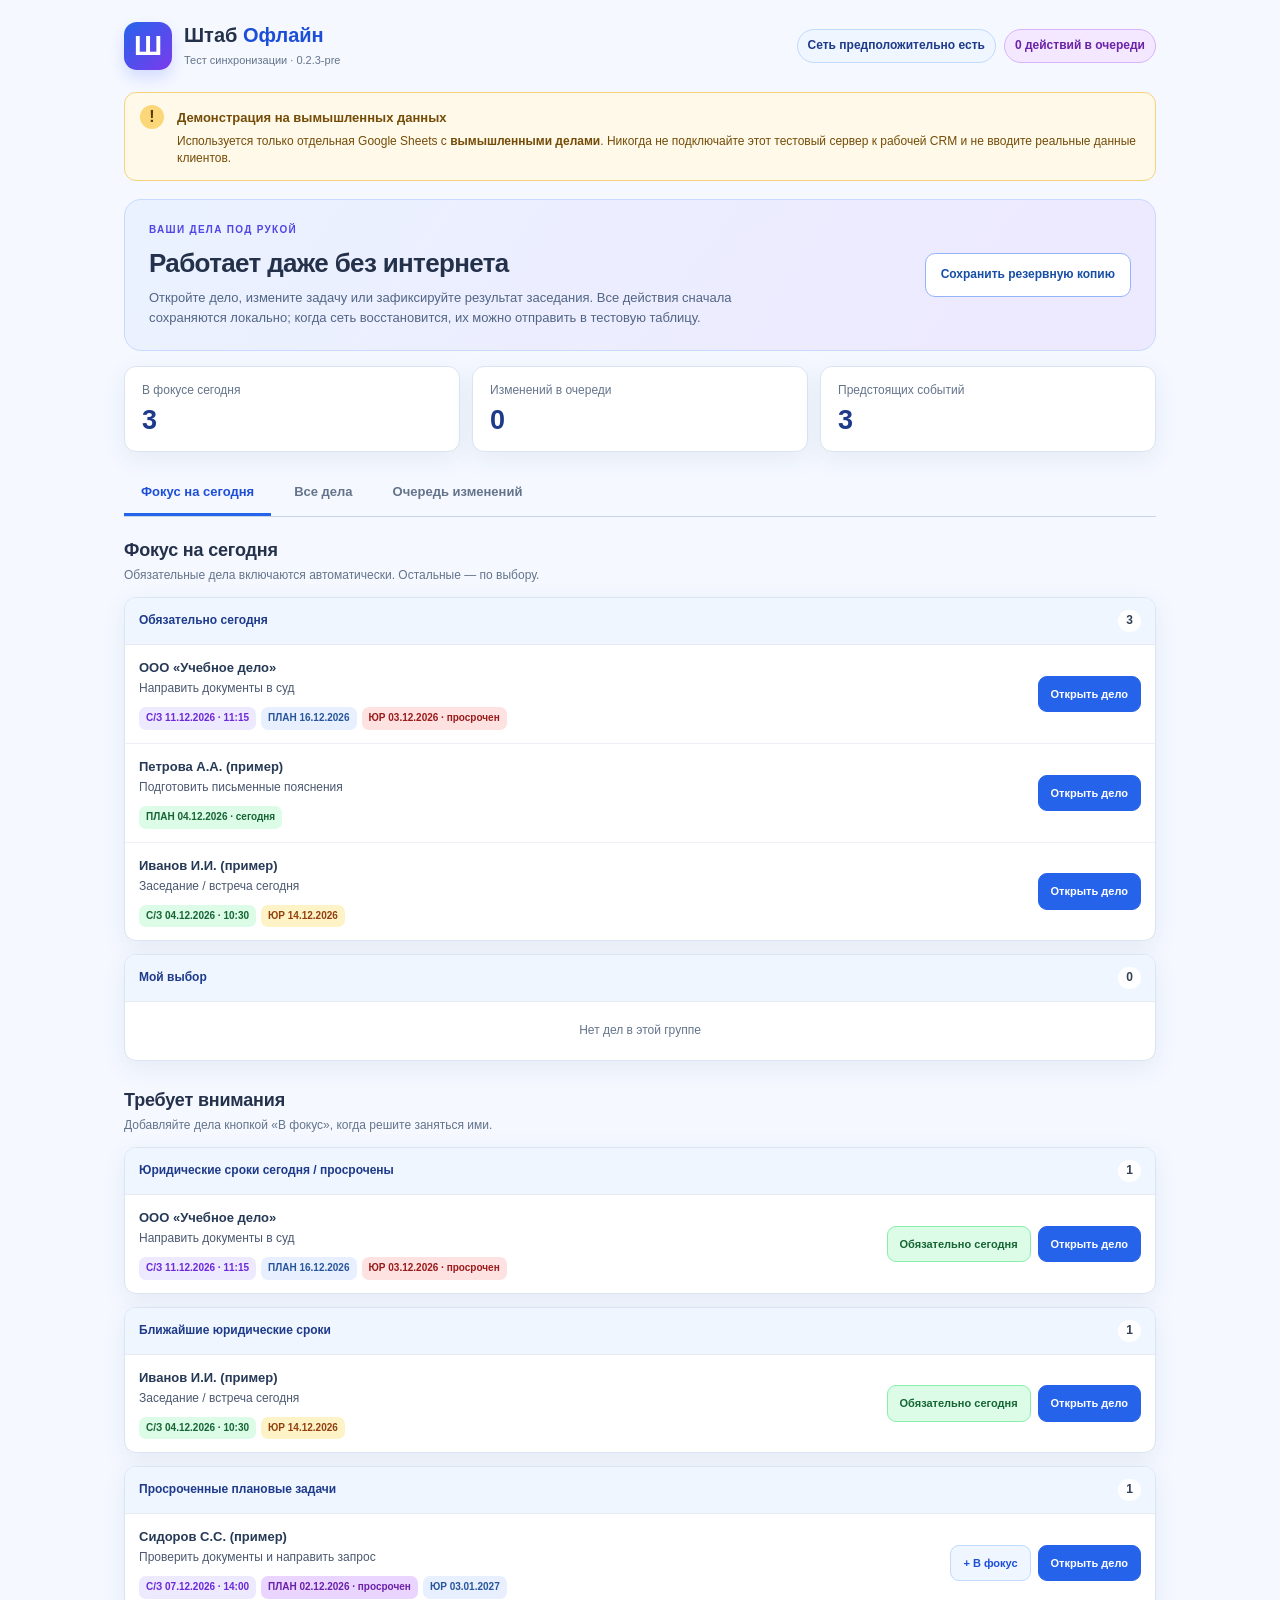
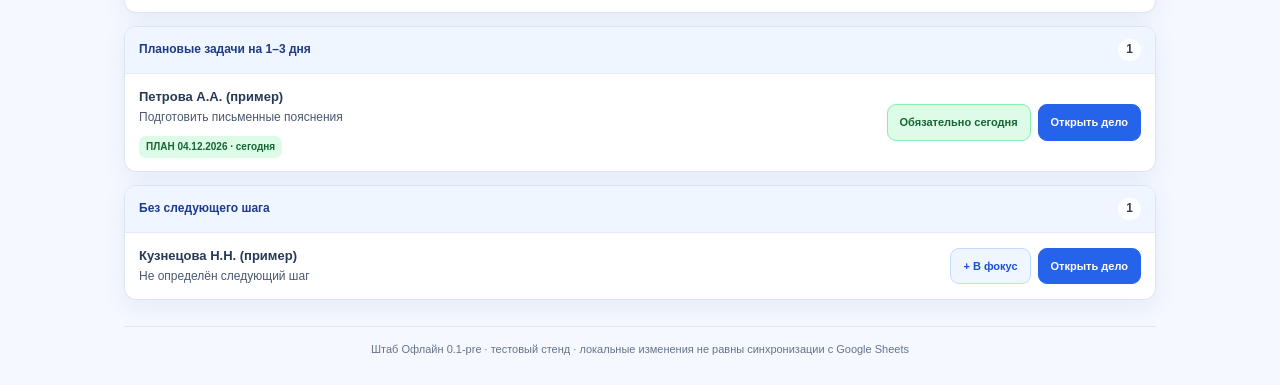
<file: sync-test/index.html>
<!DOCTYPE html>
<html lang="ru">
<head>
  <meta charset="utf-8">
  <meta name="viewport" content="width=device-width, initial-scale=1, viewport-fit=cover">
  <meta name="theme-color" content="#1d4ed8">
  <meta name="apple-mobile-web-app-capable" content="yes">
  <meta name="apple-mobile-web-app-status-bar-style" content="default">
  <meta name="apple-mobile-web-app-title" content="Штаб Офлайн">
  <meta name="description" content="Безопасный демонстрационный прототип офлайн-работы с делами">
  <link rel="manifest" href="./manifest.webmanifest">
  <link rel="apple-touch-icon" href="./icons/icon-192.png">
  <link rel="icon" href="./icons/icon-192.png" type="image/png">
  <link rel="stylesheet" href="./styles.css">
  <title>Штаб Офлайн — тест синхронизации</title>
</head>
<body>
  <div class="app-shell">
    <header class="topbar">
      <div class="brand"><span class="brand-icon" aria-hidden="true">Ш</span><div><strong>Штаб <span>Офлайн</span></strong><small>Тест синхронизации · 0.2.3-pre</small></div></div>
      <div class="status-row"><span class="status-pill" id="network-status">Проверка сети…</span><span class="status-pill pending" id="queue-chip">0 в очереди</span></div>
    </header>

    <section class="demo-banner" role="note">
      <div class="demo-symbol" aria-hidden="true">!</div>
      <div><strong>Демонстрация на вымышленных данных</strong>
      <p>Используется только отдельная Google Sheets с <b>вымышленными делами</b>. Никогда не подключайте этот тестовый сервер к рабочей CRM и не вводите реальные данные клиентов.</p></div>
    </section>

    <section class="intro">
      <div><div class="eyebrow">Ваши дела под рукой</div><h1>Работает даже без интернета</h1><p>Откройте дело, измените задачу или зафиксируйте результат заседания. Все действия сначала сохраняются локально; когда сеть восстановится, их можно отправить в тестовую таблицу.</p></div>
      <button class="outline-action" id="export-top" type="button">Сохранить резервную копию</button>
    </section>

    <section class="stats" aria-label="Показатели">
      <div class="stat"><small>В фокусе сегодня</small><strong id="stat-focus">0</strong></div>
      <div class="stat"><small>Изменений в очереди</small><strong id="stat-queue">0</strong></div>
      <div class="stat"><small>Предстоящих событий</small><strong id="stat-events">0</strong></div>
    </section>

    <nav class="tabs" aria-label="Разделы приложения">
      <button class="tab active" data-tab="focus" type="button">Фокус на сегодня</button>
      <button class="tab" data-tab="cases" type="button">Все дела</button>
      <button class="tab" data-tab="queue" type="button">Очередь изменений</button>
    </nav>

    <main>
      <section id="screen-focus" class="screen" aria-label="Фокус на сегодня">
        <div class="section-heading"><div><h2>Фокус на сегодня</h2><p>Обязательные дела включаются автоматически. Остальные — по выбору.</p></div></div>
        <div id="focus-list"></div>
        <div class="section-heading extra-space"><div><h2>Требует внимания</h2><p>Добавляйте дела кнопкой «В фокус», когда решите заняться ими.</p></div></div>
        <div id="attention-list"></div>
      </section>

      <section id="screen-cases" class="screen hidden" aria-label="Все дела">
        <div class="section-heading"><div><h2>Все дела</h2><p>Данные сохранены на устройстве и обновляются из отдельной тестовой таблицы.</p></div></div>
        <div class="search-box"><label for="case-search">Поиск по клиенту и задаче</label><input id="case-search" type="search" placeholder="Клиент или описание задачи" autocomplete="off"></div>
        <div id="cases-list"></div>
      </section>

      <section id="screen-queue" class="screen hidden" aria-label="Очередь изменений">
        <div class="section-heading"><div><h2>Локальная очередь</h2><p>Действия здесь сохраняются атомарно вместе с делами. Подтверждённые операции удаляются; при конфликте запись останавливается и остаётся здесь.</p></div></div>
        <div class="sync-box">
          <div class="sync-box-head"><strong>Синхронизация с тестовой Google Sheets</strong><span class="sync-badge">Только вымышленные данные</span></div>
          <p>Тестовый сервер ограничен отдельной таблицей. Это НЕ рабочая CRM. Ключ вводится только на iPhone и не должен передаваться в чат или GitHub.</p>
          <div class="field"><label for="sync-url">URL тестового Apps Script Web App (/exec)</label><input id="sync-url" type="url" placeholder="https://script.google.com/macros/s/.../exec" autocapitalize="off" autocomplete="off" spellcheck="false"></div>
          <div class="field"><label for="sync-secret">Личный тестовый ключ из журнала setupTestSync()</label><input id="sync-secret" type="password" placeholder="64 символа" autocapitalize="off" autocomplete="off" spellcheck="false"></div>
          <p class="tiny-hint">Для испытания ключ сохраняется в браузере этого устройства. Это НЕ модель безопасности для реальных клиентских дел.</p>
          <div class="sync-box-actions">
            <button id="sync-connect" class="button primary" type="button">Подключить тестовую базу</button>
            <button id="sync-push" class="button secondary" type="button">Отправить очередь</button>
            <button id="sync-pull" class="button secondary" type="button">Обновить с сервера</button>
            <button id="sync-disconnect" class="button subtle" type="button">Забыть ключ</button>
          </div>
          <p id="sync-feedback" class="tiny-hint" role="status">Сервер пока не подключён.</p>
          <div class="sync-box-actions"><button id="export-queue" class="button secondary" type="button">Экспортировать резервную копию</button><button id="request-persist" class="button subtle" type="button">Защитить локальное хранение</button></div>
          <div id="storage-note" class="tiny-hint"></div>
        </div>
        <div id="queue-list"></div>
        <details class="manage-details"><summary>Резервная копия и сброс демонстрации</summary><p>Можно восстановить ранее сохранённый JSON-архив этого прототипа. Восстановление полностью заменяет локальную демонстрационную базу.</p><div class="manage-row"><label class="import-label" for="import-file">Импортировать копию</label><input id="import-file" type="file" accept="application/json,.json" aria-label="Выбрать файл резервной копии"><button id="reset-demo" class="button danger" type="button">Сбросить демоданные</button></div></details>
      </section>
    </main>

    <footer>Штаб Офлайн 0.1-pre · тестовый стенд · локальные изменения не равны синхронизации с Google Sheets</footer>
  </div>

  <dialog id="edit-dialog" aria-labelledby="dialog-title">
    <form id="edit-form" method="dialog" novalidate>
      <div class="dialog-header"><div><span class="eyebrow">Работа с делом</span><h2 id="dialog-title">Дело</h2></div><button class="close-button" id="close-dialog" type="button" aria-label="Закрыть">×</button></div>
      <div class="dialog-body">
        <div class="field"><label for="edit-task">Текущая узкая задача</label><textarea id="edit-task" rows="3" placeholder="Например: подготовить пояснения"></textarea></div>
        <div class="two-cols"><div class="field"><label for="edit-plan">Плановый срок</label><input type="date" id="edit-plan"></div><div class="field"><label for="edit-legal">Юридический срок</label><input type="date" id="edit-legal"></div></div>
        <div class="field"><label for="edit-legal-basis">Основание юридического срока</label><input id="edit-legal-basis" placeholder="Например: определение суда"></div>
        <div class="event-area"><h3>Заседание / встреча</h3><p id="event-note">Выберите событие для сохранения результата.</p><div class="field"><label for="edit-event-select">Текущее событие</label><select id="edit-event-select"><option value="">Нет предстоящих событий</option></select></div><div id="event-edit-fields"><div class="field"><label for="edit-event-result">Результат заседания</label><textarea id="edit-event-result" rows="2" placeholder="Например: заседание отложено"></textarea></div><p class="form-hint">Следующее заседание создаётся одновременно с записью результата. Если следующая дата неизвестна, оставьте поля пустыми.</p><div class="two-cols"><div class="field"><label for="edit-next-date">Следующее заседание — дата</label><input id="edit-next-date" type="date"></div><div class="field"><label for="edit-next-time">Время</label><input id="edit-next-time" type="time"></div></div><div class="field"><label for="edit-next-place">Место</label><input id="edit-next-place" placeholder="Суд, адрес или онлайн"></div></div></div>
        <div class="field"><label for="edit-note">Комментарий к изменению (необязательно)</label><textarea id="edit-note" rows="2" placeholder="Почему изменён срок или задача"></textarea></div>
        <div id="form-error" class="form-error hidden" role="alert"></div>
      </div>
      <div class="dialog-actions"><button class="button subtle" id="cancel-dialog" type="button">Отмена</button><button class="button primary" id="save-dialog" type="submit">Сохранить на устройстве</button></div>
    </form>
  </dialog>
  <div class="toast hidden" id="toast" role="status" aria-live="polite"></div>
  <script src="./db.js" defer></script>
  <script src="./sync.js" defer></script>
  <script src="./app.js" defer></script>
</body>
</html>
</file>
<file: styles.css>
:root{--blue:#1d4ed8;--blue-dark:#1e3a8a;--violet:#7c3aed;--ink:#24314a;--muted:#64748b;--line:#dbe4f2;--bg:#f5f8ff;--white:#fff;--radius:14px;--shadow:0 7px 25px rgba(44,72,130,.08)}
*{box-sizing:border-box}html{color-scheme:light;font-family:-apple-system,BlinkMacSystemFont,'Segoe UI',Arial,sans-serif}body{margin:0;background:var(--bg);color:var(--ink);line-height:1.48}button,input,textarea,select{font:inherit}button{cursor:pointer}button:disabled{cursor:not-allowed;opacity:.52}input,textarea,select{max-width:100%;width:100%;border:1px solid #cbd5e1;border-radius:9px;padding:11px 12px;background:#fff;color:var(--ink)}textarea{resize:vertical}button:focus-visible,input:focus-visible,textarea:focus-visible,select:focus-visible{outline:3px solid #93c5fd;outline-offset:2px}.hidden{display:none!important}.app-shell{max-width:1080px;margin:0 auto;padding:22px 24px 28px}.topbar{display:flex;align-items:center;justify-content:space-between;gap:20px;margin-bottom:22px}.brand{display:flex;gap:12px;align-items:center}.brand-icon{height:48px;width:48px;display:grid;place-items:center;border-radius:13px;background:linear-gradient(135deg,#2563eb,#7c3aed);color:white;font-weight:850;font-size:28px;box-shadow:0 8px 15px #d4dcff}.brand strong{font-size:20px;display:block;line-height:1.15}.brand strong span{color:var(--blue)}.brand small{display:block;color:var(--muted);font-size:11px;margin-top:5px}.status-row{display:flex;gap:8px;flex-wrap:wrap}.status-pill{font-size:12px;font-weight:750;padding:7px 10px;border:1px solid #bfdbfe;border-radius:100px;background:#eff6ff;color:var(--blue-dark);white-space:nowrap}.status-pill.offline{color:#9a3412;border-color:#fdba74;background:#fff7ed}.status-pill.pending{color:#6b21a8;background:#f3e8ff;border-color:#d8b4fe}.demo-banner{display:flex;gap:13px;align-items:start;border:1px solid #f6d27d;background:#fff9e9;border-radius:12px;padding:12px 15px;margin-bottom:18px;color:#744c08}.demo-symbol{display:grid;place-items:center;flex-shrink:0;width:24px;height:24px;border-radius:100px;background:#fbd779;color:#593a00;font-weight:900}.demo-banner strong{font-size:13px}.demo-banner p{margin:4px 0 0;font-size:12px}.intro{display:flex;justify-content:space-between;align-items:center;gap:18px;padding:23px 24px;background:linear-gradient(125deg,#eaf2ff,#edeaff 80%);border:1px solid #c8d8fe;border-radius:17px;margin-bottom:15px}.eyebrow{text-transform:uppercase;letter-spacing:.13em;font-size:10px;font-weight:850;color:#4f46e5}.intro h1{margin:6px 0;font-size:26px;letter-spacing:-.025em}.intro p{margin:0;max-width:620px;color:#526584;font-size:13px}.outline-action{border:1px solid #93b4f9;background:#fff;border-radius:10px;padding:12px 15px;font-size:12px;font-weight:750;color:#174ea6;white-space:nowrap}.stats{display:grid;grid-template-columns:repeat(3,minmax(0,1fr));gap:12px;margin-bottom:18px}.stat{background:white;border:1px solid var(--line);border-radius:12px;padding:15px 17px;box-shadow:var(--shadow)}.stat small{display:block;color:var(--muted);font-size:12px}.stat strong{display:block;color:var(--blue-dark);font-size:27px;line-height:1.15;margin-top:5px}.tabs{display:flex;gap:6px;border-bottom:1px solid #c7d5ea;margin-bottom:20px}.tab{border:0;border-bottom:3px solid transparent;background:transparent;color:#64748b;padding:12px 17px;font-size:13px;font-weight:750}.tab:hover{color:#1e40af}.tab.active{color:#1d4ed8;border-bottom-color:#2563eb}.screen{min-height:230px}.section-heading{display:flex;align-items:end;justify-content:space-between;margin-bottom:13px}.section-heading.extra-space{margin-top:26px}.section-heading h2{margin:0;font-size:18px;letter-spacing:-.01em}.section-heading p{font-size:12px;color:var(--muted);margin:3px 0 0}.bucket{border:1px solid var(--line);border-radius:12px;background:white;overflow:hidden;box-shadow:var(--shadow);margin-bottom:13px}.bucket-head{display:flex;justify-content:space-between;align-items:center;padding:12px 14px;border-bottom:1px solid #e6eaf3;background:#eff6ff;font-size:12px;font-weight:850;color:#1e3a8a}.bucket-head .count{border-radius:100px;background:white;color:#334155;padding:2px 8px}.case-row{display:grid;grid-template-columns:1fr auto;align-items:center;gap:12px;padding:13px 14px;border-bottom:1px solid #edf1f7}.case-row:last-child{border-bottom:0}.case-info{min-width:0}.case-name{font-weight:800;font-size:13px;color:#263956;overflow-wrap:anywhere}.case-task{font-size:12px;color:#4b5870;margin-top:3px;white-space:pre-wrap;overflow-wrap:anywhere}.case-dates{display:flex;flex-wrap:wrap;gap:5px;margin-top:9px}.date-chip{padding:4px 7px;font-weight:650;font-size:10px;border-radius:7px;background:#e8f0ff;color:#28569a}.date-chip.event{background:#ede9fe;color:#6d28d9}.date-chip.plan-overdue{background:#e9d5ff;color:#6b21a8}.date-chip.legal-overdue{background:#fee2e2;color:#991b1b}.date-chip.legal-watch{background:#fef3c7;color:#92400e}.date-chip.today{background:#dcfce7;color:#166534}.case-actions{display:flex;flex-wrap:wrap;align-items:center;justify-content:flex-end;gap:7px}.button{border-radius:9px;padding:9px 12px;font-size:11px;font-weight:750;border:1px solid transparent;min-height:35px;white-space:nowrap}.button.primary{color:white;background:#2563eb;border-color:#2563eb}.button.primary:hover{background:#1d4ed8}.button.secondary{background:#eff6ff;color:#1d4ed8;border-color:#bfdbfe}.button.secondary:hover{background:#dbeafe}.button.subtle{background:#fff;color:#475569;border-color:#cbd5e1}.button.danger{color:#991b1b;border-color:#fca5a5;background:#fff7f7}.button.selected{background:#dcfce7;border-color:#86efac;color:#166534}.empty{padding:20px;text-align:center;color:#64748b;font-size:12px}.search-box{background:white;border:1px solid var(--line);padding:12px;border-radius:12px;margin-bottom:14px}.search-box label{display:block;font-size:11px;font-weight:700;margin-bottom:6px}.search-box input{height:43px}.queue-card{border:1px solid #e2e8f0;border-radius:12px;background:white;margin-bottom:9px;padding:13px 15px}.queue-card-head{display:flex;gap:10px;align-items:baseline;justify-content:space-between}.queue-card strong{font-size:13px}.queue-card p{font-size:12px;color:#64748b;margin:5px 0}.queue-card small{color:#64748b}.sync-box{border:1px solid #c7d2fe;background:linear-gradient(135deg,#f4f3ff,#f7faff);border-radius:13px;padding:16px;margin-bottom:16px}.sync-box-head{display:flex;gap:10px;align-items:center;justify-content:space-between}.sync-box-head strong{font-size:14px;color:#312e81}.sync-badge{font-size:10px;font-weight:750;color:#6d28d9;background:#ede9fe;border-radius:100px;padding:5px 9px}.sync-box p{font-size:12px;color:#4b5563}.sync-box-actions{display:flex;flex-wrap:wrap;gap:8px;margin:12px 0}.tiny-hint{font-size:11px;color:#64748b}.manage-details{border:1px solid #e2e8f0;border-radius:12px;padding:10px 13px;background:white;margin-top:15px}.manage-details summary{font-size:12px;font-weight:700;cursor:pointer}.manage-details p{font-size:12px;color:#64748b}.manage-row{display:flex;gap:10px;flex-wrap:wrap;align-items:center}.manage-row input[type=file]{font-size:11px;flex:1}.import-label{font-size:11px}footer{margin:26px 0 0;padding-top:14px;border-top:1px solid #dee7f3;font-size:11px;color:#64748b;text-align:center}dialog{width:min(600px,calc(100vw - 30px));max-height:min(94dvh,960px);border:1px solid #dbe5f5;border-radius:17px;box-shadow:0 20px 90px #1e293b4d;padding:0}dialog::backdrop{background:#0f172a80}.dialog-header{display:flex;justify-content:space-between;align-items:center;padding:16px 20px 12px;border-bottom:1px solid var(--line);background:#f7faff}.dialog-header h2{font-size:19px;margin:4px 0 0}.close-button{font-size:24px;line-height:1;border:0;background:transparent;color:#64748b;min-width:35px;min-height:35px}.dialog-body{padding:18px 20px;overflow:auto;max-height:calc(86dvh - 145px)}.field{margin-bottom:14px}.field label{display:block;font-size:12px;font-weight:750;margin-bottom:6px}.two-cols{display:grid;grid-template-columns:1fr 1fr;gap:12px}.event-area{background:#f0f6ff;border:1px solid #c7d9ff;padding:15px;border-radius:12px;margin:15px 0}.event-area h3{margin:0;font-size:14px;color:#1e3a8a}.event-area>p{margin:5px 0 12px;font-size:11px;color:#64748b}.form-hint{font-size:11px;color:#64748b;margin:0 0 12px}.form-error{font-size:12px;color:#991b1b;background:#fef2f2;border:1px solid #fecaca;padding:10px;border-radius:8px}.dialog-actions{display:flex;justify-content:flex-end;gap:8px;padding:12px 20px;border-top:1px solid var(--line);background:white}.dialog-actions .button{min-height:42px;font-size:12px}.toast{position:fixed;bottom:24px;left:50%;transform:translateX(-50%);max-width:calc(100vw - 40px);padding:12px 17px;border-radius:10px;color:white;background:#1e40af;box-shadow:0 10px 24px #1e293b55;z-index:100;font-size:12px;font-weight:700}.toast.error{background:#991b1b}
@media(max-width:700px){.app-shell{padding:12px 13px 24px}.topbar{flex-wrap:wrap;gap:10px;margin-bottom:15px}.brand-icon{width:41px;height:41px;font-size:24px}.brand strong{font-size:17px}.brand small{font-size:10px}.status-row{width:100%}.status-pill{font-size:11px;padding:6px 9px}.intro{display:block;padding:18px;margin-bottom:12px}.intro h1{font-size:23px}.intro p{font-size:12px}.intro .outline-action{margin-top:13px;width:100%}.stats{gap:7px;margin-bottom:12px}.stat{padding:11px 9px}.stat small{font-size:10px;line-height:1.2;min-height:24px}.stat strong{font-size:22px}.tabs{gap:0;justify-content:space-between}.tab{padding:11px 6px;font-size:11px;flex:1}.section-heading h2{font-size:17px}.case-row{grid-template-columns:1fr;padding:12px;gap:9px}.case-actions{justify-content:flex-start}.case-name{font-size:14px}.case-task{font-size:12px}.date-chip{font-size:10px}.button{min-height:42px;font-size:11px}.dialog-body{padding:15px}.dialog-header{padding:14px 15px 10px}.dialog-actions{padding:10px 15px}.two-cols{gap:8px}.two-cols input{padding:9px 6px;font-size:12px}.demo-banner{padding:11px;gap:9px}.demo-banner p{font-size:11px}.sync-box-head{align-items:flex-start;flex-direction:column}.sync-badge{width:max-content}.manage-row{display:block}.manage-row>*{margin-bottom:8px;width:100%}}
@media(max-width:360px){.tabs .tab{font-size:10px;padding-left:3px;padding-right:3px}.two-cols{grid-template-columns:1fr}}
</file>
<file: secure-edit-test/styles.css>
:root{color-scheme:light;font-family:-apple-system,BlinkMacSystemFont,"Segoe UI",Arial,sans-serif;color:#192d46;background:#edf2f8}
*{box-sizing:border-box}[hidden]{display:none!important}body{margin:0;padding:12px 10px 34px}main{max-width:720px;margin:auto;background:#fff;border:1px solid #d8e2ee;border-radius:17px;padding:20px 15px 26px;box-shadow:0 5px 30px rgba(24,52,91,.05)}
h1{font-size:26px;margin:4px 0 10px}h2{font-size:19px;margin:0 0 12px}h3{font-size:16px;margin:8px 0}.eyebrow{font-size:11px;font-weight:800;letter-spacing:.07em;text-transform:uppercase;color:#426da0}p{line-height:1.5;font-size:14px;color:#435570}header p{margin:7px 0 12px}section{border-top:1px solid #dbe4ef;margin-top:22px;padding-top:19px}label{display:block;font-size:13px;font-weight:650;color:#364c66;margin:13px 0 7px}input,textarea{width:100%;font-family:inherit;font-size:16px;color:#1b3454;background:white;border:1px solid #b9c8da;border-radius:11px;padding:12px}textarea{resize:vertical;min-height:95px;white-space:pre-wrap}button{display:block;width:100%;border:0;border-radius:12px;background:#2b5799;color:white;font-weight:700;font-size:14px;line-height:1.35;margin:12px 0 0;padding:13px;cursor:pointer}button:disabled{opacity:.48;cursor:default}.ghost{background:white;border:1px solid #bdd0e6;color:#315785}.secondary{background:#e5effd;color:#26548a}.danger{color:#a33b36}.small{font-size:12px;color:#657791;line-height:1.55}.warning{border-left:3px solid #dda657;border-radius:7px;padding:11px 13px;background:#fff8ea;color:#715322;font-size:12px}.status{margin-top:17px;padding:12px;border-radius:10px;font-size:13px;white-space:pre-wrap;background:#f1f5fa;color:#3a5575}.status.error{background:#fff0ed;color:#963b31}.status.success{background:#e9f7ef;color:#215d3c}.viewer-head{display:flex;justify-content:space-between;gap:12px;align-items:center}.viewer-head h2{margin:0}.viewer-head button{width:auto;margin:0}.compact{padding:8px 11px}.stats{display:flex;gap:7px;flex-wrap:wrap;margin:13px 0}.stats span{padding:7px 10px;border-radius:9px;background:#e6effa;color:#305378;font-size:12px;font-weight:700}.switches{display:grid;grid-template-columns:repeat(3,minmax(0,1fr));gap:5px;margin:15px 0}.switches button{margin:0;padding:11px 4px;background:#eef2f8;color:#355170;font-size:12px}.switches button.active{background:#2b5799;color:#fff}#records{display:flex;flex-direction:column;gap:10px;margin-top:14px}.record{border:1px solid #d6e1ef;border-radius:12px;padding:13px;overflow-wrap:anywhere}.record h3{font-size:16px;margin:0 0 9px}.record p{font-size:13px;color:#3d4f66;white-space:pre-wrap;margin:6px 0}.record .edited{border-radius:6px;display:inline-block;background:#ffefcf;color:#7b4f12;font-size:11px;font-weight:750;padding:5px 7px;margin-bottom:5px}.record button{margin-top:11px}.record-tappable{cursor:pointer;touch-action:manipulation;border-color:#aac9ea;background:#fafdff}.record-tappable:active{background:#e9f3ff}.record-tappable:focus-visible{outline:3px solid #2b5799;outline-offset:2px}.pages{display:flex;gap:8px;margin-top:10px}.pages button{flex:1}.meta{color:#75849a!important;font-size:12px!important}#journal-tools{margin-top:16px;padding:12px 2px}footer{margin-top:22px;font-size:12px;line-height:1.6;color:#738096}#editor{border:2px solid #9cbde4;border-radius:12px;margin-top:20px;padding:15px}#editor textarea{max-height:250px}
#quick-controls{margin-top:16px;padding:12px;border:1px solid #cbd8e8;border-radius:12px;background:#f7faff}#quick-controls h3{margin-top:0}#quick-controls button{margin-top:9px}#edit-auth{border:2px solid #86aad6;padding:15px;border-radius:12px;background:#f8fbff;margin-top:17px}#edit-auth h3{margin-top:0}#quick-note{margin-top:13px}

#trust-enable{background:#205f67;color:#fff}#trust-enable:disabled{opacity:.48}
</file>
<file: secure-sync-synthetic/styles.css>
:root{color-scheme:light;font-family:-apple-system,BlinkMacSystemFont,"Segoe UI",Arial,sans-serif;color:#192d46;background:#edf2f8}
*{box-sizing:border-box}[hidden]{display:none!important}body{margin:0;padding:12px 10px 34px}main{max-width:720px;margin:auto;background:#fff;border:1px solid #d8e2ee;border-radius:17px;padding:20px 15px 26px;box-shadow:0 5px 30px rgba(24,52,91,.05)}
h1{font-size:26px;margin:4px 0 10px}h2{font-size:19px;margin:0 0 12px}h3{font-size:16px;margin:8px 0}.eyebrow{font-size:11px;font-weight:800;letter-spacing:.07em;text-transform:uppercase;color:#426da0}p{line-height:1.5;font-size:14px;color:#435570}header p{margin:7px 0 12px}section{border-top:1px solid #dbe4ef;margin-top:22px;padding-top:19px}label{display:block;font-size:13px;font-weight:650;color:#364c66;margin:13px 0 7px}input,textarea{width:100%;font-family:inherit;font-size:16px;color:#1b3454;background:white;border:1px solid #b9c8da;border-radius:11px;padding:12px}textarea{resize:vertical;min-height:95px;white-space:pre-wrap}button{display:block;width:100%;border:0;border-radius:12px;background:#2b5799;color:white;font-weight:700;font-size:14px;line-height:1.35;margin:12px 0 0;padding:13px;cursor:pointer}button:disabled{opacity:.48;cursor:default}.ghost{background:white;border:1px solid #bdd0e6;color:#315785}.secondary{background:#e5effd;color:#26548a}.danger{color:#a33b36}.small{font-size:12px;color:#657791;line-height:1.55}.warning{border-left:3px solid #dda657;border-radius:7px;padding:11px 13px;background:#fff8ea;color:#715322;font-size:12px}.status{margin-top:17px;padding:12px;border-radius:10px;font-size:13px;white-space:pre-wrap;background:#f1f5fa;color:#3a5575}.status.error{background:#fff0ed;color:#963b31}.status.success{background:#e9f7ef;color:#215d3c}.viewer-head{display:flex;justify-content:space-between;gap:12px;align-items:center}.viewer-head h2{margin:0}.viewer-head button{width:auto;margin:0}.compact{padding:8px 11px}.stats{display:flex;gap:7px;flex-wrap:wrap;margin:13px 0}.stats span{padding:7px 10px;border-radius:9px;background:#e6effa;color:#305378;font-size:12px;font-weight:700}.switches{display:grid;grid-template-columns:repeat(3,minmax(0,1fr));gap:5px;margin:15px 0}.switches button{margin:0;padding:11px 4px;background:#eef2f8;color:#355170;font-size:12px}.switches button.active{background:#2b5799;color:#fff}#records{display:flex;flex-direction:column;gap:10px;margin-top:14px}.record{border:1px solid #d6e1ef;border-radius:12px;padding:13px;overflow-wrap:anywhere}.record h3{font-size:16px;margin:0 0 9px}.record p{font-size:13px;color:#3d4f66;white-space:pre-wrap;margin:6px 0}.record .edited{border-radius:6px;display:inline-block;background:#ffefcf;color:#7b4f12;font-size:11px;font-weight:750;padding:5px 7px;margin-bottom:5px}.record button{margin-top:11px}.record-tappable{cursor:pointer;touch-action:manipulation;border-color:#aac9ea;background:#fafdff}.record-tappable:active{background:#e9f3ff}.record-tappable:focus-visible{outline:3px solid #2b5799;outline-offset:2px}.pages{display:flex;gap:8px;margin-top:10px}.pages button{flex:1}.meta{color:#75849a!important;font-size:12px!important}#journal-tools{margin-top:16px;padding:12px 2px}footer{margin-top:22px;font-size:12px;line-height:1.6;color:#738096}#editor{border:2px solid #9cbde4;border-radius:12px;margin-top:20px;padding:15px}#editor textarea{max-height:250px}
#quick-controls{margin-top:16px;padding:12px;border:1px solid #cbd8e8;border-radius:12px;background:#f7faff}#quick-controls h3{margin-top:0}#quick-controls button{margin-top:9px}#edit-auth{border:2px solid #86aad6;padding:15px;border-radius:12px;background:#f8fbff;margin-top:17px}#edit-auth h3{margin-top:0}#quick-note{margin-top:13px}

#trust-enable{background:#205f67;color:#fff}#trust-enable:disabled{opacity:.48}

.sync-card{display:flex;align-items:center;justify-content:space-between;gap:14px;border:1px solid #cbd8e8;border-radius:12px;background:#f7faff;margin:16px 0;padding:14px}
.sync-card h3,.sync-card p{margin:0}.sync-card p{margin-top:5px;min-height:1.5em}
.sync-actions{flex-shrink:0}.sync-actions button{margin:0;min-height:44px}
.sync-card:has([data-state="success"]){background:#e9f7ef;border-color:#b0d9c1}
.sync-card:has([data-state="error"]){background:#fff4e6;border-color:#e5c68f}
.backup-tools{border-top:1px solid #dbe4ef}.backup-tools summary{cursor:pointer;font-weight:650;padding:10px 0;color:#315785}
@media(max-width:500px){.sync-card{align-items:stretch;flex-direction:column}.sync-actions button{width:100%}}
</file>
<file: secure-test/styles.css>
:root{font-family:-apple-system,BlinkMacSystemFont,"Segoe UI",Arial,sans-serif;color-scheme:light;color:#162b43;background:#f0f4f9}*{box-sizing:border-box}[hidden]{display:none!important}body{margin:0;padding:env(safe-area-inset-top) 12px env(safe-area-inset-bottom)}main{max-width:660px;margin:15px auto 30px}header,section,.status{border-radius:17px;background:#fff;border:1px solid #dae4f0;padding:19px 17px;margin:12px 0;box-shadow:0 4px 18px #19355708}.eyebrow{font-size:12px;color:#557197;font-weight:700;text-transform:uppercase;letter-spacing:.07em}h1{font-size:28px;margin:5px 0 10px}h2{font-size:19px;margin:2px 0 14px}p{font-size:14px;line-height:1.5;color:#445a72}label{display:block;font-size:13px;font-weight:650;color:#39536d;margin:14px 0 6px}input{display:block;width:100%;border:1px solid #b9cbe0;border-radius:10px;padding:13px;font-size:16px;color:#182f49;background:#fff}input[type=file]{padding:11px;font-size:13px}button{width:100%;background:#1d5396;color:#fff;border:none;border-radius:11px;padding:13px 12px;font-size:15px;font-weight:700;margin-top:12px}button:disabled{opacity:.5}button.ghost{color:#255281;background:#edf3fa;border:1px solid #cbd9e9}button.danger{color:#9c2c31}button.compact{width:auto;margin:0;font-size:13px;padding:9px}code{font-size:12px}.small{font-size:12px;color:#5e7188;line-height:1.5;margin:10px 0}.warning{background:#fff4dc;padding:11px 12px;border-radius:10px;font-size:12px;color:#76511d}.status{font-size:13px;line-height:1.5;color:#36506c;min-height:42px}.status.success{background:#e7f5ef;color:#1e6544}.status.error{background:#fff0eb;color:#8b3d2a}.viewer-top{display:flex;align-items:center;justify-content:space-between;gap:8px}.stats{display:flex;gap:10px;flex-wrap:wrap;font-size:12px;color:#637790}.switches,.pages{display:grid;grid-template-columns:1fr 1fr;gap:9px;margin:15px 0}.switches button,.pages button{margin:0}.switches button:not(.active){background:#eaf0f8;color:#33587f}#records{display:flex;flex-direction:column;gap:10px;margin-top:10px}.record{border:1px solid #dbe5f1;border-radius:11px;padding:13px;overflow-wrap:anywhere}.record h3{font-size:16px;margin:0 0 8px}.record p{font-size:13px;margin:5px 0;white-space:pre-wrap;overflow-wrap:anywhere}.record .date{font-weight:650}footer{font-size:11px;color:#708198;padding:9px 6px;line-height:1.5}
</file>
<file: shtab/calendar.css>
.workspace-panel{position:relative;isolation:isolate;z-index:0}
.hq-calendar{margin:0 0 24px;padding:14px 0 20px;border-bottom:1px solid #b9d4ff;scroll-margin-top:12px}
.hq-calendar h2{font-size:20px;margin:0 0 12px}.hq-calendar h3{font-size:18px;margin:12px 0}
.calendar-toolbar{display:flex;align-items:center;gap:8px;flex-wrap:wrap}.calendar-toolbar strong{flex:1;text-align:center;text-transform:capitalize}.calendar-toolbar button{min-height:44px;padding:8px 12px}
.calendar-filters{display:flex;gap:12px;flex-wrap:wrap;margin:14px 0}.calendar-filters label{display:flex;align-items:center;gap:6px;margin:0;font-size:14px}.calendar-filters input{width:20px;height:20px;margin:0}
.calendar-source{font-size:12px;color:#52647a;overflow-wrap:anywhere}.calendar-grid{display:grid;grid-template-columns:repeat(7,minmax(0,1fr));gap:4px}
.calendar-weekday{text-align:center;font-size:12px;padding:8px 0}.hq-calendar .calendar-day{min-width:0;min-height:46px;padding:5px 0;border:1px solid #d2def0;border-radius:8px;background:#fff;color:#172b4a;font-size:15px;cursor:pointer}
.calendar-day.calendar-other{color:#7c8797;background:#f3f5fa}.calendar-day.calendar-today{border-color:#1a73e8;font-weight:700}.calendar-day[aria-pressed=true]{outline:2px solid #1a73e8;outline-offset:-2px;background:#e8f0fe}
.calendar-marks{display:flex;justify-content:center;gap:3px;height:8px;margin-top:4px}.calendar-dot{display:block;width:5px;height:5px;border-radius:50%;background:#1a73e8}.calendar-dot.calendar-event{background:#7c3aed}.calendar-dot.calendar-legal{background:#c5221f}
.calendar-entry{border-left:4px solid #1a73e8;background:white;border-radius:8px;margin:10px 0;padding:12px;overflow-wrap:anywhere}.calendar-entry.calendar-event{border-color:#7c3aed}.calendar-entry.calendar-legal{border-color:#c5221f}.calendar-entry strong,.calendar-entry small{display:block}.calendar-entry small{color:#52647a;font-size:12px}.calendar-entry p{margin:8px 0}.calendar-entry button{min-height:44px}
</file>
<file: sync-test/styles.css>
:root{--blue:#1d4ed8;--blue-dark:#1e3a8a;--violet:#7c3aed;--ink:#24314a;--muted:#64748b;--line:#dbe4f2;--bg:#f5f8ff;--white:#fff;--radius:14px;--shadow:0 7px 25px rgba(44,72,130,.08)}
*{box-sizing:border-box}html{color-scheme:light;font-family:-apple-system,BlinkMacSystemFont,'Segoe UI',Arial,sans-serif}body{margin:0;background:var(--bg);color:var(--ink);line-height:1.48}button,input,textarea,select{font:inherit}button{cursor:pointer}button:disabled{cursor:not-allowed;opacity:.52}input,textarea,select{max-width:100%;width:100%;border:1px solid #cbd5e1;border-radius:9px;padding:11px 12px;background:#fff;color:var(--ink)}textarea{resize:vertical}button:focus-visible,input:focus-visible,textarea:focus-visible,select:focus-visible{outline:3px solid #93c5fd;outline-offset:2px}.hidden{display:none!important}.app-shell{max-width:1080px;margin:0 auto;padding:22px 24px 28px}.topbar{display:flex;align-items:center;justify-content:space-between;gap:20px;margin-bottom:22px}.brand{display:flex;gap:12px;align-items:center}.brand-icon{height:48px;width:48px;display:grid;place-items:center;border-radius:13px;background:linear-gradient(135deg,#2563eb,#7c3aed);color:white;font-weight:850;font-size:28px;box-shadow:0 8px 15px #d4dcff}.brand strong{font-size:20px;display:block;line-height:1.15}.brand strong span{color:var(--blue)}.brand small{display:block;color:var(--muted);font-size:11px;margin-top:5px}.status-row{display:flex;gap:8px;flex-wrap:wrap}.status-pill{font-size:12px;font-weight:750;padding:7px 10px;border:1px solid #bfdbfe;border-radius:100px;background:#eff6ff;color:var(--blue-dark);white-space:nowrap}.status-pill.offline{color:#9a3412;border-color:#fdba74;background:#fff7ed}.status-pill.pending{color:#6b21a8;background:#f3e8ff;border-color:#d8b4fe}.demo-banner{display:flex;gap:13px;align-items:start;border:1px solid #f6d27d;background:#fff9e9;border-radius:12px;padding:12px 15px;margin-bottom:18px;color:#744c08}.demo-symbol{display:grid;place-items:center;flex-shrink:0;width:24px;height:24px;border-radius:100px;background:#fbd779;color:#593a00;font-weight:900}.demo-banner strong{font-size:13px}.demo-banner p{margin:4px 0 0;font-size:12px}.intro{display:flex;justify-content:space-between;align-items:center;gap:18px;padding:23px 24px;background:linear-gradient(125deg,#eaf2ff,#edeaff 80%);border:1px solid #c8d8fe;border-radius:17px;margin-bottom:15px}.eyebrow{text-transform:uppercase;letter-spacing:.13em;font-size:10px;font-weight:850;color:#4f46e5}.intro h1{margin:6px 0;font-size:26px;letter-spacing:-.025em}.intro p{margin:0;max-width:620px;color:#526584;font-size:13px}.outline-action{border:1px solid #93b4f9;background:#fff;border-radius:10px;padding:12px 15px;font-size:12px;font-weight:750;color:#174ea6;white-space:nowrap}.stats{display:grid;grid-template-columns:repeat(3,minmax(0,1fr));gap:12px;margin-bottom:18px}.stat{background:white;border:1px solid var(--line);border-radius:12px;padding:15px 17px;box-shadow:var(--shadow)}.stat small{display:block;color:var(--muted);font-size:12px}.stat strong{display:block;color:var(--blue-dark);font-size:27px;line-height:1.15;margin-top:5px}.tabs{display:flex;gap:6px;border-bottom:1px solid #c7d5ea;margin-bottom:20px}.tab{border:0;border-bottom:3px solid transparent;background:transparent;color:#64748b;padding:12px 17px;font-size:13px;font-weight:750}.tab:hover{color:#1e40af}.tab.active{color:#1d4ed8;border-bottom-color:#2563eb}.screen{min-height:230px}.section-heading{display:flex;align-items:end;justify-content:space-between;margin-bottom:13px}.section-heading.extra-space{margin-top:26px}.section-heading h2{margin:0;font-size:18px;letter-spacing:-.01em}.section-heading p{font-size:12px;color:var(--muted);margin:3px 0 0}.bucket{border:1px solid var(--line);border-radius:12px;background:white;overflow:hidden;box-shadow:var(--shadow);margin-bottom:13px}.bucket-head{display:flex;justify-content:space-between;align-items:center;padding:12px 14px;border-bottom:1px solid #e6eaf3;background:#eff6ff;font-size:12px;font-weight:850;color:#1e3a8a}.bucket-head .count{border-radius:100px;background:white;color:#334155;padding:2px 8px}.case-row{display:grid;grid-template-columns:1fr auto;align-items:center;gap:12px;padding:13px 14px;border-bottom:1px solid #edf1f7}.case-row:last-child{border-bottom:0}.case-info{min-width:0}.case-name{font-weight:800;font-size:13px;color:#263956;overflow-wrap:anywhere}.case-task{font-size:12px;color:#4b5870;margin-top:3px;white-space:pre-wrap;overflow-wrap:anywhere}.case-dates{display:flex;flex-wrap:wrap;gap:5px;margin-top:9px}.date-chip{padding:4px 7px;font-weight:650;font-size:10px;border-radius:7px;background:#e8f0ff;color:#28569a}.date-chip.event{background:#ede9fe;color:#6d28d9}.date-chip.plan-overdue{background:#e9d5ff;color:#6b21a8}.date-chip.legal-overdue{background:#fee2e2;color:#991b1b}.date-chip.legal-watch{background:#fef3c7;color:#92400e}.date-chip.today{background:#dcfce7;color:#166534}.case-actions{display:flex;flex-wrap:wrap;align-items:center;justify-content:flex-end;gap:7px}.button{border-radius:9px;padding:9px 12px;font-size:11px;font-weight:750;border:1px solid transparent;min-height:35px;white-space:nowrap}.button.primary{color:white;background:#2563eb;border-color:#2563eb}.button.primary:hover{background:#1d4ed8}.button.secondary{background:#eff6ff;color:#1d4ed8;border-color:#bfdbfe}.button.secondary:hover{background:#dbeafe}.button.subtle{background:#fff;color:#475569;border-color:#cbd5e1}.button.danger{color:#991b1b;border-color:#fca5a5;background:#fff7f7}.button.selected{background:#dcfce7;border-color:#86efac;color:#166534}.empty{padding:20px;text-align:center;color:#64748b;font-size:12px}.search-box{background:white;border:1px solid var(--line);padding:12px;border-radius:12px;margin-bottom:14px}.search-box label{display:block;font-size:11px;font-weight:700;margin-bottom:6px}.search-box input{height:43px}.queue-card{border:1px solid #e2e8f0;border-radius:12px;background:white;margin-bottom:9px;padding:13px 15px}.queue-card-head{display:flex;gap:10px;align-items:baseline;justify-content:space-between}.queue-card strong{font-size:13px}.queue-card p{font-size:12px;color:#64748b;margin:5px 0}.queue-card small{color:#64748b}.sync-box{border:1px solid #c7d2fe;background:linear-gradient(135deg,#f4f3ff,#f7faff);border-radius:13px;padding:16px;margin-bottom:16px}.sync-box-head{display:flex;gap:10px;align-items:center;justify-content:space-between}.sync-box-head strong{font-size:14px;color:#312e81}.sync-badge{font-size:10px;font-weight:750;color:#6d28d9;background:#ede9fe;border-radius:100px;padding:5px 9px}.sync-box p{font-size:12px;color:#4b5563}.sync-box-actions{display:flex;flex-wrap:wrap;gap:8px;margin:12px 0}.tiny-hint{font-size:11px;color:#64748b}.manage-details{border:1px solid #e2e8f0;border-radius:12px;padding:10px 13px;background:white;margin-top:15px}.manage-details summary{font-size:12px;font-weight:700;cursor:pointer}.manage-details p{font-size:12px;color:#64748b}.manage-row{display:flex;gap:10px;flex-wrap:wrap;align-items:center}.manage-row input[type=file]{font-size:11px;flex:1}.import-label{font-size:11px}footer{margin:26px 0 0;padding-top:14px;border-top:1px solid #dee7f3;font-size:11px;color:#64748b;text-align:center}dialog{width:min(600px,calc(100vw - 30px));max-height:min(94dvh,960px);border:1px solid #dbe5f5;border-radius:17px;box-shadow:0 20px 90px #1e293b4d;padding:0}dialog::backdrop{background:#0f172a80}.dialog-header{display:flex;justify-content:space-between;align-items:center;padding:16px 20px 12px;border-bottom:1px solid var(--line);background:#f7faff}.dialog-header h2{font-size:19px;margin:4px 0 0}.close-button{font-size:24px;line-height:1;border:0;background:transparent;color:#64748b;min-width:35px;min-height:35px}.dialog-body{padding:18px 20px;overflow:auto;max-height:calc(86dvh - 145px)}.field{margin-bottom:14px}.field label{display:block;font-size:12px;font-weight:750;margin-bottom:6px}.two-cols{display:grid;grid-template-columns:1fr 1fr;gap:12px}.event-area{background:#f0f6ff;border:1px solid #c7d9ff;padding:15px;border-radius:12px;margin:15px 0}.event-area h3{margin:0;font-size:14px;color:#1e3a8a}.event-area>p{margin:5px 0 12px;font-size:11px;color:#64748b}.form-hint{font-size:11px;color:#64748b;margin:0 0 12px}.form-error{font-size:12px;color:#991b1b;background:#fef2f2;border:1px solid #fecaca;padding:10px;border-radius:8px}.dialog-actions{display:flex;justify-content:flex-end;gap:8px;padding:12px 20px;border-top:1px solid var(--line);background:white}.dialog-actions .button{min-height:42px;font-size:12px}.toast{position:fixed;bottom:24px;left:50%;transform:translateX(-50%);max-width:calc(100vw - 40px);padding:12px 17px;border-radius:10px;color:white;background:#1e40af;box-shadow:0 10px 24px #1e293b55;z-index:100;font-size:12px;font-weight:700}.toast.error{background:#991b1b}
@media(max-width:700px){.app-shell{padding:12px 13px 24px}.topbar{flex-wrap:wrap;gap:10px;margin-bottom:15px}.brand-icon{width:41px;height:41px;font-size:24px}.brand strong{font-size:17px}.brand small{font-size:10px}.status-row{width:100%}.status-pill{font-size:11px;padding:6px 9px}.intro{display:block;padding:18px;margin-bottom:12px}.intro h1{font-size:23px}.intro p{font-size:12px}.intro .outline-action{margin-top:13px;width:100%}.stats{gap:7px;margin-bottom:12px}.stat{padding:11px 9px}.stat small{font-size:10px;line-height:1.2;min-height:24px}.stat strong{font-size:22px}.tabs{gap:0;justify-content:space-between}.tab{padding:11px 6px;font-size:11px;flex:1}.section-heading h2{font-size:17px}.case-row{grid-template-columns:1fr;padding:12px;gap:9px}.case-actions{justify-content:flex-start}.case-name{font-size:14px}.case-task{font-size:12px}.date-chip{font-size:10px}.button{min-height:42px;font-size:11px}.dialog-body{padding:15px}.dialog-header{padding:14px 15px 10px}.dialog-actions{padding:10px 15px}.two-cols{gap:8px}.two-cols input{padding:9px 6px;font-size:12px}.demo-banner{padding:11px;gap:9px}.demo-banner p{font-size:11px}.sync-box-head{align-items:flex-start;flex-direction:column}.sync-badge{width:max-content}.manage-row{display:block}.manage-row>*{margin-bottom:8px;width:100%}}
@media(max-width:360px){.tabs .tab{font-size:10px;padding-left:3px;padding-right:3px}.two-cols{grid-template-columns:1fr}}

/* PWA-SYNC-0.2-pre */
.sync-box .field{margin:10px 0}.sync-box input{font-size:12px;min-height:42px}.sync-box .tiny-hint{overflow-wrap:anywhere}
.sync-box .sync-box-actions .button{white-space:normal;line-height:1.3}.queue-card .conflict-message{color:#991b1b;font-weight:700;background:#fff3f3;border-radius:8px;padding:8px}
</file>
